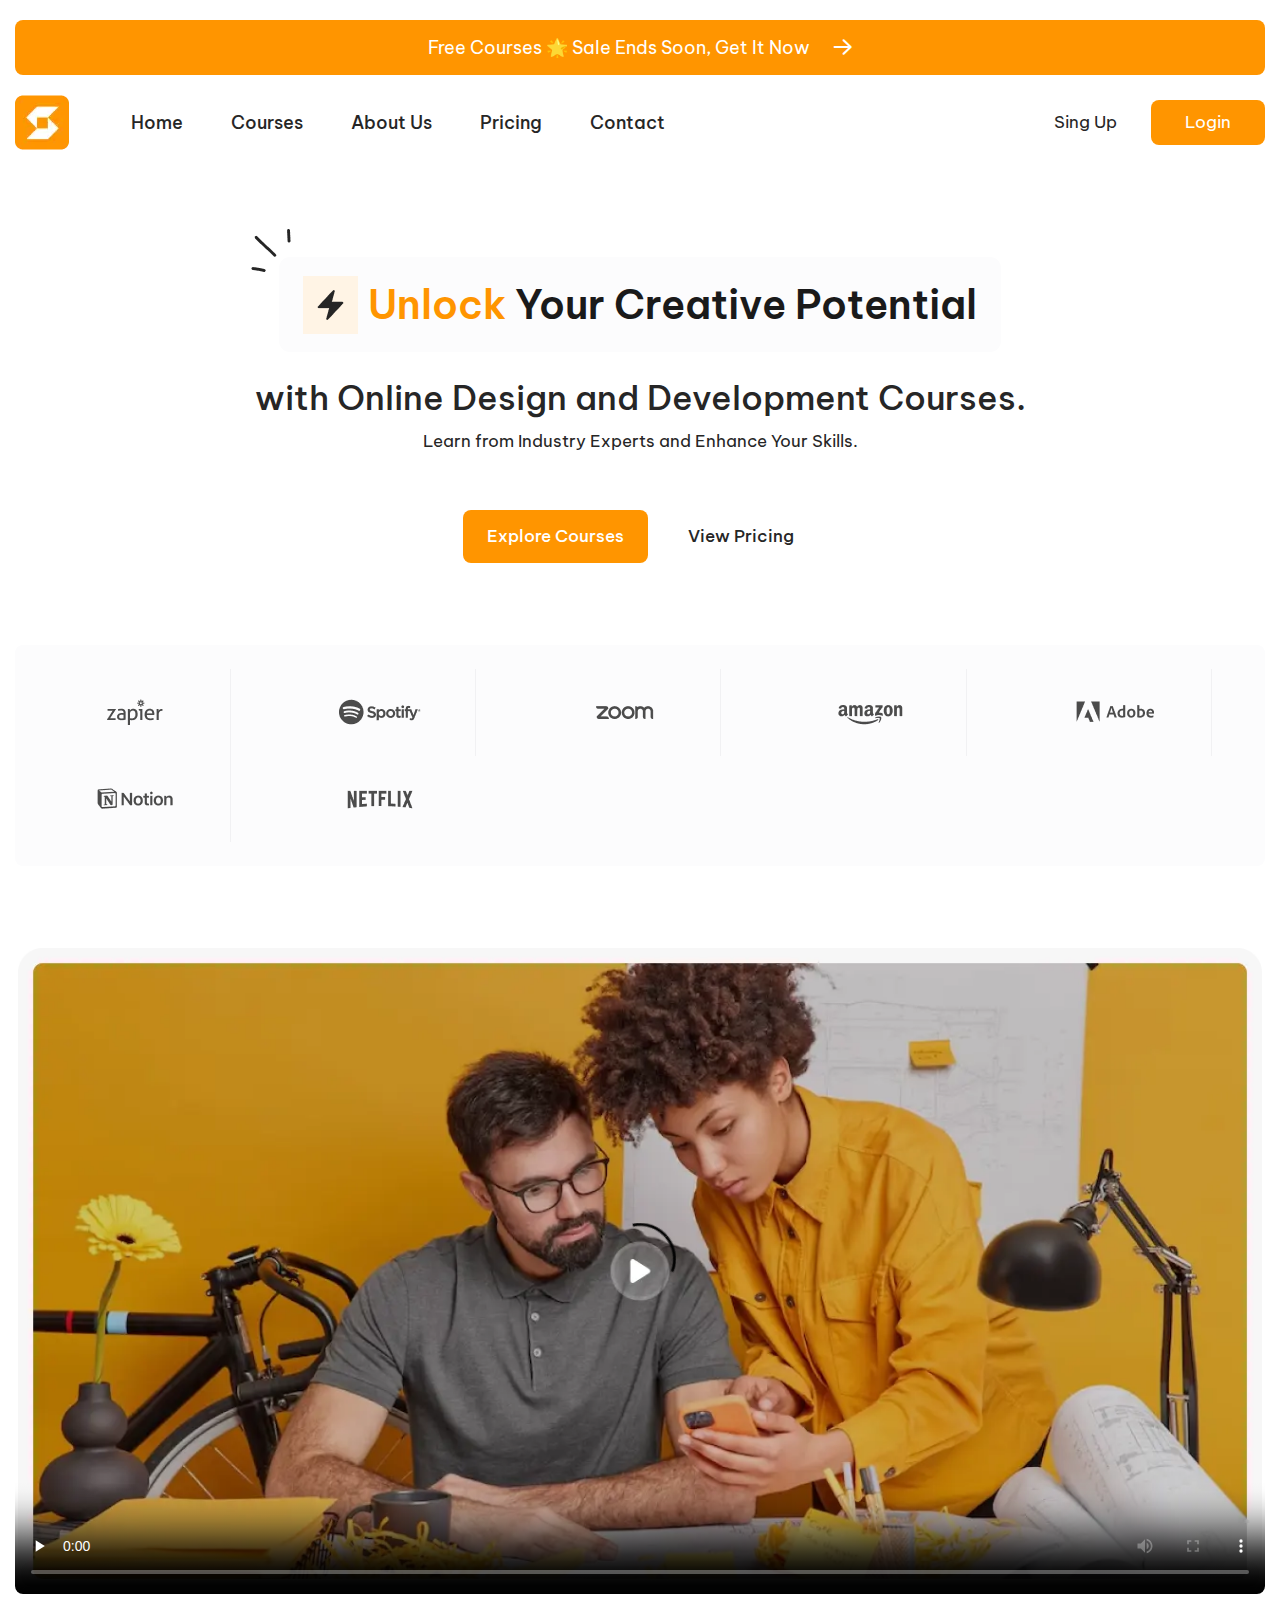
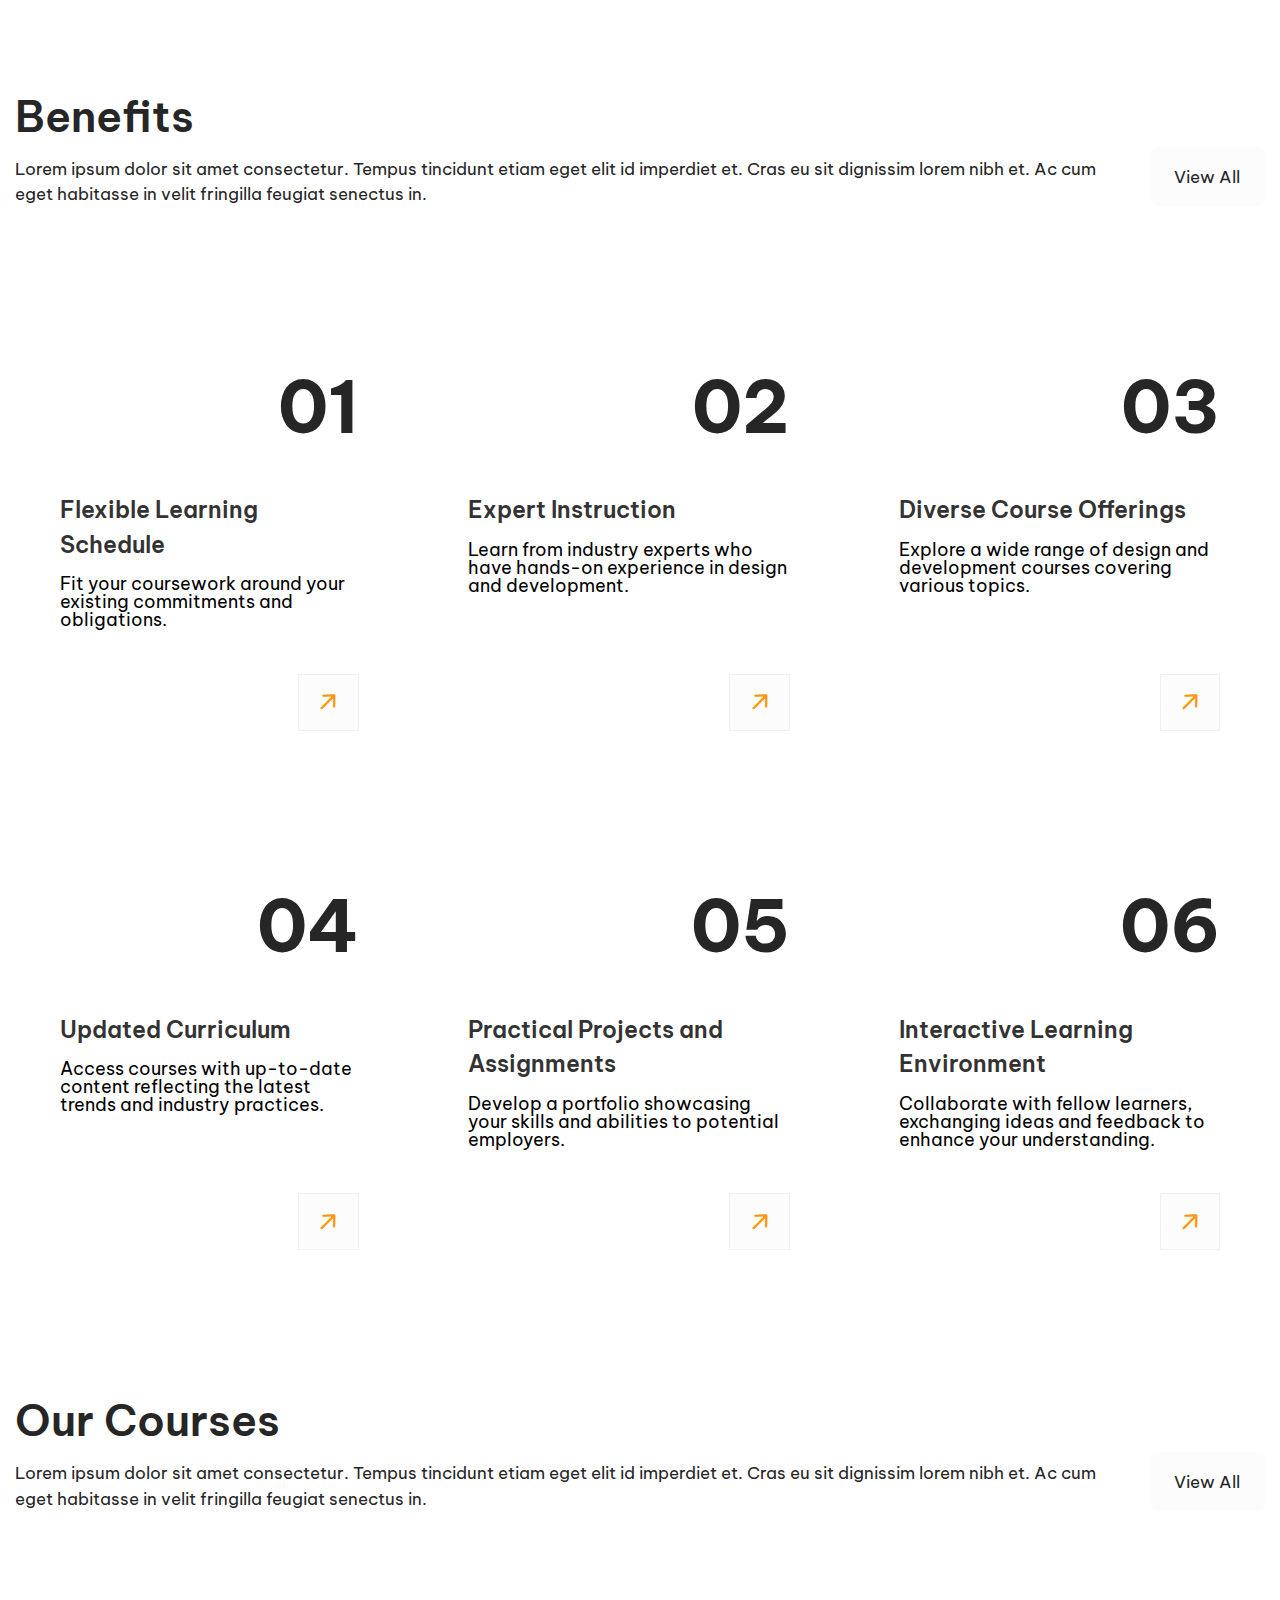
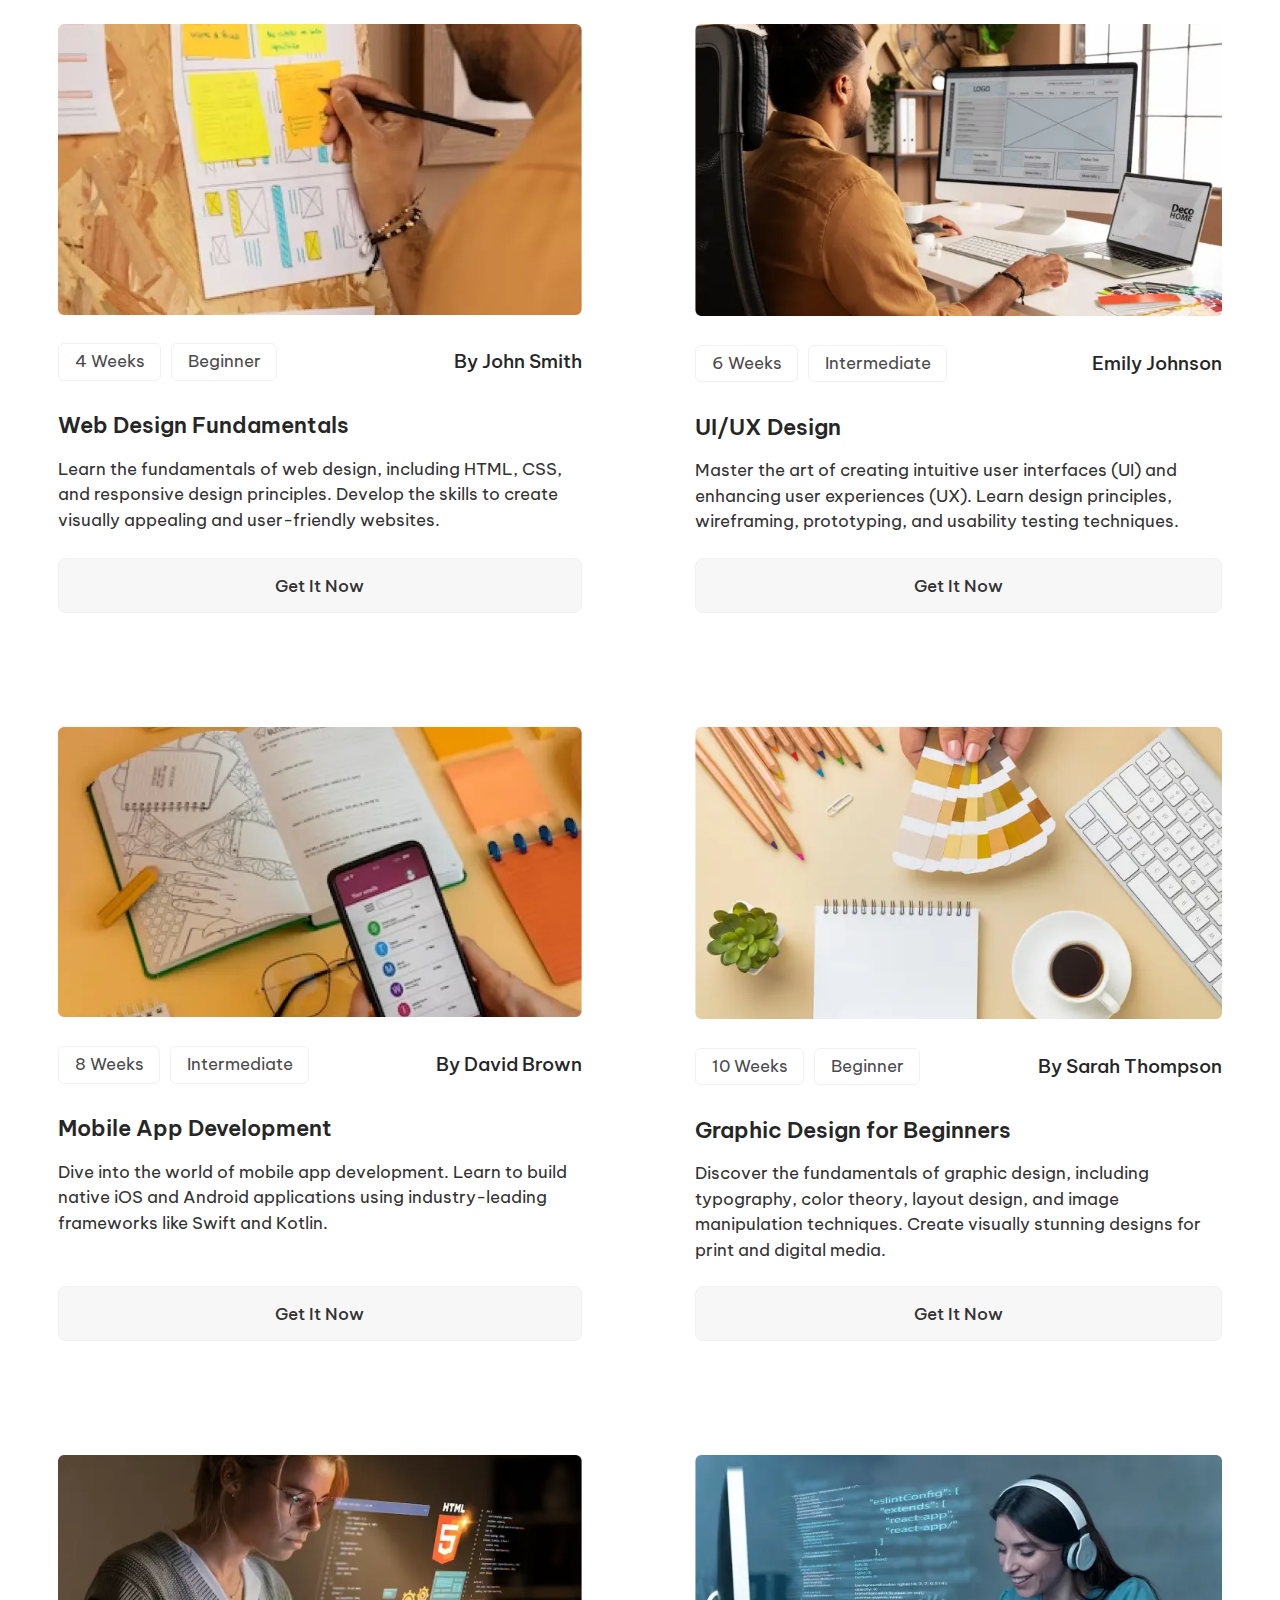
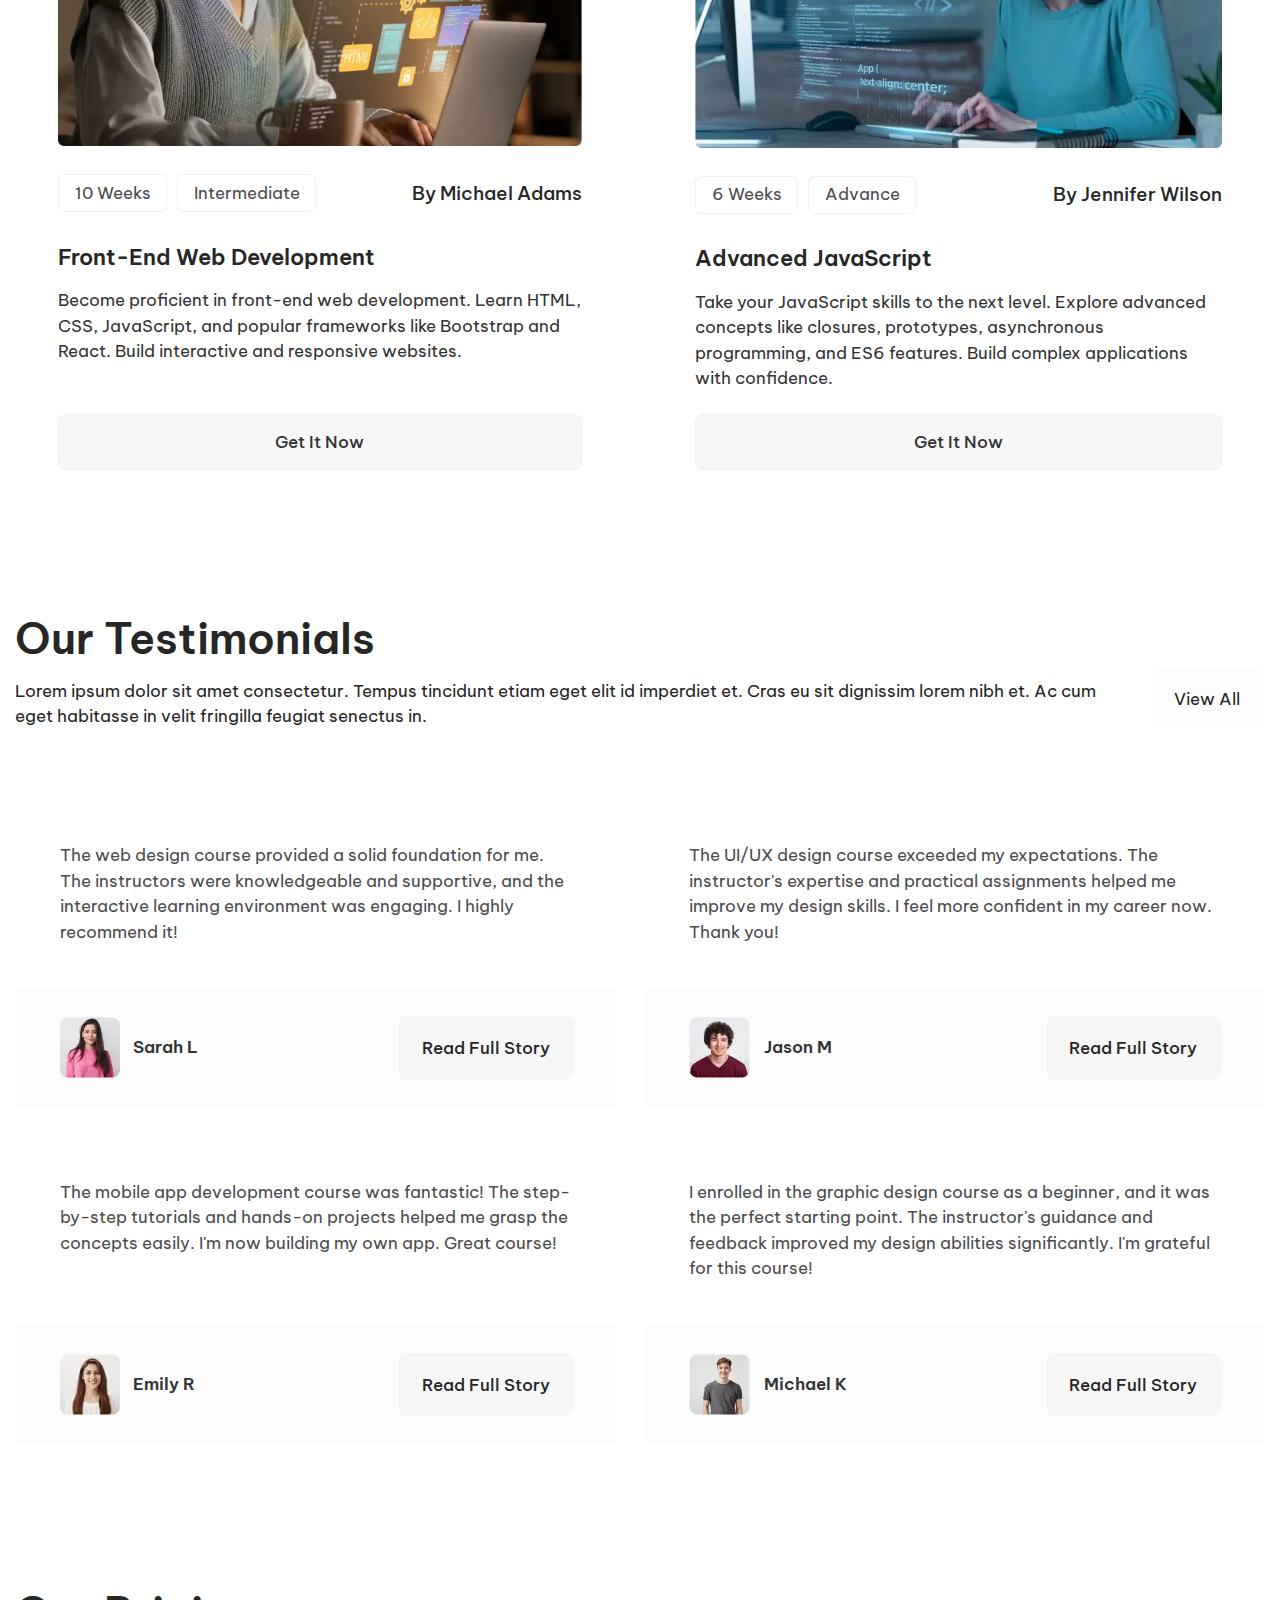
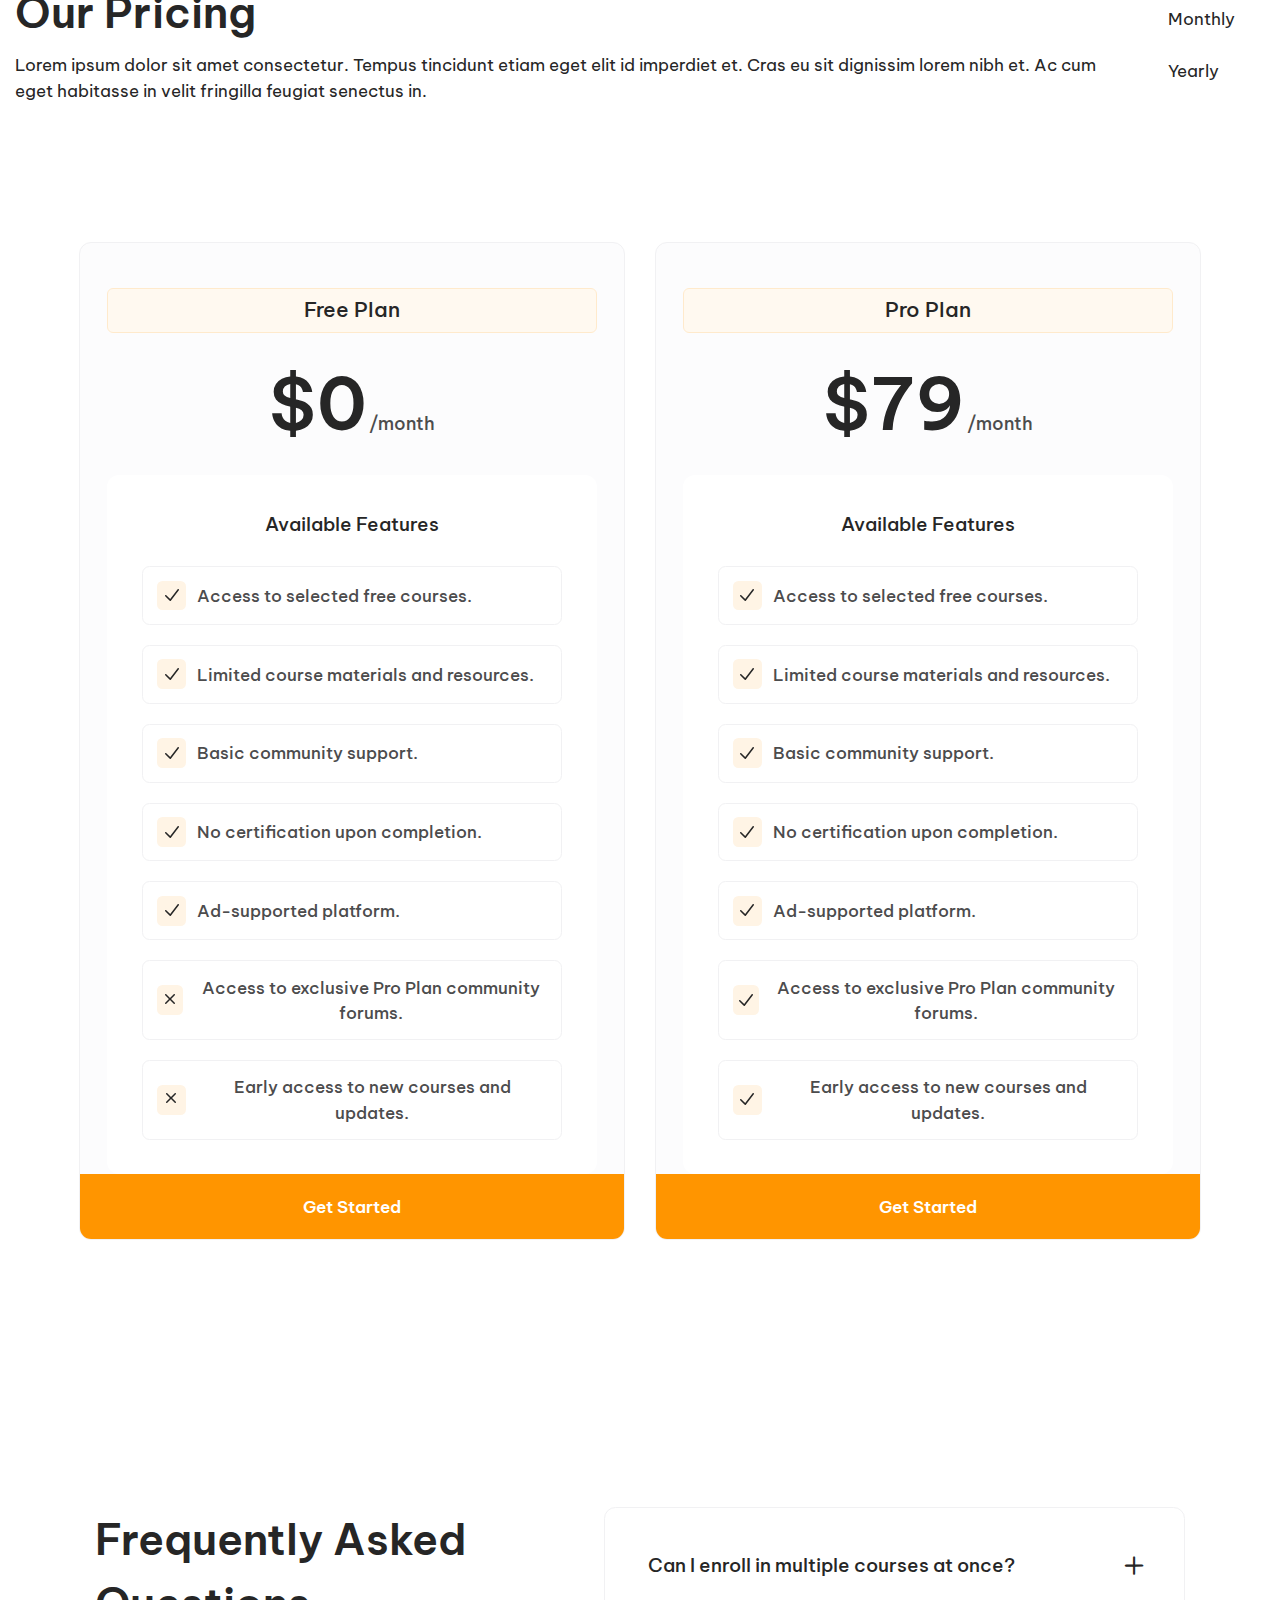
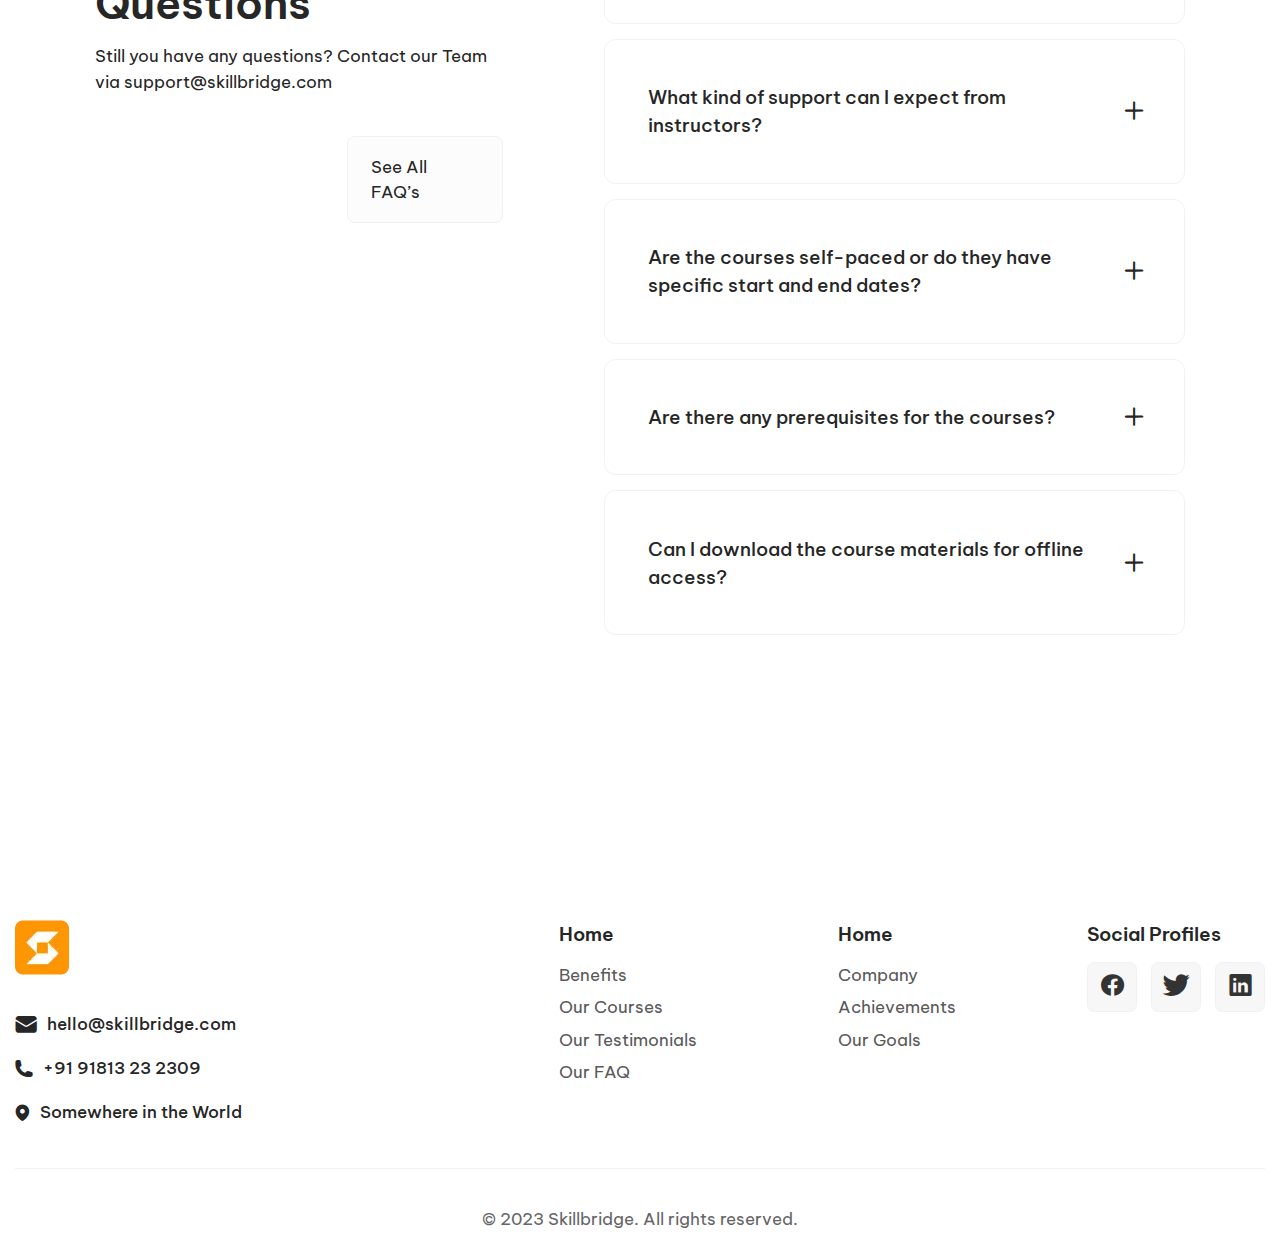
<file: index.html>
<!DOCTYPE html>
<html lang="en">

<head>
	<title>HomePage</title>
	<meta charset="UTF-8">
	<meta name="format-detection" content="telephone=no">
	<!-- <style>body{opacity: 0;}</style> -->
	<link rel="stylesheet" href="css/style.min.css?_v=20240527143716">
	<link rel="shortcut icon" href="favicon.ico">
	<!-- <meta name="robots" content="noindex, nofollow"> -->
	<meta name="viewport" content="width=device-width, initial-scale=1.0">
</head>

<body>
	<div class="wrapper">
		<header class="header">
			<div class="header__top-container">
				<a href="#" class="header__top-banner">

					<div class="header__top-icon ">Free Courses 🌟 Sale Ends Soon, Get It Now</div>
				</a>
			</div>
			<div class="header__container">
				<div class="header__menu-body">
					<div class="header__menu-navigation">
						<a href="#" class="header__menu-logo" title="Main Page">
							<img src="img/0.header/Logo.webp" alt="Logo">
						</a>
						<div class="header__menu menu">
							<button data-da=".header__menu-btns, 767.98" type="button" class="menu__icon icon-menu"><span></span></button>
							<nav class="menu__body">
								<ul class="menu__list">
									<li class="menu__item"><a href="index.html" class="menu__link">Home</a></li>
									<li class="menu__item"><a href="courses.html" class="menu__link">Courses</a></li>
									<li class="menu__item"><a href="#" class="menu__link">About Us</a></li>
									<li class="menu__item"><a href="#" class="menu__link">Pricing</a></li>
									<li class="menu__item"><a href="contact.html" class="menu__link">Contact</a></li>
								</ul>
							</nav>
						</div>
					</div>

					<div class="header__menu-btns">
						<button type="submit" class="header__menu-sing">Sing Up</button>
						<a href="login.html" class="header__menu-login">Login</a>
					</div>
				</div>
			</div>
		</header>
		<main class="page">
			<section class="unlock">
				<div class="unlock__container">
					<div class="unlock__content">
						<div class="unlock__content-top">
							<div class="unlock__content-detail">
								<img src="img/1.unlock/AbstractLine.webp" alt="Detail">
							</div>
							<div class="unlock__top-icn">
								<img src="img/1.unlock/icon.webp" alt="Icon">
							</div>
							<div class="unlock__top-h1">
								<h1 class="unlock__top-title"> <span>Unlock</span> Your Creative Potential</h1>
							</div>
						</div>
						<div class="unlock__content-middle">
							<h2 class="unlock__middle-subtitle">with Online Design and Development Courses.</h2>
							<p class="unlock__middle-text">Learn from Industry Experts and Enhance Your Skills.</p>
						</div>
						<div class="unlock__content-links">
							<a href="#" class="unlock__content-link orange-link">Explore Courses</a>
							<a href="#" class="unlock__content-link">View Pricing</a>
						</div>
					</div>

				</div>
			</section>

			<div class="partners">
				<div class="partners__container">
					<ul class="partners__body">
						<li class="partners__body-item">
							<img src="img/2.partners/1.webp" alt="Partners__logo">
						</li>
						<li class="partners__body-item">
							<img src="img/2.partners/2.webp" alt="Partners__logo">
						</li>
						<li class="partners__body-item">
							<img src="img/2.partners/3.webp" alt="Partners__logo">
						</li>
						<li class="partners__body-item">
							<img src="img/2.partners/4.webp" alt="Partners__logo">
						</li>
						<li class="partners__body-item">
							<img src="img/2.partners/5.webp" alt="Partners__logo">
						</li>
						<li class="partners__body-item">
							<img src="img/2.partners/6.webp" alt="Partners__logo">
						</li>
						<li class="partners__body-item">
							<img src="img/2.partners/7.webp" alt="Partners__logo">
						</li>
					</ul>
				</div>
			</div>

			<div class="video">
				<div class="video__container">
					<div class="video__body">
						<video src="img/3.video/video.mp4" preload="none" class="video__file" poster="img/3.video/poster1.webp" controls></video>
					</div>
				</div>
			</div>

			<section class="benefits">
				<div class="benefits__container">
					<div class="common__header">
						<div class="common__content">
							<h2 class="common__title">Benefits</h2>
							<div class="common__txt">
								<p>Lorem ipsum dolor sit amet consectetur. Tempus tincidunt etiam eget elit id imperdiet et. Cras eu
									sit dignissim lorem nibh et. Ac cum eget habitasse in velit fringilla feugiat senectus in.</p>
							</div>
						</div>
						<div class="common__btn">
							<a href="#" class="common__btn-link">View All</a>
						</div>
					</div>
					<div class="benefits__content">
						<div class="benefits__content-item">
							<div class="benefits__item-header">
								<p>01</p>
							</div>
							<div class="benefits__content-body">
								<a href="#" class="benefits__body-link">
									<h3 class="benefits__body-title">Flexible Learning Schedule</h3>
								</a>
								<p class="benefits__body-text">
									Fit your coursework around your existing commitments and obligations.
								</p>
							</div>
							<div class="benefits__contents-footer">
								<a href="#" class="benefits__content-link"></a>
							</div>
						</div>

						<div class="benefits__content-item">
							<div class="benefits__item-header">
								<p>02</p>
							</div>
							<div class="benefits__content-body">
								<a href="#" class="benefits__body-link">
									<h3 class="benefits__body-title">Expert Instruction</h3>
								</a>
								<p class="benefits__body-text">
									Learn from industry experts who have hands-on experience in design and development.
								</p>
							</div>
							<div class="benefits__contents-footer">
								<a href="#" class="benefits__content-link"></a>
							</div>
						</div>

						<div class="benefits__content-item">
							<div class="benefits__item-header">
								<p>03</p>
							</div>
							<div class="benefits__content-body">
								<a href="#" class="benefits__body-link">
									<h3 class="benefits__body-title">Diverse Course Offerings</h3>
								</a>
								<p class="benefits__body-text">
									Explore a wide range of design and development courses covering various topics.
								</p>
							</div>
							<div class="benefits__contents-footer">
								<a href="#" class="benefits__content-link"></a>
							</div>
						</div>

						<div class="benefits__content-item">
							<div class="benefits__item-header">
								<p>04</p>
							</div>
							<div class="benefits__content-body">
								<a href="#" class="benefits__body-link">
									<h3 class="benefits__body-title">Updated Curriculum</h3>
								</a>
								<p class="benefits__body-text">
									Access courses with up-to-date content reflecting the latest trends and industry practices.
								</p>
							</div>
							<div class="benefits__contents-footer">
								<a href="#" class="benefits__content-link"></a>
							</div>
						</div>

						<div class="benefits__content-item">
							<div class="benefits__item-header">
								<p>05</p>
							</div>
							<div class="benefits__content-body">
								<a href="#" class="benefits__body-link">
									<h3 class="benefits__body-title">Practical Projects and Assignments</h3>
								</a>
								<p class="benefits__body-text">
									Develop a portfolio showcasing your skills and abilities to potential employers.
								</p>
							</div>
							<div class="benefits__contents-footer">
								<a href="#" class="benefits__content-link"></a>
							</div>
						</div>

						<div class="benefits__content-item">
							<div class="benefits__item-header">
								<p>06</p>
							</div>
							<div class="benefits__content-body">
								<a href="#" class="benefits__body-link">
									<h3 class="benefits__body-title">Interactive Learning Environment</h3>
								</a>
								<p class="benefits__body-text">
									Collaborate with fellow learners, exchanging ideas and feedback to enhance your understanding.
								</p>
							</div>
							<div class="benefits__contents-footer">
								<a href="#" class="benefits__content-link"></a>
							</div>
						</div>
					</div>
				</div>
			</section>

			<section class="ourcourses">
				<div class="ourcourses__container">
					<div class="common__header">
						<div class="common__content">
							<h2 class="common__title">Our Courses</h2>
							<div class="common__txt">
								<p>Lorem ipsum dolor sit amet consectetur. Tempus tincidunt etiam eget elit id imperdiet et. Cras eu
									sit dignissim lorem nibh et. Ac cum eget habitasse in velit fringilla feugiat senectus in.</p>
							</div>
						</div>
						<div class="common__btn">
							<a href="courses.html" class="common__btn-link">View All</a>
						</div>
					</div>

					<div class="ourcourses__items">
						<div class="ourcourses__item">
							<div class="ourcourses__img">
								<img src="img/5.our_courses/1.webp" alt="image">
							</div>
							<div class="ourcourses__details">
								<div class="ourcourses__inf">
									<p class="ourcourses__text">4 Weeks</p>
									<p class="ourcourses__text">Beginner</p>
								</div>
								<div class="ourcourses__author">
									<a href="#" class="ourcourses__autor-link">By John Smith</a>
								</div>
							</div>
							<div class="ourcourses__content">
								<h3 class="ourcourses__content-title">Web Design Fundamentals</h3>
								<p class="ourcourses__content-text">
									Learn the fundamentals of web design, including HTML, CSS, and responsive design principles.
									Develop the skills to create visually appealing and user-friendly websites.
								</p>
							</div>
							<div class="ourcourses__btns">
								<a href="#" class="ourcourses__content-btn">Get It Now</a>
							</div>
						</div>

						<div class="ourcourses__item">
							<div class="ourcourses__img">
								<img src="img/5.our_courses/2.webp" alt="image">
							</div>
							<div class="ourcourses__details">
								<div class="ourcourses__inf">
									<p class="ourcourses__text">6 Weeks</p>
									<p class="ourcourses__text">Intermediate</p>
								</div>
								<div class="ourcourses__author">
									<a href="#" class="ourcourses__autor-link">Emily Johnson</a>
								</div>
							</div>
							<div class="ourcourses__content">
								<h3 class="ourcourses__content-title">UI/UX Design</h3>
								<p class="ourcourses__content-text">
									Master the art of creating intuitive user interfaces (UI) and enhancing user experiences (UX).
									Learn design principles, wireframing, prototyping, and usability testing techniques.
								</p>
							</div>
							<div class="ourcourses__btns">
								<a href="#" class="ourcourses__content-btn">Get It Now</a>
							</div>
						</div>

						<div class="ourcourses__item">
							<div class="ourcourses__img">
								<img src="img/5.our_courses/3.webp" alt="image">
							</div>
							<div class="ourcourses__details">
								<div class="ourcourses__inf">
									<p class="ourcourses__text">8 Weeks</p>
									<p class="ourcourses__text">Intermediate</p>
								</div>
								<div class="ourcourses__author">
									<a href="#" class="ourcourses__autor-link">By David Brown</a>
								</div>
							</div>
							<div class="ourcourses__content">
								<h3 class="ourcourses__content-title">Mobile App Development</h3>
								<p class="ourcourses__content-text">
									Dive into the world of mobile app development. Learn to build native iOS and Android applications
									using industry-leading frameworks like Swift and Kotlin.
								</p>
							</div>
							<div class="ourcourses__btns">
								<a href="#" class="ourcourses__content-btn">Get It Now</a>
							</div>
						</div>

						<div class="ourcourses__item">
							<div class="ourcourses__img">
								<img src="img/5.our_courses/4.webp" alt="image">
							</div>
							<div class="ourcourses__details">
								<div class="ourcourses__inf">
									<p class="ourcourses__text">10 Weeks</p>
									<p class="ourcourses__text">Beginner</p>
								</div>
								<div class="ourcourses__author">
									<a href="#" class="ourcourses__autor-link">By Sarah Thompson</a>
								</div>
							</div>
							<div class="ourcourses__content">
								<h3 class="ourcourses__content-title">Graphic Design for Beginners</h3>
								<p class="ourcourses__content-text">
									Discover the fundamentals of graphic design, including typography, color theory, layout design, and
									image manipulation techniques. Create visually stunning designs for print and digital media.
								</p>
							</div>
							<div class="ourcourses__btns">
								<a href="#" class="ourcourses__content-btn">Get It Now</a>
							</div>
						</div>

						<div class="ourcourses__item">
							<div class="ourcourses__img">
								<img src="img/5.our_courses/5.webp" alt="image">
							</div>
							<div class="ourcourses__details">
								<div class="ourcourses__inf">
									<p class="ourcourses__text">10 Weeks</p>
									<p class="ourcourses__text">Intermediate</p>
								</div>
								<div class="ourcourses__author">
									<a href="#" class="ourcourses__autor-link">By Michael Adams</a>
								</div>
							</div>
							<div class="ourcourses__content">
								<h3 class="ourcourses__content-title">Front-End Web Development</h3>
								<p class="ourcourses__content-text">
									Become proficient in front-end web development. Learn HTML, CSS, JavaScript, and popular frameworks
									like Bootstrap and React. Build interactive and responsive websites.
								</p>
							</div>
							<div class="ourcourses__btns">
								<a href="#" class="ourcourses__content-btn">Get It Now</a>
							</div>
						</div>

						<div class="ourcourses__item">
							<div class="ourcourses__img">
								<img src="img/5.our_courses/6.webp" alt="image">
							</div>
							<div class="ourcourses__details">
								<div class="ourcourses__inf">
									<p class="ourcourses__text">6 Weeks</p>
									<p class="ourcourses__text">Advance</p>
								</div>
								<div class="ourcourses__author">
									<a href="#" class="ourcourses__autor-link">By Jennifer Wilson</a>
								</div>
							</div>
							<div class="ourcourses__content">
								<h3 class="ourcourses__content-title">Advanced JavaScript</h3>
								<p class="ourcourses__content-text">
									Take your JavaScript skills to the next level. Explore advanced concepts like closures, prototypes,
									asynchronous programming, and ES6 features. Build complex applications with confidence.
								</p>
							</div>
							<div class="ourcourses__btns">
								<a href="#" class="ourcourses__content-btn">Get It Now</a>
							</div>
						</div>
					</div>
				</div>
			</section>

			<section class="testimonials">
				<div class="testimonials__container">
					<div class="common__header">
						<div class="common__content">
							<h2 class="common__title">Our Testimonials</h2>
							<div class="common__txt">
								<p>Lorem ipsum dolor sit amet consectetur. Tempus tincidunt etiam eget elit id imperdiet et. Cras eu
									sit dignissim lorem nibh et. Ac cum eget habitasse in velit fringilla feugiat senectus in.</p>
							</div>
						</div>
						<div class="common__btn">
							<a href="#" class="common__btn-link">View All</a>
						</div>
					</div>

					<div class="testimonials__items">
						<div class="testimonials__item">
							<div class="testimonials__item-top">
								<p>The web design course provided a solid foundation for me. The instructors were knowledgeable and
									supportive, and the interactive learning environment was engaging. I highly recommend it!</p>
							</div>
							<div class="testimonials__item-bottom">
								<div class="testimonials__user-info">
									<div class="testimonials__user-img">
										<img src="img/6.our_testimonials/1.webp" alt="User">
									</div>
									<p class="testimonials__user-name">Sarah L</p>
								</div>

								<a href="#" class="testimonials__bottom-link">Read Full Story</a>
							</div>
						</div>

						<div class="testimonials__item">
							<div class="testimonials__item-top">
								<p>The UI/UX design course exceeded my expectations. The instructor's expertise and practical
									assignments helped me improve my design skills. I feel more confident in my career now. Thank you!
								</p>
							</div>
							<div class="testimonials__item-bottom">
								<div class="testimonials__user-info">
									<div class="testimonials__user-img">
										<img src="img/6.our_testimonials/2.webp" alt="User">
									</div>
									<p class="testimonials__user-name">Jason M</p>
								</div>

								<a href="#" class="testimonials__bottom-link">Read Full Story</a>
							</div>
						</div>

						<div class="testimonials__item">
							<div class="testimonials__item-top">
								<p>The mobile app development course was fantastic! The step-by-step tutorials and hands-on projects
									helped me grasp the concepts easily. I'm now building my own app. Great course!</p>
							</div>
							<div class="testimonials__item-bottom">
								<div class="testimonials__user-info">
									<div class="testimonials__user-img">
										<img src="img/6.our_testimonials/3.webp" alt="User">
									</div>
									<p class="testimonials__user-name">Emily R</p>
								</div>

								<a href="#" class="testimonials__bottom-link">Read Full Story</a>
							</div>
						</div>

						<div class="testimonials__item">
							<div class="testimonials__item-top">
								<p>I enrolled in the graphic design course as a beginner, and it was the perfect starting point. The
									instructor's guidance and feedback improved my design abilities significantly. I'm grateful for
									this course!</p>
							</div>
							<div class="testimonials__item-bottom">
								<div class="testimonials__user-info">
									<div class="testimonials__user-img">
										<img src="img/6.our_testimonials/4.webp" alt="User">
									</div>
									<p class="testimonials__user-name">Michael K</p>
								</div>

								<a href="#" class="testimonials__bottom-link">Read Full Story</a>
							</div>
						</div>
					</div>
				</div>
			</section>

			<section class="pricing">
				<div class="pricing__container">
					<div class="common__header">
						<div class="common__content">
							<h2 class="common__title">Our Pricing</h2>
							<div class="common__txt">
								<p>Lorem ipsum dolor sit amet consectetur. Tempus tincidunt etiam eget elit id imperdiet et. Cras eu
									sit dignissim lorem nibh et. Ac cum eget habitasse in velit fringilla feugiat senectus in.</p>
							</div>
						</div>
						<div class="common__btn common__btn-frame">
							<a href="#" class="common__btn-link common__link">Monthly</a>
							<a href="#" class="common__btn-link common__link">Yearly</a>
						</div>
					</div>

					<div class="pricing__items">
						<div class="pricing__item">
							<div class="pricing__item-plan">Free Plan</div>
							<div class="pricing__item-price">$0 <span>/month</span></div>
							<div class="pricing__item-features">
								<h4 class="pricing__item-title">Available Features</h4>
								<div class="pricing__item-feature">
									<div class="pricing__item-icon">
										<img src="img/icons/yes.svg" alt="Icon">
									</div>
									<div class="pricing__item-text">
										<p>Access to selected free courses.</p>
									</div>
								</div>

								<div class="pricing__item-feature">
									<div class="pricing__item-icon">
										<img src="img/icons/yes.svg" alt="Icon">
									</div>
									<div class="pricing__item-text">
										<p>Limited course materials and resources.</p>
									</div>
								</div>

								<div class="pricing__item-feature">
									<div class="pricing__item-icon">
										<img src="img/icons/yes.svg" alt="Icon">
									</div>
									<div class="pricing__item-text">
										<p>Basic community support.</p>
									</div>
								</div>

								<div class="pricing__item-feature">
									<div class="pricing__item-icon">
										<img src="img/icons/yes.svg" alt="Icon">
									</div>
									<div class="pricing__item-text">
										<p>No certification upon completion.</p>
									</div>
								</div>

								<div class="pricing__item-feature">
									<div class="pricing__item-icon">
										<img src="img/icons/yes.svg" alt="Icon">
									</div>
									<div class="pricing__item-text">
										<p>Ad-supported platform.</p>
									</div>
								</div>

								<div class="pricing__item-feature">
									<div class="pricing__item-icon">
										<img src="img/icons/no.svg" alt="Icon">
									</div>
									<div class="pricing__item-text">
										<p>Access to exclusive Pro Plan community forums.</p>
									</div>
								</div>

								<div class="pricing__item-feature">
									<div class="pricing__item-icon">
										<img src="img/icons/no.svg" alt="Icon">
									</div>
									<div class="pricing__item-text">
										<p>Early access to new courses and updates.</p>
									</div>
								</div>

							</div>
							<a href="#" class="pricing__item-link">Get Started</a>
						</div>

						<div class="pricing__item">
							<div class="pricing__item-plan">Pro Plan</div>
							<div class="pricing__item-price">$79 <span>/month</span></div>
							<div class="pricing__item-features">
								<h4 class="pricing__item-title">Available Features</h4>
								<div class="pricing__item-feature">
									<div class="pricing__item-icon">
										<img src="img/icons/yes.svg" alt="Icon">
									</div>
									<div class="pricing__item-text">
										<p>Access to selected free courses.</p>
									</div>
								</div>

								<div class="pricing__item-feature">
									<div class="pricing__item-icon">
										<img src="img/icons/yes.svg" alt="Icon">
									</div>
									<div class="pricing__item-text">
										<p>Limited course materials and resources.</p>
									</div>
								</div>

								<div class="pricing__item-feature">
									<div class="pricing__item-icon">
										<img src="img/icons/yes.svg" alt="Icon">
									</div>
									<div class="pricing__item-text">
										<p>Basic community support.</p>
									</div>
								</div>

								<div class="pricing__item-feature">
									<div class="pricing__item-icon">
										<img src="img/icons/yes.svg" alt="Icon">
									</div>
									<div class="pricing__item-text">
										<p>No certification upon completion.</p>
									</div>
								</div>

								<div class="pricing__item-feature">
									<div class="pricing__item-icon">
										<img src="img/icons/yes.svg" alt="Icon">
									</div>
									<div class="pricing__item-text">
										<p>Ad-supported platform.</p>
									</div>
								</div>

								<div class="pricing__item-feature">
									<div class="pricing__item-icon">
										<img src="img/icons/yes.svg" alt="Icon">
									</div>
									<div class="pricing__item-text">
										<p>Access to exclusive Pro Plan community forums.</p>
									</div>
								</div>

								<div class="pricing__item-feature">
									<div class="pricing__item-icon">
										<img src="img/icons/yes.svg" alt="Icon">
									</div>
									<div class="pricing__item-text">
										<p>Early access to new courses and updates.</p>
									</div>
								</div>
							</div>
							<a href="#" class="pricing__item-link">Get Started</a>
						</div>
					</div>
				</div>
			</section>

			<section class="frequently">
				<div class="frequently__container">
					<div class="common__header common__frequently">
						<div class="common__content common__content-frequently">
							<h2 class="common__title">Frequently Asked Questions</h2>
							<div class="common__txt">
								<p>Still you have any questions? Contact our Team via support@skillbridge.com</p>
							</div>
						</div>
						<div class="common__btn">
							<a href="#" class="common__btn-link common__link-frequently">See All FAQ’s</a>
						</div>
					</div>

					<div class="frequently__spollers">

						<div data-spollers class="spollers">
							<details class="spollers__item">
								<summary class="spollers__title">Can I enroll in multiple courses at
									once?</summary>
								<div class="spollers__body">
									<p>
										Absolutely! You can enroll in multiple courses simultaneously and access them at your
										convenience.
									</p>

									<a href="#" class="spollers__body-link">
										<p>Enrollment Process for Different Courses</p>
									</a>
								</div>
							</details>

							<details class="spollers__item">
								<summary class="spollers__title">What kind of support can I expect from
									instructors?</summary>
								<div class="spollers__body">
									<p>
										Absolutely! You can enroll in multiple courses simultaneously and access them at your
										convenience.
									</p>

									<a href="#" class="spollers__body-link">
										<p>Enrollment Process for Different Courses</p>
									</a>
								</div>
							</details>

							<details class="spollers__item">
								<summary class="spollers__title">Are the courses self-paced or do they have
									specific start and end dates?</summary>
								<div class="spollers__body">
									<p>
										Absolutely! You can enroll in multiple courses simultaneously and access them at your
										convenience.
									</p>

									<a href="#" class="spollers__body-link">
										<p>Enrollment Process for Different Courses</p>
									</a>
								</div>
							</details>

							<details class="spollers__item">
								<summary class="spollers__title">Are there any prerequisites for the
									courses?</summary>
								<div class="spollers__body">
									<p>
										Absolutely! You can enroll in multiple courses simultaneously and access them at your
										convenience.
									</p>

									<a href="#" class="spollers__body-link">
										<p>Enrollment Process for Different Courses</p>
									</a>
								</div>
							</details>

							<details class="spollers__item">
								<summary class="spollers__title">Can I download the course materials for
									offline access?</summary>
								<div class="spollers__body">
									<p>
										Absolutely! You can enroll in multiple courses simultaneously and access them at your
										convenience.
									</p>

									<a href="#" class="spollers__body-link">
										<p>Enrollment Process for Different Courses</p>
									</a>
								</div>
							</details>
						</div>

						<!-- <div data-spollers class="spollers">
								<div class="spollers__item">
									<button type="button" data-spoller class="spollers__title">Can I enroll in multiple courses at
										once?</button>
									<div class="spollers__body">
										<p>
											Absolutely! You can enroll in multiple courses simultaneously and access them at your
											convenience.
										</p>
			
										<a href="#" class="spollers__body-link">
											<p>Enrollment Process for Different Courses</p>
										</a>
									</div>
								</div>
			
								<div class="spollers__item">
									<button type="button" data-spoller class="spollers__title">What kind of support can I expect from
										instructors?</button>
									<div class="spollers__body">
										<p>
											Absolutely! You can enroll in multiple courses simultaneously and access them at your
											convenience.
										</p>
			
										<a href="#" class="spollers__body-link">
											<p>Enrollment Process for Different Courses</p>
										</a>
									</div>
								</div>
			
								<div class="spollers__item">
									<button type="button" data-spoller class="spollers__title">Are the courses self-paced or do they have
										specific start and end dates?</button>
									<div class="spollers__body">
										<p>
											Absolutely! You can enroll in multiple courses simultaneously and access them at your
											convenience.
										</p>
			
										<a href="#" class="spollers__body-link">
											<p>Enrollment Process for Different Courses</p>
										</a>
									</div>
								</div>
			
								<div class="spollers__item">
									<button type="button" data-spoller class="spollers__title">Are there any prerequisites for the
										courses?</button>
									<div class="spollers__body">
										<p>
											Absolutely! You can enroll in multiple courses simultaneously and access them at your
											convenience.
										</p>
			
										<a href="#" class="spollers__body-link">
											<p>Enrollment Process for Different Courses</p>
										</a>
									</div>
								</div>
			
								<div class="spollers__item">
									<button type="button" data-spoller class="spollers__title">Can I download the course materials for
										offline access?</button>
									<div class="spollers__body">
										<p>
											Absolutely! You can enroll in multiple courses simultaneously and access them at your
											convenience.
										</p>
			
										<a href="#" class="spollers__body-link">
											<p>Enrollment Process for Different Courses</p>
										</a>
									</div>
								</div>
							</div> -->
					</div>
				</div>
			</section>
		</main>
		<footer class="footer">
			<div class="footer__container">
				<div class="footer__top">
					<div class="footer__item">
						<div class="footer__item-logo">
							<a href="#" class="footer__logo-link">
								<img src="img/0.header/Logo.webp" alt="Logo">
							</a>
						</div>

						<ul class="footer__links-list">
							<li>
								<a href="mailto:hello@skillbridge.com" class="footer__link _icon-mail">hello@skillbridge.com</a>
							</li>

							<li>
								<a href="tel:+9191813232309" class="footer__link _icon-phone">+91 91813 23 2309</a>
							</li>

							<li>
								<a href="#" class="footer__link _icon-location">Somewhere in the World</a>
							</li>
						</ul>
					</div>
					<div class="footer__items">
						<div class="footer__items-links">
							<div class="footer__item">
								<h4 class="footer__item-title">Home</h4>

								<ul class="footer__item-list">
									<li>
										<a href="#" class="footer__item-link">Benefits</a>
									</li>
									<li>
										<a href="#" class="footer__item-link">Our Courses</a>
									</li>
									<li>
										<a href="#" class="footer__item-link">Our Testimonials</a>
									</li>
									<li>
										<a href="#" class="footer__item-link">Our FAQ</a>
									</li>
								</ul>
							</div>

							<div class="footer__item">
								<h4 class="footer__item-title">Home</h4>

								<ul class="footer__item-list">
									<li>
										<a href="#" class="footer__item-link">Company</a>
									</li>
									<li>
										<a href="#" class="footer__item-link">Achievements</a>
									</li>
									<li>
										<a href="#" class="footer__item-link">Our Goals</a>
									</li>
								</ul>
							</div>
						</div>

						<div class="footer__items-socials">
							<h4 class="footer__item-title">Social Profiles</h4>

							<ul class="footer__socials-links">
								<li>
									<a href="#" class="footer__socials-link _icon-facebook"></a>
								</li>
								<li>
									<a href="#" class="footer__socials-link _icon-twitter"></a>
								</li>
								<li>
									<a href="#" class="footer__socials-link _icon-linkedin"></a>
								</li>
							</ul>
						</div>
					</div>
				</div>

				<div class="footer__bottom">
					<p>© 2023 Skillbridge. All rights reserved.</p>
				</div>
			</div>
		</footer>
	</div>
	<script src="js/app.min.js?_v=20240527143716"></script>
</body>

</html>
</file>
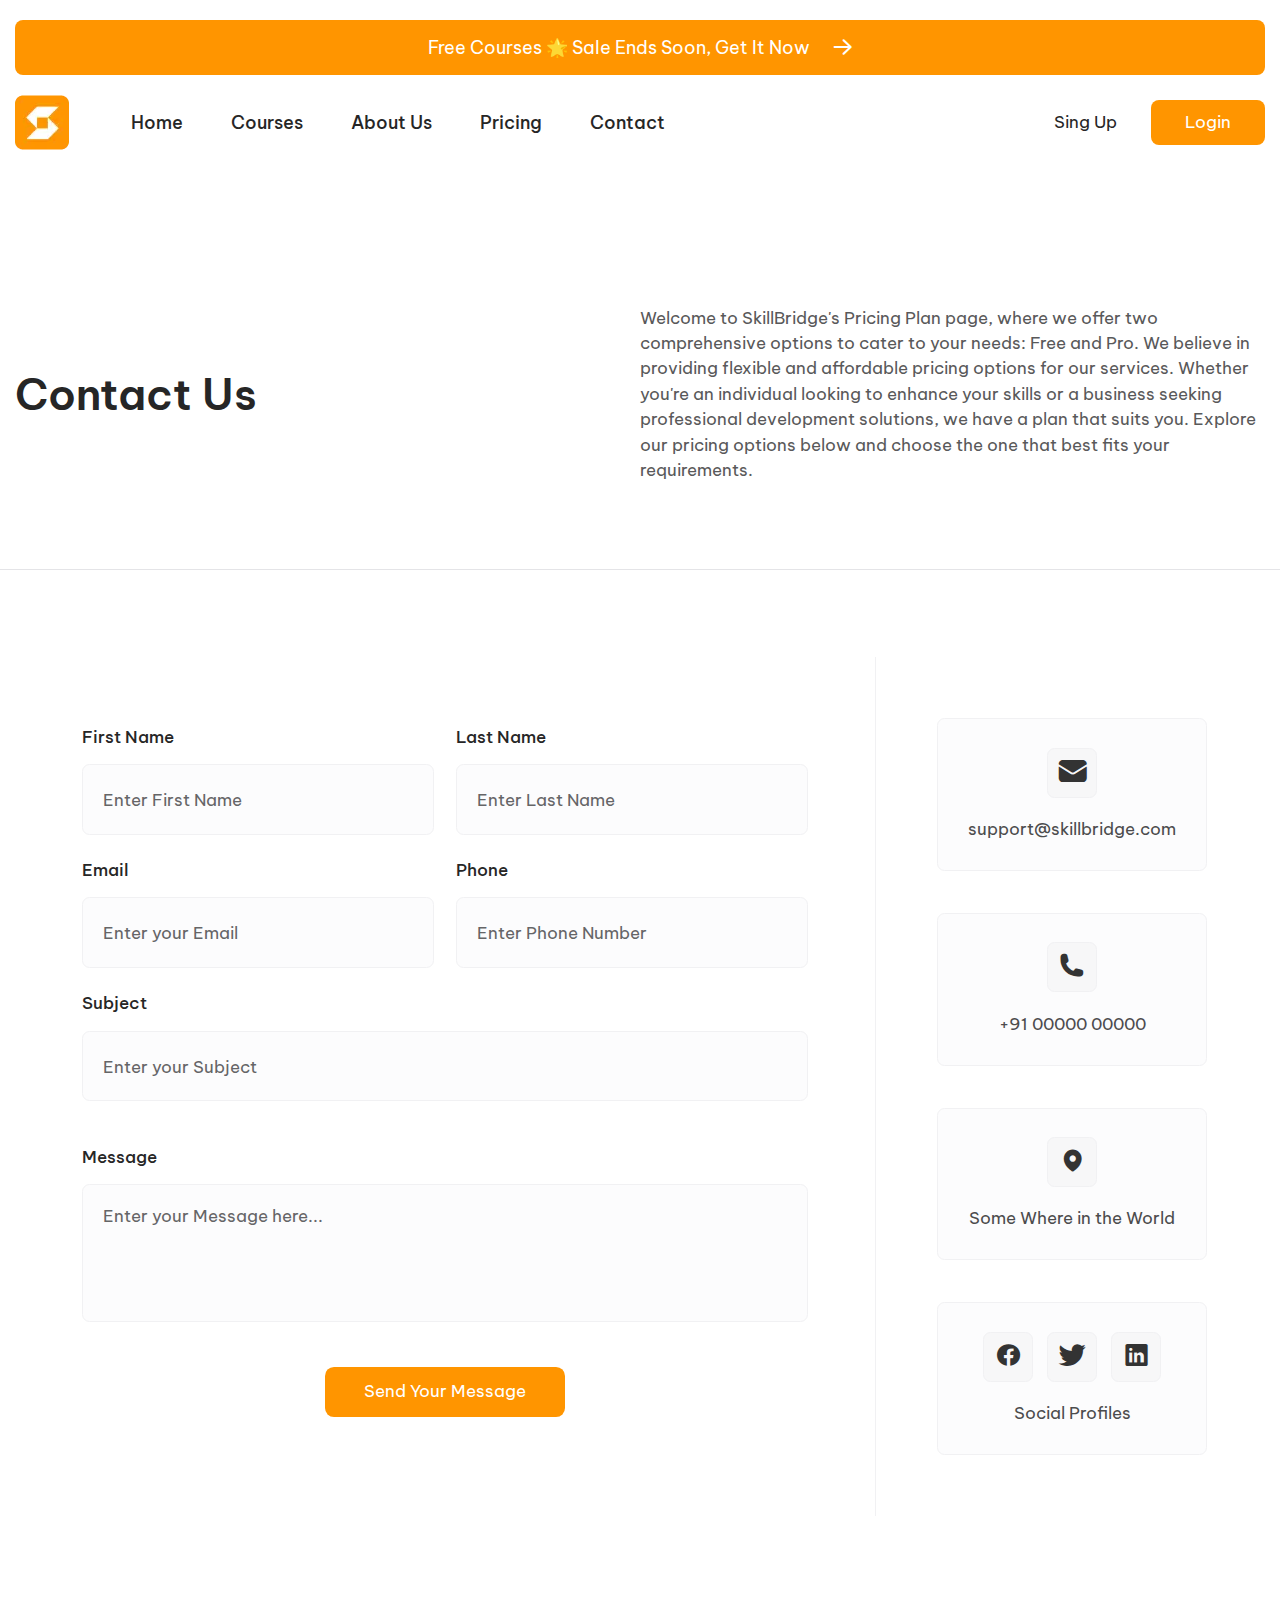
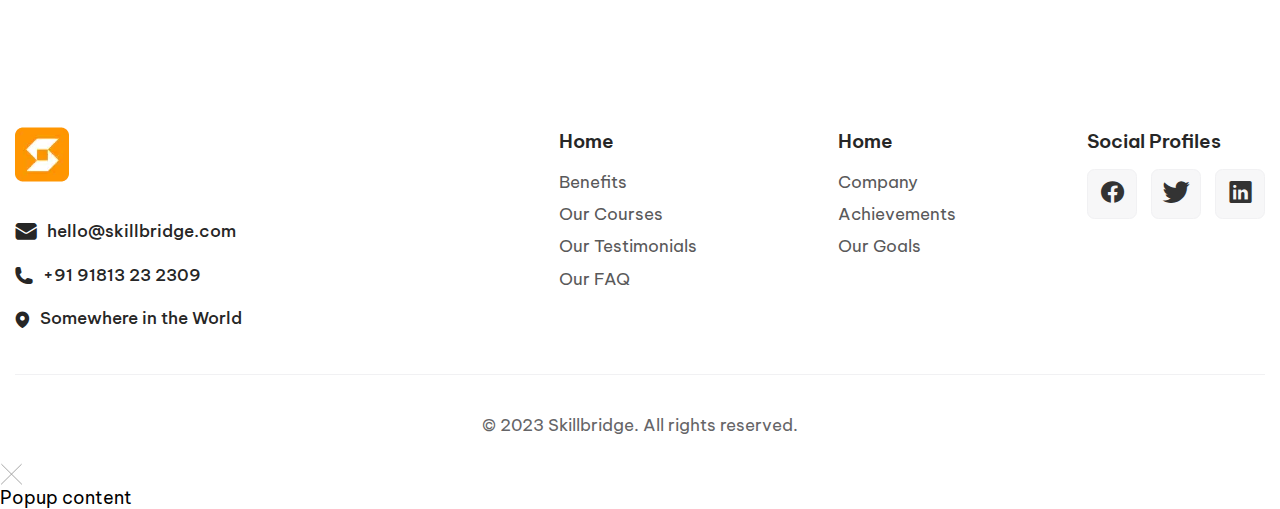
<file: contact.html>
<!DOCTYPE html>
<html lang="ru">

<head>
	<title>Courses Page</title>
	<meta charset="UTF-8">
	<meta name="format-detection" content="telephone=no">
	<!-- <style>body{opacity: 0;}</style> -->
	<link rel="stylesheet" href="css/style.min.css?_v=20240527143716">
	<link rel="shortcut icon" href="favicon.ico">
	<!-- <meta name="robots" content="noindex, nofollow"> -->
	<meta name="viewport" content="width=device-width, initial-scale=1.0">
</head>

<body>
	<div class="wrapper">
		<header class="header">
			<div class="header__top-container">
				<a href="#" class="header__top-banner">

					<div class="header__top-icon ">Free Courses 🌟 Sale Ends Soon, Get It Now</div>
				</a>
			</div>
			<div class="header__container">
				<div class="header__menu-body">
					<div class="header__menu-navigation">
						<a href="#" class="header__menu-logo" title="Main Page">
							<img src="img/0.header/Logo.webp" alt="Logo">
						</a>
						<div class="header__menu menu">
							<button data-da=".header__menu-btns, 767.98" type="button" class="menu__icon icon-menu"><span></span></button>
							<nav class="menu__body">
								<ul class="menu__list">
									<li class="menu__item"><a href="index.html" class="menu__link">Home</a></li>
									<li class="menu__item"><a href="courses.html" class="menu__link">Courses</a></li>
									<li class="menu__item"><a href="#" class="menu__link">About Us</a></li>
									<li class="menu__item"><a href="#" class="menu__link">Pricing</a></li>
									<li class="menu__item"><a href="contact.html" class="menu__link">Contact</a></li>
								</ul>
							</nav>
						</div>
					</div>

					<div class="header__menu-btns">
						<button type="submit" class="header__menu-sing">Sing Up</button>
						<a href="login.html" class="header__menu-login">Login</a>
					</div>
				</div>
			</div>
		</header>
		<main class="page">
			<section class="courses">
				<div class="courses__container">
					<div class="courses__title">
						<h1 class="courses__title-h1">
							Contact Us
						</h1>
					</div>
					<div class="courses__content">
						<p>
							Welcome to SkillBridge's Pricing Plan page, where we offer two comprehensive options to cater to your needs: Free and Pro. We believe in providing flexible and affordable pricing options for our services. Whether you're an individual looking to enhance your skills or a business seeking professional development solutions, we have a plan that suits you. Explore our pricing options below and choose the one that best fits your requirements.
						</p>
					</div>
				</div>
			</section>

			<div class="contact__list">
				<div class="contact__container">
					<div class="contact__forms">
						<form action="#" class="contact__form">
							<div class="contact__form-items">
								<div class="contact__form-item">
									<label for="" class="contact__form-name">First Name</label>
									<input autocomplete="off" type="text" name="form[]" data-error="Ошибка" placeholder="Enter First Name" class="contact__item-input">
								</div>

								<div class="contact__form-item">
									<label for="" class="contact__form-name">Last Name</label>
									<input autocomplete="off" type="text" name="form[]" data-error="Ошибка" placeholder="Enter Last Name" class="contact__item-input">
								</div>
							</div>

							<div class="contact__form-items">
								<div class="contact__form-item">
									<label for="" class="contact__form-name">Email</label>
									<input autocomplete="off" type="email" name="form[]" data-error="Ошибка" placeholder="Enter your Email" class="contact__item-input">
								</div>

								<div class="contact__form-item">
									<label for="" class="contact__form-name">Phone</label>
									<input autocomplete="off" type="number" name="form[]" data-error="Ошибка" placeholder="Enter Phone Number" class="contact__item-input">
								</div>
							</div>

							<div class="contact__form-item contact__margin">
								<div class="contact__form-item contact__display-block">
									<label for="" class="contact__form-name">Subject</label>
									<input autocomplete="off" type="text" name="form[]" data-error="Ошибка" placeholder="Enter your Subject" class="contact__input-subject">
								</div>
							</div>

							<div class="contact__form-item">
								<div class="contact__form-item contact__display-block">
									<label for="" class="contact__form-name">Message</label>
									<textarea name="" id="" cols="30" rows="10" placeholder="Enter your Message here..."></textarea>
								</div>
							</div>

							<div class="contact__form-btns">
								<button type="submit" class="contact__form-btn">Send Your Message</button>
							</div>
						</form>
					</div>
					<div class="contact__info">
						<div class="contact__info-item">
							<a href="#" class="footer__socials-link _icon-mail contact__link"></a>
							<a href="mailto:support@skillbridge.com" class="contact__info-link">support@skillbridge.com</a>
						</div>

						<div class="contact__info-item">
							<a href="#" class="footer__socials-link _icon-phone contact__link"></a>
							<a href="tel:+910000000000" class="contact__info-link">+91 00000 00000</a>
						</div>

						<div class="contact__info-item">
							<a href="#" class="footer__socials-link _icon-location contact__link"></a>
							<a href="#" class="contact__info-link">Some Where in the World</a>
						</div>

						<div class="contact__info-item">
							<ul class="footer__socials-links contact__social-link">
								<li>
									<a href="#" class="footer__socials-link _icon-facebook"></a>
								</li>
								<li>
									<a href="#" class="footer__socials-link _icon-twitter"></a>
								</li>
								<li>
									<a href="#" class="footer__socials-link _icon-linkedin"></a>
								</li>
							</ul>
							<a href="#" class="contact__info-link">Social Profiles</a>
						</div>
					</div>
				</div>
			</div>
		</main>
		<footer class="footer">
			<div class="footer__container">
				<div class="footer__top">
					<div class="footer__item">
						<div class="footer__item-logo">
							<a href="#" class="footer__logo-link">
								<img src="img/0.header/Logo.webp" alt="Logo">
							</a>
						</div>

						<ul class="footer__links-list">
							<li>
								<a href="mailto:hello@skillbridge.com" class="footer__link _icon-mail">hello@skillbridge.com</a>
							</li>

							<li>
								<a href="tel:+9191813232309" class="footer__link _icon-phone">+91 91813 23 2309</a>
							</li>

							<li>
								<a href="#" class="footer__link _icon-location">Somewhere in the World</a>
							</li>
						</ul>
					</div>
					<div class="footer__items">
						<div class="footer__items-links">
							<div class="footer__item">
								<h4 class="footer__item-title">Home</h4>

								<ul class="footer__item-list">
									<li>
										<a href="#" class="footer__item-link">Benefits</a>
									</li>
									<li>
										<a href="#" class="footer__item-link">Our Courses</a>
									</li>
									<li>
										<a href="#" class="footer__item-link">Our Testimonials</a>
									</li>
									<li>
										<a href="#" class="footer__item-link">Our FAQ</a>
									</li>
								</ul>
							</div>

							<div class="footer__item">
								<h4 class="footer__item-title">Home</h4>

								<ul class="footer__item-list">
									<li>
										<a href="#" class="footer__item-link">Company</a>
									</li>
									<li>
										<a href="#" class="footer__item-link">Achievements</a>
									</li>
									<li>
										<a href="#" class="footer__item-link">Our Goals</a>
									</li>
								</ul>
							</div>
						</div>

						<div class="footer__items-socials">
							<h4 class="footer__item-title">Social Profiles</h4>

							<ul class="footer__socials-links">
								<li>
									<a href="#" class="footer__socials-link _icon-facebook"></a>
								</li>
								<li>
									<a href="#" class="footer__socials-link _icon-twitter"></a>
								</li>
								<li>
									<a href="#" class="footer__socials-link _icon-linkedin"></a>
								</li>
							</ul>
						</div>
					</div>
				</div>

				<div class="footer__bottom">
					<p>© 2023 Skillbridge. All rights reserved.</p>
				</div>
			</div>
		</footer>
	</div>
	<div id="popup" aria-hidden="true" class="popup">
		<div class="popup__wrapper">
			<div class="popup__content">
				<button data-close type="button" class="popup__close">
					<svg width="23" height="23" viewBox="0 0 23 23" fill="none" xmlns="http://www.w3.org/2000/svg">
						<path opacity="0.850056" d="M1.73333 1.48883L21.5469 21.0288" stroke="#979797" stroke-linecap="square" />
						<path opacity="0.850056" d="M21.2667 1.48883L1.45309 21.0288" stroke="#979797" stroke-linecap="square" />
					</svg>
				</button>
				<div class="popup__text">
					Popup content
				</div>
			</div>
		</div>
	</div>
	<script src="js/app.min.js?_v=20240527143716"></script>
</body>

</html>
</file>
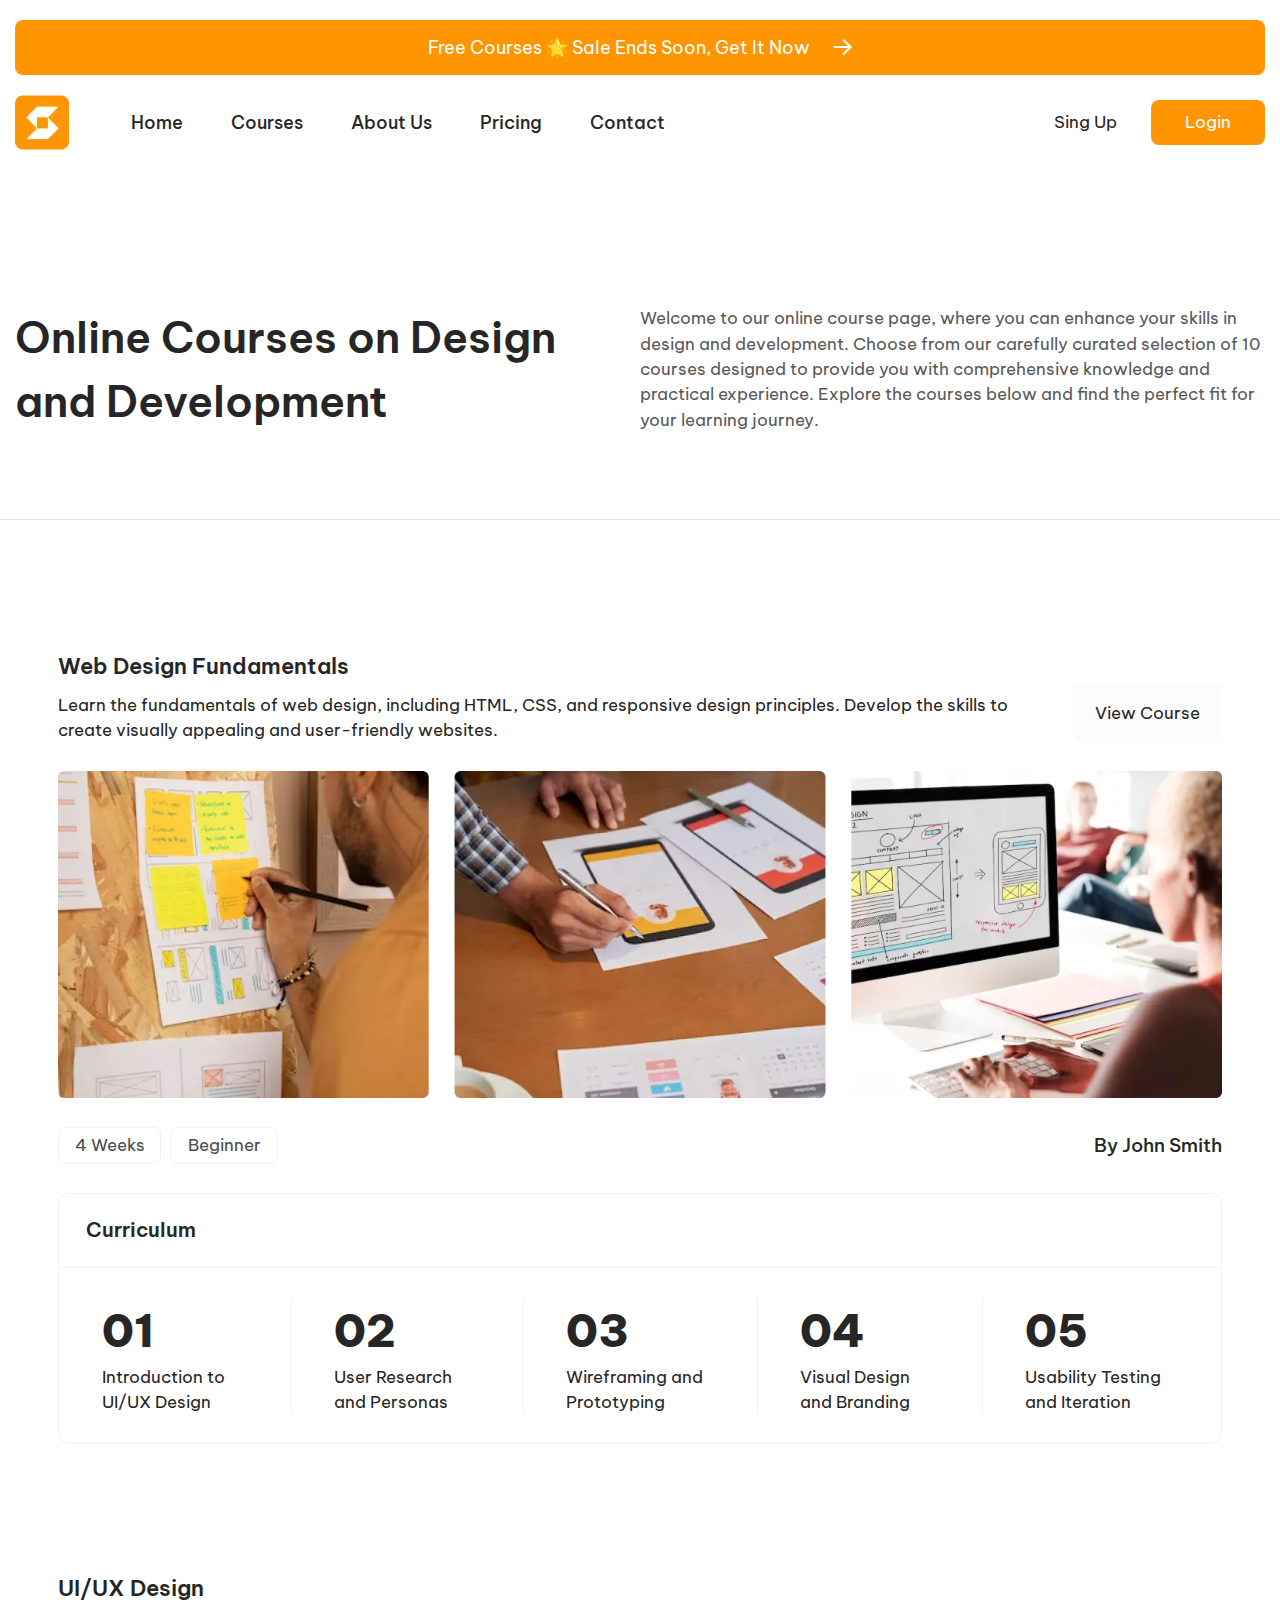
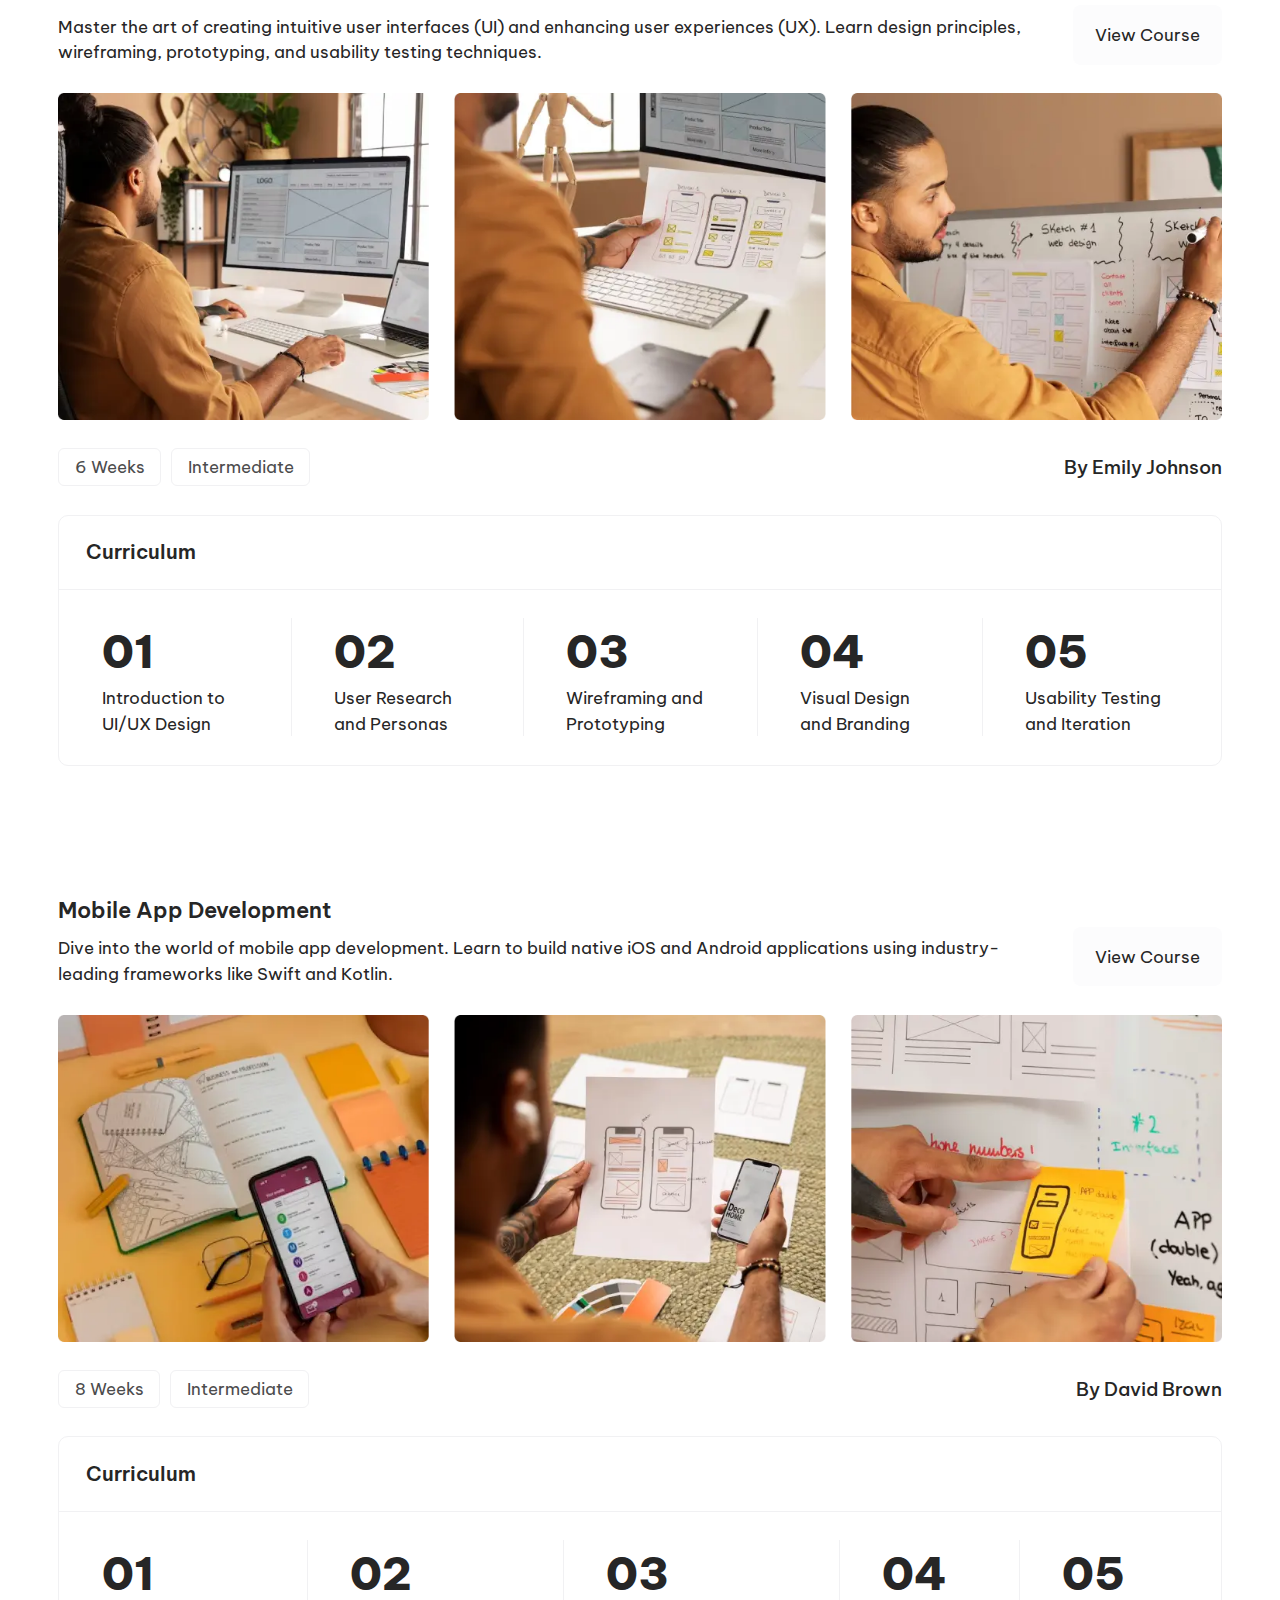
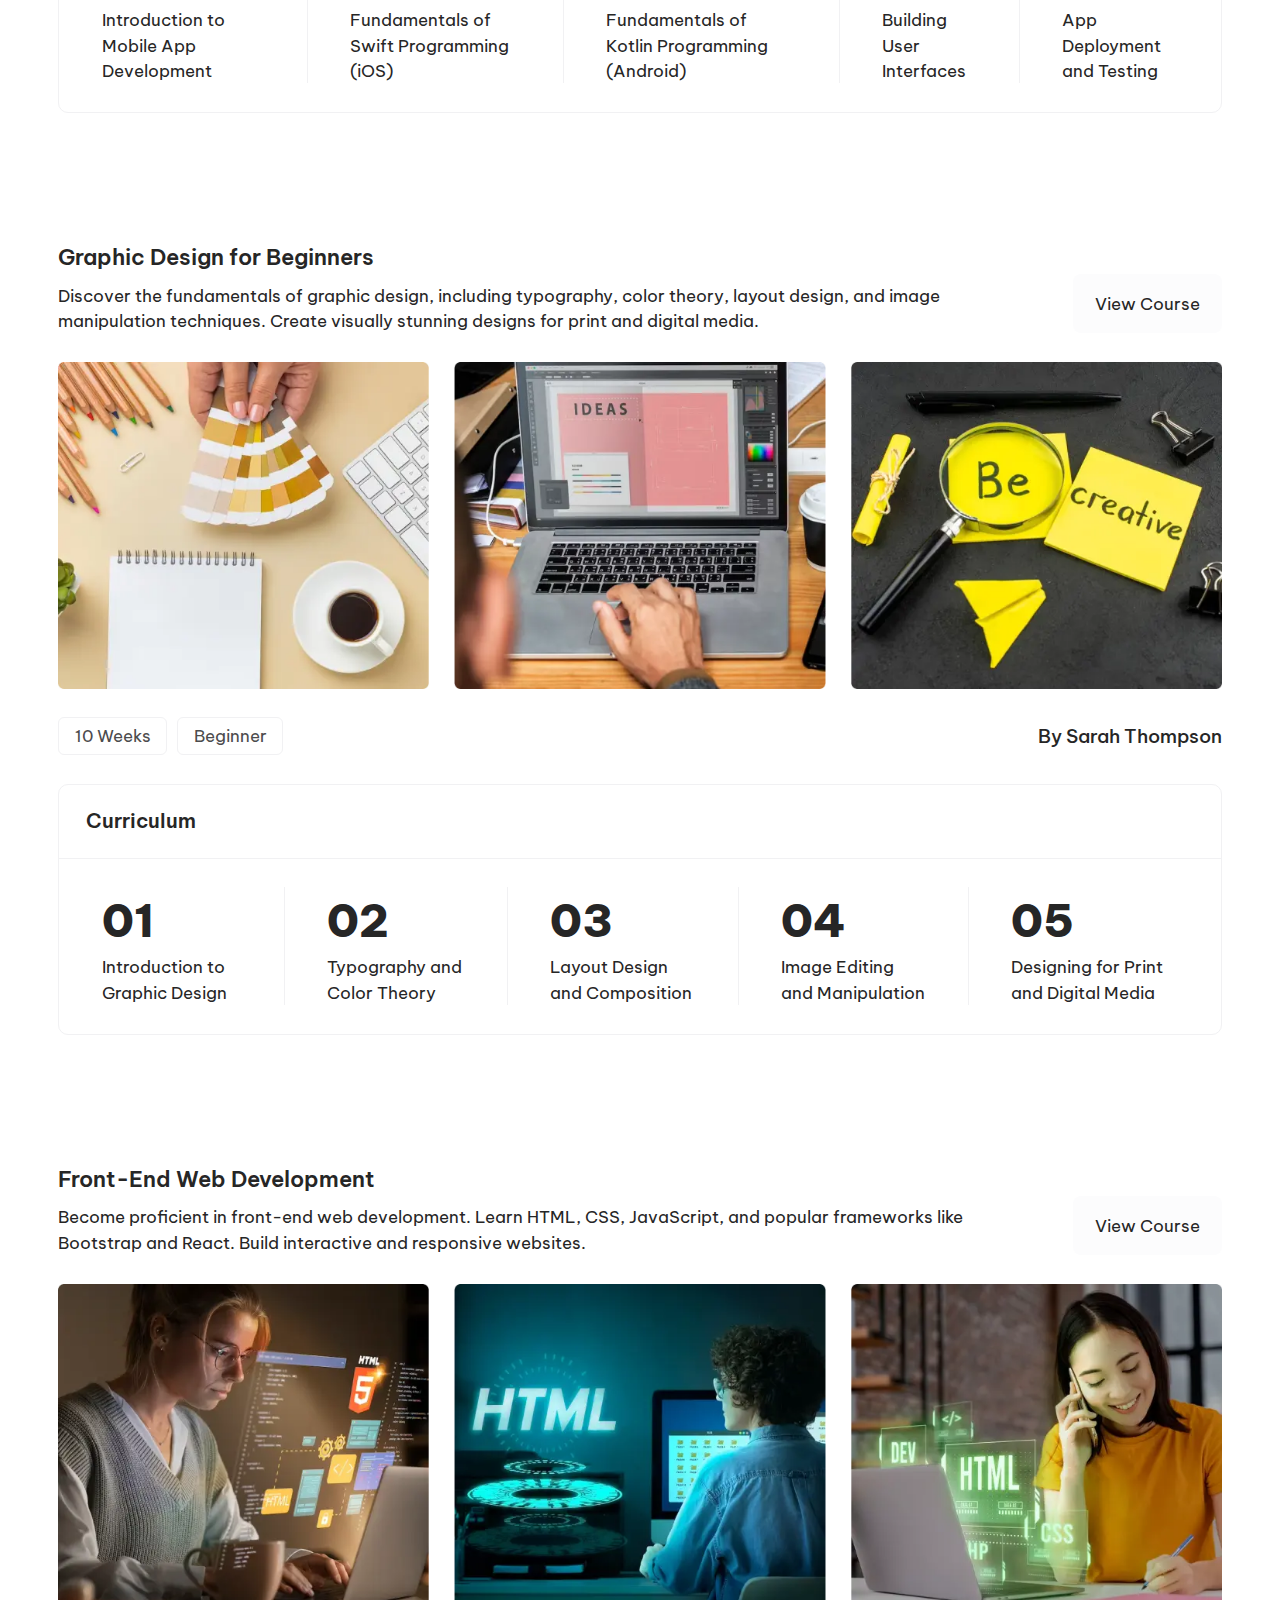
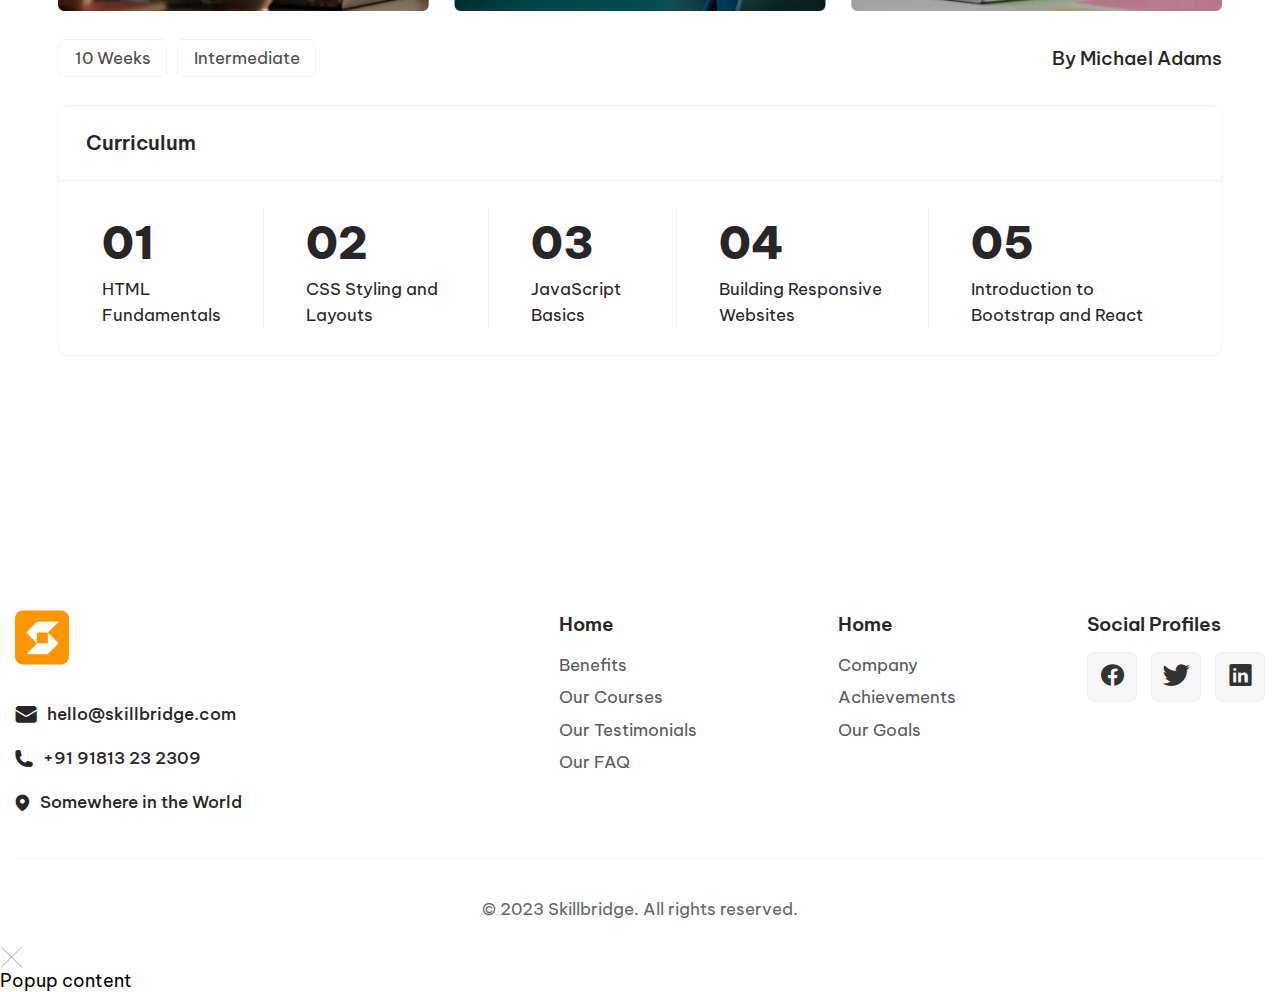
<file: courses.html>
<!DOCTYPE html>
<html lang="ru">

<head>
	<title>Courses Page</title>
	<meta charset="UTF-8">
	<meta name="format-detection" content="telephone=no">
	<!-- <style>body{opacity: 0;}</style> -->
	<link rel="stylesheet" href="css/style.min.css?_v=20240527143716">
	<link rel="shortcut icon" href="favicon.ico">
	<!-- <meta name="robots" content="noindex, nofollow"> -->
	<meta name="viewport" content="width=device-width, initial-scale=1.0">
</head>

<body>
	<div class="wrapper">
		<header class="header">
			<div class="header__top-container">
				<a href="#" class="header__top-banner">

					<div class="header__top-icon ">Free Courses 🌟 Sale Ends Soon, Get It Now</div>
				</a>
			</div>
			<div class="header__container">
				<div class="header__menu-body">
					<div class="header__menu-navigation">
						<a href="#" class="header__menu-logo" title="Main Page">
							<img src="img/0.header/Logo.webp" alt="Logo">
						</a>
						<div class="header__menu menu">
							<button data-da=".header__menu-btns, 767.98" type="button" class="menu__icon icon-menu"><span></span></button>
							<nav class="menu__body">
								<ul class="menu__list">
									<li class="menu__item"><a href="index.html" class="menu__link">Home</a></li>
									<li class="menu__item"><a href="courses.html" class="menu__link">Courses</a></li>
									<li class="menu__item"><a href="#" class="menu__link">About Us</a></li>
									<li class="menu__item"><a href="#" class="menu__link">Pricing</a></li>
									<li class="menu__item"><a href="contact.html" class="menu__link">Contact</a></li>
								</ul>
							</nav>
						</div>
					</div>

					<div class="header__menu-btns">
						<button type="submit" class="header__menu-sing">Sing Up</button>
						<a href="login.html" class="header__menu-login">Login</a>
					</div>
				</div>
			</div>
		</header>
		<main class="page">
			<section class="courses">
				<div class="courses__container">
					<div class="courses__title">
						<h1 class="courses__title-h1">
							Online Courses on Design and Development
						</h1>
					</div>
					<div class="courses__content">
						<p>
							Welcome to our online course page, where you can enhance your skills in design and development. Choose from our carefully curated selection of 10 courses designed to provide you with comprehensive knowledge and practical experience. Explore the courses below and find the perfect fit for your learning journey.
						</p>
					</div>
				</div>
			</section>

			<section class="courses__list">
				<div class="courses__list__container">
					<div class="courses__list-item">
						<div class="common__header header__common">
							<div class="common__content">
								<h2 class="common__title courses__title-common">Web Design Fundamentals</h2>
								<div class="common__txt">
									<p>Learn the fundamentals of web design, including HTML, CSS, and responsive design principles. Develop the skills to create visually appealing and user-friendly websites.</p>
								</div>
							</div>
							<div class="common__btn">
								<a href="#" class="common__btn-link common__link-btn">View Course</a>
							</div>
						</div>
						<div class="courses__item-middle">
							<div class="courses__item-images">
								<div class="courses__item-image">
									<img src="img/COURSES_PAGE/1-1.webp" alt="Image">
								</div>

								<div class="courses__item-image">
									<img src="img/COURSES_PAGE/1-2.webp" alt="Image">
								</div>

								<div class="courses__item-image">
									<img src="img/COURSES_PAGE/1-3.webp" alt="Image">
								</div>
							</div>

							<div class="ourcourses__details">
								<div class="ourcourses__inf">
									<p class="ourcourses__text">4 Weeks</p>
									<p class="ourcourses__text">Beginner</p>
								</div>
								<div class="ourcourses__author">
									<a href="#" class="ourcourses__autor-link">By John Smith</a>
								</div>
							</div>
						</div>
						<div class="courses__item-footer">
							<div class="courses__item-top">
								<h3 class="courses__item-title">Curriculum</h3>
							</div>
							<div class="courses__item-list">
								<div class="courses__list-itm">
									<div class="courses__list-number">01</div>
									<div class="courses__list-text">Introduction to UI/UX Design</div>
								</div>

								<div class="courses__detail"></div>

								<div class="courses__list-itm">
									<div class="courses__list-number">02</div>
									<div class="courses__list-text">User Research and Personas</div>
								</div>

								<div class="courses__detail"></div>

								<div class="courses__list-itm">
									<div class="courses__list-number">03</div>
									<div class="courses__list-text">Wireframing and Prototyping</div>
								</div>

								<div class="courses__detail"></div>

								<div class="courses__list-itm">
									<div class="courses__list-number">04</div>
									<div class="courses__list-text">Visual Design and Branding</div>
								</div>

								<div class="courses__detail"></div>

								<div class="courses__list-itm">
									<div class="courses__list-number">05</div>
									<div class="courses__list-text">Usability Testing and Iteration</div>
								</div>
							</div>
						</div>
					</div>

					<div class="courses__list-item">
						<div class="common__header header__common">
							<div class="common__content">
								<h2 class="common__title courses__title-common">UI/UX Design</h2>
								<div class="common__txt">
									<p>Master the art of creating intuitive user interfaces (UI) and enhancing user experiences (UX). Learn design principles, wireframing, prototyping, and usability testing techniques.</p>
								</div>
							</div>
							<div class="common__btn">
								<a href="#" class="common__btn-link common__link-btn">View Course</a>
							</div>
						</div>
						<div class="courses__item-middle">
							<div class="courses__item-images">
								<div class="courses__item-image">
									<img src="img/COURSES_PAGE/2-1.webp" alt="Image">
								</div>

								<div class="courses__item-image">
									<img src="img/COURSES_PAGE/2-2.webp" alt="Image">
								</div>

								<div class="courses__item-image">
									<img src="img/COURSES_PAGE/2-3.webp" alt="Image">
								</div>
							</div>

							<div class="ourcourses__details">
								<div class="ourcourses__inf">
									<p class="ourcourses__text">6 Weeks</p>
									<p class="ourcourses__text">Intermediate</p>
								</div>
								<div class="ourcourses__author">
									<a href="#" class="ourcourses__autor-link">By Emily Johnson</a>
								</div>
							</div>
						</div>
						<div class="courses__item-footer">
							<div class="courses__item-top">
								<h3 class="courses__item-title">Curriculum</h3>
							</div>
							<div class="courses__item-list">
								<div class="courses__list-itm">
									<div class="courses__list-number">01</div>
									<div class="courses__list-text">Introduction to UI/UX Design</div>
								</div>

								<div class="courses__detail"></div>

								<div class="courses__list-itm">
									<div class="courses__list-number">02</div>
									<div class="courses__list-text">User Research and Personas</div>
								</div>

								<div class="courses__detail"></div>

								<div class="courses__list-itm">
									<div class="courses__list-number">03</div>
									<div class="courses__list-text">Wireframing and Prototyping</div>
								</div>

								<div class="courses__detail"></div>

								<div class="courses__list-itm">
									<div class="courses__list-number">04</div>
									<div class="courses__list-text">Visual Design and Branding</div>
								</div>

								<div class="courses__detail"></div>

								<div class="courses__list-itm">
									<div class="courses__list-number">05</div>
									<div class="courses__list-text">Usability Testing and Iteration</div>
								</div>
							</div>
						</div>
					</div>

					<div class="courses__list-item">
						<div class="common__header header__common">
							<div class="common__content">
								<h2 class="common__title courses__title-common">Mobile App Development</h2>
								<div class="common__txt">
									<p>Dive into the world of mobile app development. Learn to build native iOS and Android applications using industry-leading frameworks like Swift and Kotlin.</p>
								</div>
							</div>
							<div class="common__btn">
								<a href="#" class="common__btn-link common__link-btn">View Course</a>
							</div>
						</div>
						<div class="courses__item-middle">
							<div class="courses__item-images">
								<div class="courses__item-image">
									<img src="img/COURSES_PAGE/3-1.webp" alt="Image">
								</div>

								<div class="courses__item-image">
									<img src="img/COURSES_PAGE/3-2.webp" alt="Image">
								</div>

								<div class="courses__item-image">
									<img src="img/COURSES_PAGE/3-3.webp" alt="Image">
								</div>
							</div>

							<div class="ourcourses__details">
								<div class="ourcourses__inf">
									<p class="ourcourses__text">8 Weeks</p>
									<p class="ourcourses__text">Intermediate</p>
								</div>
								<div class="ourcourses__author">
									<a href="#" class="ourcourses__autor-link">By David Brown</a>
								</div>
							</div>
						</div>
						<div class="courses__item-footer">
							<div class="courses__item-top">
								<h3 class="courses__item-title">Curriculum</h3>
							</div>
							<div class="courses__item-list">
								<div class="courses__list-itm">
									<div class="courses__list-number">01</div>
									<div class="courses__list-text">Introduction to Mobile App Development</div>
								</div>

								<div class="courses__detail"></div>

								<div class="courses__list-itm">
									<div class="courses__list-number">02</div>
									<div class="courses__list-text">Fundamentals of Swift Programming (iOS)</div>
								</div>

								<div class="courses__detail"></div>

								<div class="courses__list-itm">
									<div class="courses__list-number">03</div>
									<div class="courses__list-text">Fundamentals of Kotlin Programming (Android)</div>
								</div>

								<div class="courses__detail"></div>

								<div class="courses__list-itm">
									<div class="courses__list-number">04</div>
									<div class="courses__list-text">Building User Interfaces</div>
								</div>

								<div class="courses__detail"></div>

								<div class="courses__list-itm">
									<div class="courses__list-number">05</div>
									<div class="courses__list-text">App Deployment and Testing</div>
								</div>
							</div>
						</div>
					</div>

					<div class="courses__list-item">
						<div class="common__header header__common">
							<div class="common__content">
								<h2 class="common__title courses__title-common">Graphic Design for Beginners</h2>
								<div class="common__txt">
									<p>Discover the fundamentals of graphic design, including typography, color theory, layout design, and image manipulation techniques. Create visually stunning designs for print and digital media.</p>
								</div>
							</div>
							<div class="common__btn">
								<a href="#" class="common__btn-link common__link-btn">View Course</a>
							</div>
						</div>
						<div class="courses__item-middle">
							<div class="courses__item-images">
								<div class="courses__item-image">
									<img src="img/COURSES_PAGE/4-1.webp" alt="Image">
								</div>

								<div class="courses__item-image">
									<img src="img/COURSES_PAGE/4-2.webp" alt="Image">
								</div>

								<div class="courses__item-image">
									<img src="img/COURSES_PAGE/4-3.webp" alt="Image">
								</div>
							</div>

							<div class="ourcourses__details">
								<div class="ourcourses__inf">
									<p class="ourcourses__text">10 Weeks</p>
									<p class="ourcourses__text">Beginner</p>
								</div>
								<div class="ourcourses__author">
									<a href="#" class="ourcourses__autor-link">By Sarah Thompson</a>
								</div>
							</div>
						</div>
						<div class="courses__item-footer">
							<div class="courses__item-top">
								<h3 class="courses__item-title">Curriculum</h3>
							</div>
							<div class="courses__item-list">
								<div class="courses__list-itm">
									<div class="courses__list-number">01</div>
									<div class="courses__list-text">Introduction to Graphic Design</div>
								</div>

								<div class="courses__detail"></div>

								<div class="courses__list-itm">
									<div class="courses__list-number">02</div>
									<div class="courses__list-text">Typography and Color Theory</div>
								</div>

								<div class="courses__detail"></div>

								<div class="courses__list-itm">
									<div class="courses__list-number">03</div>
									<div class="courses__list-text">Layout Design and Composition</div>
								</div>

								<div class="courses__detail"></div>

								<div class="courses__list-itm">
									<div class="courses__list-number">04</div>
									<div class="courses__list-text">Image Editing and Manipulation</div>
								</div>

								<div class="courses__detail"></div>

								<div class="courses__list-itm">
									<div class="courses__list-number">05</div>
									<div class="courses__list-text">Designing for Print and Digital Media</div>
								</div>
							</div>
						</div>
					</div>

					<div class="courses__list-item">
						<div class="common__header header__common">
							<div class="common__content">
								<h2 class="common__title courses__title-common">Front-End Web Development</h2>
								<div class="common__txt">
									<p>Become proficient in front-end web development. Learn HTML, CSS, JavaScript, and popular frameworks like Bootstrap and React. Build interactive and responsive websites.</p>
								</div>
							</div>
							<div class="common__btn">
								<a href="#" class="common__btn-link common__link-btn">View Course</a>
							</div>
						</div>
						<div class="courses__item-middle">
							<div class="courses__item-images">
								<div class="courses__item-image">
									<img src="img/COURSES_PAGE/5-1.webp" alt="Image">
								</div>

								<div class="courses__item-image">
									<img src="img/COURSES_PAGE/5-2.webp" alt="Image">
								</div>

								<div class="courses__item-image">
									<img src="img/COURSES_PAGE/5-3.webp" alt="Image">
								</div>
							</div>

							<div class="ourcourses__details">
								<div class="ourcourses__inf">
									<p class="ourcourses__text">10 Weeks</p>
									<p class="ourcourses__text">Intermediate</p>
								</div>
								<div class="ourcourses__author">
									<a href="#" class="ourcourses__autor-link">By Michael Adams</a>
								</div>
							</div>
						</div>
						<div class="courses__item-footer">
							<div class="courses__item-top">
								<h3 class="courses__item-title">Curriculum</h3>
							</div>
							<div class="courses__item-list">
								<div class="courses__list-itm">
									<div class="courses__list-number">01</div>
									<div class="courses__list-text">HTML Fundamentals</div>
								</div>

								<div class="courses__detail"></div>

								<div class="courses__list-itm">
									<div class="courses__list-number">02</div>
									<div class="courses__list-text">CSS Styling and Layouts</div>
								</div>

								<div class="courses__detail"></div>

								<div class="courses__list-itm">
									<div class="courses__list-number">03</div>
									<div class="courses__list-text">JavaScript Basics</div>
								</div>

								<div class="courses__detail"></div>

								<div class="courses__list-itm">
									<div class="courses__list-number">04</div>
									<div class="courses__list-text">Building Responsive Websites</div>
								</div>

								<div class="courses__detail"></div>

								<div class="courses__list-itm">
									<div class="courses__list-number">05</div>
									<div class="courses__list-text">Introduction to Bootstrap and React</div>
								</div>
							</div>
						</div>
					</div>
				</div>
			</section>
		</main>
		<footer class="footer">
			<div class="footer__container">
				<div class="footer__top">
					<div class="footer__item">
						<div class="footer__item-logo">
							<a href="#" class="footer__logo-link">
								<img src="img/0.header/Logo.webp" alt="Logo">
							</a>
						</div>

						<ul class="footer__links-list">
							<li>
								<a href="mailto:hello@skillbridge.com" class="footer__link _icon-mail">hello@skillbridge.com</a>
							</li>

							<li>
								<a href="tel:+9191813232309" class="footer__link _icon-phone">+91 91813 23 2309</a>
							</li>

							<li>
								<a href="#" class="footer__link _icon-location">Somewhere in the World</a>
							</li>
						</ul>
					</div>
					<div class="footer__items">
						<div class="footer__items-links">
							<div class="footer__item">
								<h4 class="footer__item-title">Home</h4>

								<ul class="footer__item-list">
									<li>
										<a href="#" class="footer__item-link">Benefits</a>
									</li>
									<li>
										<a href="#" class="footer__item-link">Our Courses</a>
									</li>
									<li>
										<a href="#" class="footer__item-link">Our Testimonials</a>
									</li>
									<li>
										<a href="#" class="footer__item-link">Our FAQ</a>
									</li>
								</ul>
							</div>

							<div class="footer__item">
								<h4 class="footer__item-title">Home</h4>

								<ul class="footer__item-list">
									<li>
										<a href="#" class="footer__item-link">Company</a>
									</li>
									<li>
										<a href="#" class="footer__item-link">Achievements</a>
									</li>
									<li>
										<a href="#" class="footer__item-link">Our Goals</a>
									</li>
								</ul>
							</div>
						</div>

						<div class="footer__items-socials">
							<h4 class="footer__item-title">Social Profiles</h4>

							<ul class="footer__socials-links">
								<li>
									<a href="#" class="footer__socials-link _icon-facebook"></a>
								</li>
								<li>
									<a href="#" class="footer__socials-link _icon-twitter"></a>
								</li>
								<li>
									<a href="#" class="footer__socials-link _icon-linkedin"></a>
								</li>
							</ul>
						</div>
					</div>
				</div>

				<div class="footer__bottom">
					<p>© 2023 Skillbridge. All rights reserved.</p>
				</div>
			</div>
		</footer>
	</div>
	<div id="popup" aria-hidden="true" class="popup">
		<div class="popup__wrapper">
			<div class="popup__content">
				<button data-close type="button" class="popup__close">
					<svg width="23" height="23" viewBox="0 0 23 23" fill="none" xmlns="http://www.w3.org/2000/svg">
						<path opacity="0.850056" d="M1.73333 1.48883L21.5469 21.0288" stroke="#979797" stroke-linecap="square" />
						<path opacity="0.850056" d="M21.2667 1.48883L1.45309 21.0288" stroke="#979797" stroke-linecap="square" />
					</svg>
				</button>
				<div class="popup__text">
					Popup content
				</div>
			</div>
		</div>
	</div>
	<script src="js/app.min.js?_v=20240527143716"></script>
</body>

</html>
</file>
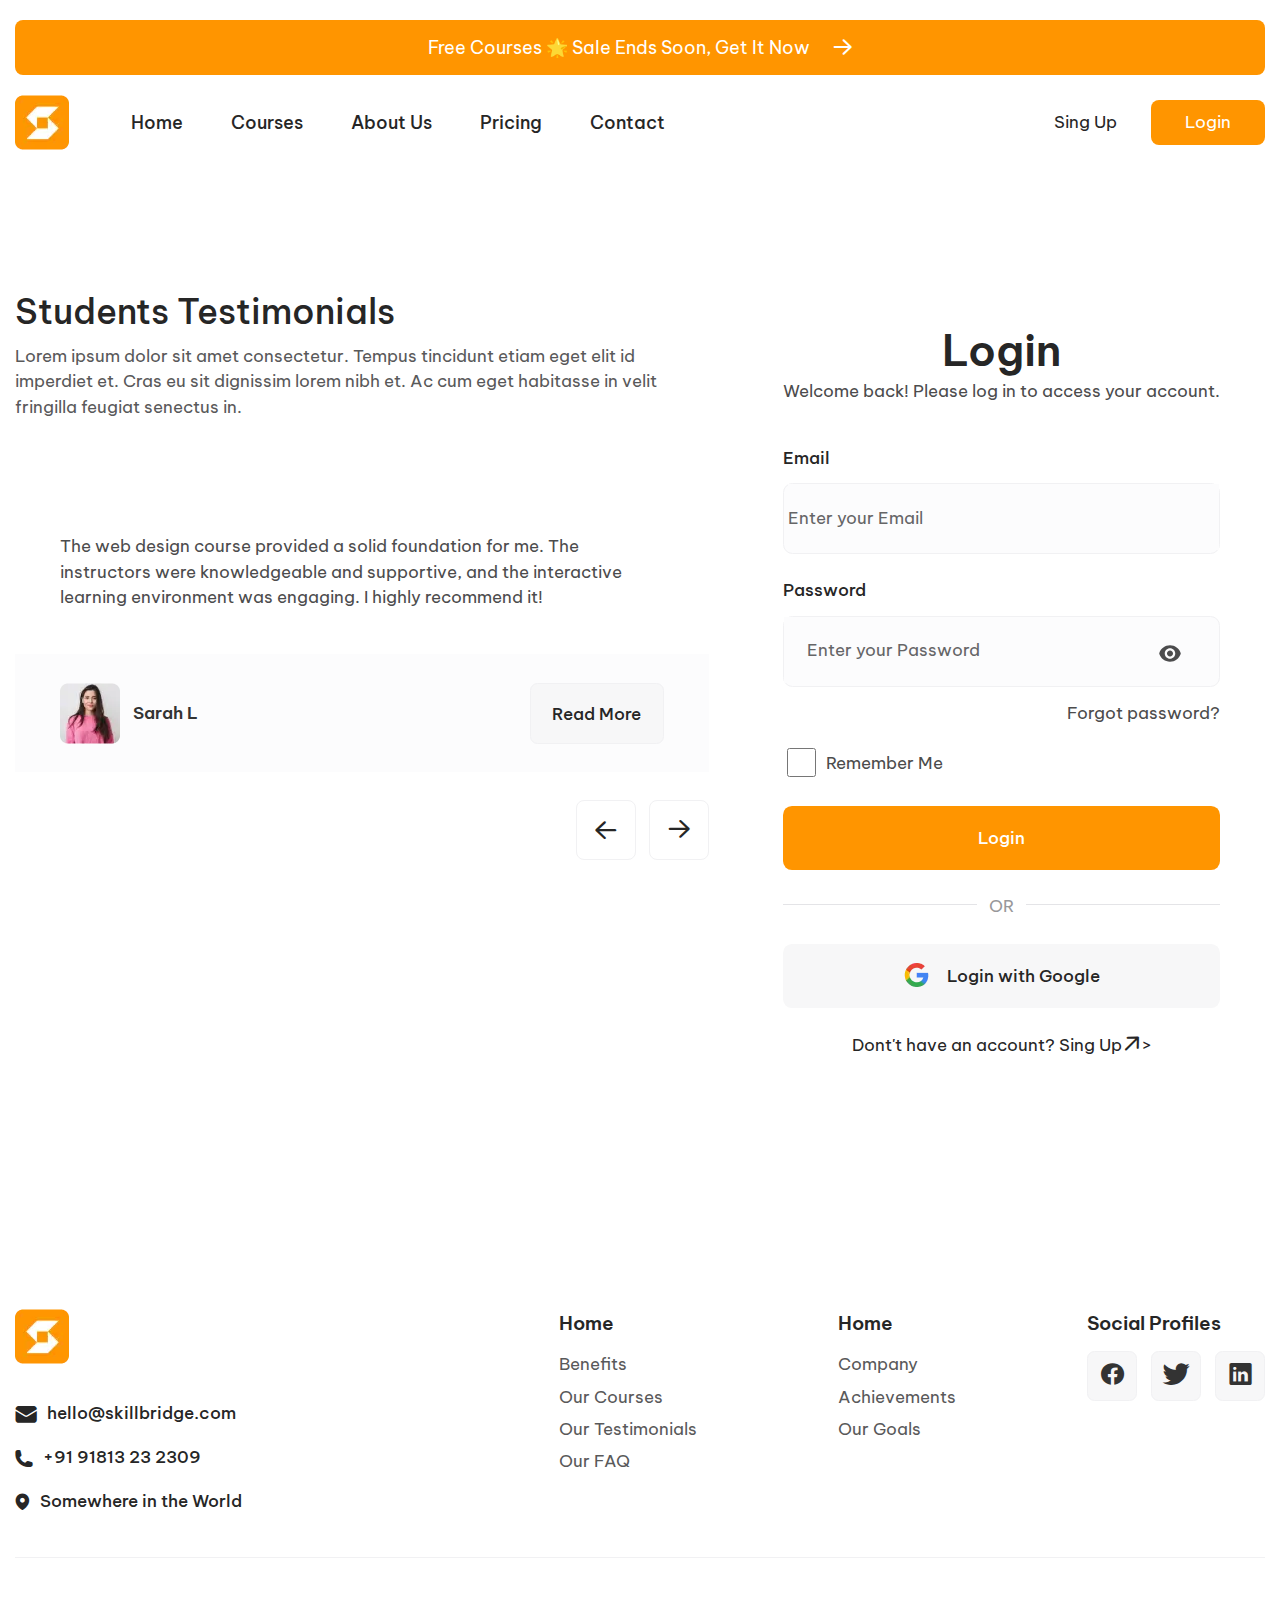
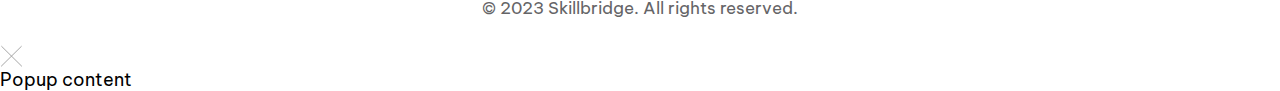
<file: login.html>
<!DOCTYPE html>
<html lang="ru">

<head>
	<title>Login Page</title>
	<meta charset="UTF-8">
	<meta name="format-detection" content="telephone=no">
	<!-- <style>body{opacity: 0;}</style> -->
	<link rel="stylesheet" href="css/style.min.css?_v=20240527143716">
	<link rel="shortcut icon" href="favicon.ico">
	<!-- <meta name="robots" content="noindex, nofollow"> -->
	<meta name="viewport" content="width=device-width, initial-scale=1.0">
</head>

<body>
	<div class="wrapper">
		<header class="header">
			<div class="header__top-container">
				<a href="#" class="header__top-banner">

					<div class="header__top-icon ">Free Courses 🌟 Sale Ends Soon, Get It Now</div>
				</a>
			</div>
			<div class="header__container">
				<div class="header__menu-body">
					<div class="header__menu-navigation">
						<a href="#" class="header__menu-logo" title="Main Page">
							<img src="img/0.header/Logo.webp" alt="Logo">
						</a>
						<div class="header__menu menu">
							<button data-da=".header__menu-btns, 767.98" type="button" class="menu__icon icon-menu"><span></span></button>
							<nav class="menu__body">
								<ul class="menu__list">
									<li class="menu__item"><a href="index.html" class="menu__link">Home</a></li>
									<li class="menu__item"><a href="courses.html" class="menu__link">Courses</a></li>
									<li class="menu__item"><a href="#" class="menu__link">About Us</a></li>
									<li class="menu__item"><a href="#" class="menu__link">Pricing</a></li>
									<li class="menu__item"><a href="contact.html" class="menu__link">Contact</a></li>
								</ul>
							</nav>
						</div>
					</div>

					<div class="header__menu-btns">
						<button type="submit" class="header__menu-sing">Sing Up</button>
						<a href="login.html" class="header__menu-login">Login</a>
					</div>
				</div>
			</div>
		</header>
		<main class="page">
			<section class="login">
				<div class="login__container">
					<div class="login__testimonials">
						<div class="login__testimonials-header">
							<h3 class="login__testimonials-title">Students Testimonials</h3>
							<div class="login__testimonials-subtitle">
								<p>
									Lorem ipsum dolor sit amet consectetur. Tempus tincidunt etiam eget elit id imperdiet et. Cras eu sit dignissim lorem nibh et. Ac cum eget habitasse in velit fringilla feugiat senectus in.
								</p>
							</div>
						</div>
						<div class="login__testimonials__swiper">
							<div class="login__testimonials__slider swiper" navigation="true">
								<div class="login__testimonials__wrapper swiper-wrapper">
									<div class="login__testimonials-slide swiper-slide">
										<div class="testimonials__item">
											<div class="testimonials__item-top">
												<p>The web design course provided a solid foundation for me. The instructors were knowledgeable and supportive, and the interactive learning environment was engaging. I highly recommend it!</p>
											</div>
											<div class="testimonials__item-bottom">
												<div class="testimonials__user-info">
													<div class="testimonials__user-img">
														<img src="img/6.our_testimonials/1.webp" alt="User">
													</div>
													<p class="testimonials__user-name">Sarah L</p>
												</div>

												<a href="#" class="testimonials__bottom-link">Read More</a>
											</div>
										</div>
									</div>

									<div class="login__testimonials-slide swiper-slide">
										<div class="testimonials__item">
											<div class="testimonials__item-top">
												<p>The UI/UX design course exceeded my expectations. The instructor's expertise and practical assignments helped me improve my design skills. I feel more confident in my career now. Thank you!</p>
											</div>
											<div class="testimonials__item-bottom">
												<div class="testimonials__user-info">
													<div class="testimonials__user-img">
														<img src="img/6.our_testimonials/2.webp" alt="User">
													</div>
													<p class="testimonials__user-name">Jason M</p>
												</div>

												<a href="#" class="testimonials__bottom-link">Read More</a>
											</div>
										</div>
									</div>

									<div class="login__testimonials-slide swiper-slide">
										<div class="testimonials__item">
											<div class="testimonials__item-top">
												<p>The mobile app development course was fantastic! The step-by-step tutorials and hands-on projects helped me grasp the concepts easily. I'm now building my own app. Great course!</p>
											</div>
											<div class="testimonials__item-bottom">
												<div class="testimonials__user-info">
													<div class="testimonials__user-img">
														<img src="img/6.our_testimonials/3.webp" alt="User">
													</div>
													<p class="testimonials__user-name">Emily R</p>
												</div>

												<a href="#" class="testimonials__bottom-link">Read More</a>
											</div>
										</div>
									</div>

									<div class="login__testimonials-slide swiper-slide">
										<div class="testimonials__item">
											<div class="testimonials__item-top">
												<p>I enrolled in the graphic design course as a beginner, and it was the perfect starting point. The instructor's guidance and feedback improved my design abilities significantly. I'm grateful for this course!</p>
											</div>
											<div class="testimonials__item-bottom">
												<div class="testimonials__user-info">
													<div class="testimonials__user-img">
														<img src="img/6.our_testimonials/4.webp" alt="User">
													</div>
													<p class="testimonials__user-name">Michael K</p>
												</div>

												<a href="#" class="testimonials__bottom-link">Read More</a>
											</div>
										</div>
									</div>
								</div>
							</div>
						</div>
						<div class="login__testimonials-btns">
							<button type="button" class="login__testimonials-buttonl swiper-button-prev _icon-arrow"></button>
							<button type="button" class="login__testimonials-buttonr swiper-button-next _icon-arrow"></button>
						</div>
					</div>

					<div class="login__body">
						<div class="login__body-header">
							<h4 class="login__body-title">Login</h4>
							<div class="login__body-subtitle">
								<p>Welcome back! Please log in to access your account.</p>
							</div>
						</div>

						<form action="#" class="login__body-forms">
							<div class="login__form-item">
								<label for="">Email</label>
								<div class="login__form-body">
									<input autocomplete="off" type="email" name="form[]" data-error="Ошибка" placeholder="Enter your Email" class="input">
								</div>
							</div>

							<div class="login__form-item">
								<label for="">Password</label>
								<div class="login__form-body">
									<input autocomplete="off" type="password" name="form[]" data-error="Ошибка" placeholder="Enter your Password" class="input-password">
									<button class="login__fomr-eye">
										<img src="img/icons/Eye.svg" alt="">
									</button>
								</div>

								<div class="login__form-lnk">
									<a href="#" class="login__forgot-password">Forgot password?</a>
								</div>
							</div>

							<div class="login__form-btns">
								<div class="login__form-remmember">
									<label for=""><input autocomplete="off" type="checkbox" name="form[]" data-error="Ошибка" placeholder="" class="input">Remember Me</label>
								</div>

								<div class="login__form-btn">
									<button type="submit" class="button login__btn-login">Login</button>
								</div>

								<div class="login__form-detail">OR</div>

								<div class="login__form-btn">
									<a href="#" class="login__with-google"> <img src="img/icons/Icon.webp" alt="Google"> Login with Google</a>
								</div>

								<div class="login__form-links">
									<p>Dont't have an account? <span><a href="#" class="login__form-link">Sing Up</a></span>></p>
								</div>
							</div>

						</form>
					</div>
				</div>
			</section>
		</main>
		<footer class="footer">
			<div class="footer__container">
				<div class="footer__top">
					<div class="footer__item">
						<div class="footer__item-logo">
							<a href="#" class="footer__logo-link">
								<img src="img/0.header/Logo.webp" alt="Logo">
							</a>
						</div>

						<ul class="footer__links-list">
							<li>
								<a href="mailto:hello@skillbridge.com" class="footer__link _icon-mail">hello@skillbridge.com</a>
							</li>

							<li>
								<a href="tel:+9191813232309" class="footer__link _icon-phone">+91 91813 23 2309</a>
							</li>

							<li>
								<a href="#" class="footer__link _icon-location">Somewhere in the World</a>
							</li>
						</ul>
					</div>
					<div class="footer__items">
						<div class="footer__items-links">
							<div class="footer__item">
								<h4 class="footer__item-title">Home</h4>

								<ul class="footer__item-list">
									<li>
										<a href="#" class="footer__item-link">Benefits</a>
									</li>
									<li>
										<a href="#" class="footer__item-link">Our Courses</a>
									</li>
									<li>
										<a href="#" class="footer__item-link">Our Testimonials</a>
									</li>
									<li>
										<a href="#" class="footer__item-link">Our FAQ</a>
									</li>
								</ul>
							</div>

							<div class="footer__item">
								<h4 class="footer__item-title">Home</h4>

								<ul class="footer__item-list">
									<li>
										<a href="#" class="footer__item-link">Company</a>
									</li>
									<li>
										<a href="#" class="footer__item-link">Achievements</a>
									</li>
									<li>
										<a href="#" class="footer__item-link">Our Goals</a>
									</li>
								</ul>
							</div>
						</div>

						<div class="footer__items-socials">
							<h4 class="footer__item-title">Social Profiles</h4>

							<ul class="footer__socials-links">
								<li>
									<a href="#" class="footer__socials-link _icon-facebook"></a>
								</li>
								<li>
									<a href="#" class="footer__socials-link _icon-twitter"></a>
								</li>
								<li>
									<a href="#" class="footer__socials-link _icon-linkedin"></a>
								</li>
							</ul>
						</div>
					</div>
				</div>

				<div class="footer__bottom">
					<p>© 2023 Skillbridge. All rights reserved.</p>
				</div>
			</div>
		</footer>
	</div>
	<div id="popup" aria-hidden="true" class="popup">
		<div class="popup__wrapper">
			<div class="popup__content">
				<button data-close type="button" class="popup__close">
					<svg width="23" height="23" viewBox="0 0 23 23" fill="none" xmlns="http://www.w3.org/2000/svg">
						<path opacity="0.850056" d="M1.73333 1.48883L21.5469 21.0288" stroke="#979797" stroke-linecap="square" />
						<path opacity="0.850056" d="M21.2667 1.48883L1.45309 21.0288" stroke="#979797" stroke-linecap="square" />
					</svg>
				</button>
				<div class="popup__text">
					Popup content
				</div>
			</div>
		</div>
	</div>
	<script src="js/app.min.js?_v=20240527143716"></script>
</body>

</html>
</file>
<file: css/style.min.css>
@import url(https://fonts.googleapis.com/css?family=Be+Vietnam+Pro:regular,500,600,700,800&display=swap);@font-face{font-family:icons;font-display:swap;src:url(../fonts/icons.woff2) format("woff2");font-weight:400;font-style:normal}._spoller-init .spollers__title::after,.benefits__content-link::after,.header__top-icon::after,.login__form-link::after,.spollers__body-link p::after,[class*=_icon-]::before{font-family:icons;font-style:normal;font-weight:400;font-variant:normal;text-transform:none;line-height:1;-webkit-font-smoothing:antialiased;-moz-osx-font-smoothing:grayscale}._icon-arrow:before{content:"\e900"}._icon-clock:before{content:"\e901"}._icon-facebook:before{content:"\e902"}._icon-linkedin:before{content:"\e903"}._icon-location:before{content:"\e904"}._icon-mail:before{content:"\e905"}._icon-no:before{content:"\e906"}._icon-password_eye:before{content:"\e907"}._icon-phone:before{content:"\e908"}._icon-twitter:before{content:"\e909"}._icon-yes:before{content:"\e90a"}*{padding:0;margin:0;border:0}*,*::after,*::before{box-sizing:border-box}*::after,*::before{display:inline-block}body,html{height:100%;min-width:320px}body{color:#000;line-height:1;font-family:"Be Vietnam Pro";font-size:1.125rem;-ms-text-size-adjust:100%;-moz-text-size-adjust:100%;-webkit-text-size-adjust:100%;-webkit-font-smoothing:antialiased;-moz-osx-font-smoothing:grayscale}button,input,textarea{font-family:"Be Vietnam Pro";font-size:inherit;line-height:inherit;color:inherit;background-color:transparent}input,textarea{width:100%}button,option,select{cursor:pointer}a{display:inline-block;color:inherit;text-decoration:none}ul li{list-style:none}img{vertical-align:top}h1,h2,h3,h4,h5,h6{font-weight:inherit;font-size:inherit}.lock body{overflow:hidden;touch-action:none;-ms-scroll-chaining:none;overscroll-behavior:none}.wrapper{min-height:100%;display:flex;flex-direction:column;overflow:hidden}@supports (overflow:clip){.wrapper{overflow:clip}}.wrapper > main{flex:1 1 auto}.wrapper > *{min-width:0}[class*=__container]{max-width:101.625rem;margin:0 auto;padding:0 .9375rem}@media (max-width:47.99875em){.menu__body{position:fixed;width:100%;height:100%;left:-100%;top:0;overflow:auto;padding:3.125rem .9375rem .9375rem 1.875rem;transition:left .3s}.menu__body::before{content:"";position:fixed;width:100%;height:4.375rem;left:-100%;top:0;transition:left .3s;z-index:2}.menu-open .menu__body{left:0}.menu-open .menu__body::before{left:0}}.icon-menu{display:none}@media (max-width:47.99875em){.icon-menu{display:block;position:relative;width:3.5rem;height:2.5rem;z-index:8;border-radius:5.125rem}}@media (max-width:47.99875em) and (any-hover:none){.icon-menu{cursor:default}}@media (max-width:47.99875em){.icon-menu span,.icon-menu::after,.icon-menu::before{content:"";transition:all .3s ease 0s;right:0;position:absolute;width:1.3125rem;height:.125rem;background-color:#333;border-radius:1px solid #000;border-radius:6.25rem;right:1.09375rem}.icon-menu::before{top:.8125rem}.icon-menu::after{bottom:.8125rem;width:.65625rem}.icon-menu span{top:calc(50% - .0625rem)}.menu-open .icon-menu span{width:0}.menu-open .icon-menu::before{top:calc(50% - .0625rem);-webkit-transform:rotate(-45deg);transform:rotate(-45deg)}.menu-open .icon-menu::after{bottom:calc(50% - .0625rem);-webkit-transform:rotate(45deg);transform:rotate(45deg);width:21px}}.spollers{display:grid;gap:15px}.spollers__item{border:1px solid #f1f1f3}@media (min-width:101.625em){.spollers__item{border-radius:.75rem}}@media (min-width:20em) and (max-width:101.625em){@supports (border-radius:clamp(0.625rem ,0.5943721286rem + 0.1531393568vw ,0.75rem)){.spollers__item{border-radius:clamp(.625rem ,.5943721286rem + .1531393568vw ,.75rem)}}@supports not (border-radius:clamp(0.625rem ,0.5943721286rem + 0.1531393568vw ,0.75rem)){.spollers__item{border-radius:calc(.625rem + .125 * (100vw - 20rem)/ 81.625)}}}@media (max-width:20em){.spollers__item{border-radius:.625rem}}@media (min-width:101.625em){.spollers__item{padding-top:3.125rem}}@media (min-width:20em) and (max-width:101.625em){@supports (padding-top:clamp(1.5rem ,1.1018376723rem + 1.9908116386vw ,3.125rem)){.spollers__item{padding-top:clamp(1.5rem ,1.1018376723rem + 1.9908116386vw ,3.125rem)}}@supports not (padding-top:clamp(1.5rem ,1.1018376723rem + 1.9908116386vw ,3.125rem)){.spollers__item{padding-top:calc(1.5rem + 1.625 * (100vw - 20rem)/ 81.625)}}}@media (max-width:20em){.spollers__item{padding-top:1.5rem}}@media (min-width:101.625em){.spollers__item{padding-bottom:3.125rem}}@media (min-width:20em) and (max-width:101.625em){@supports (padding-bottom:clamp(1.5rem ,1.1018376723rem + 1.9908116386vw ,3.125rem)){.spollers__item{padding-bottom:clamp(1.5rem ,1.1018376723rem + 1.9908116386vw ,3.125rem)}}@supports not (padding-bottom:clamp(1.5rem ,1.1018376723rem + 1.9908116386vw ,3.125rem)){.spollers__item{padding-bottom:calc(1.5rem + 1.625 * (100vw - 20rem)/ 81.625)}}}@media (max-width:20em){.spollers__item{padding-bottom:1.5rem}}@media (min-width:101.625em){.spollers__item{padding-right:3.125rem}}@media (min-width:20em) and (max-width:101.625em){@supports (padding-right:clamp(1.5rem ,1.1018376723rem + 1.9908116386vw ,3.125rem)){.spollers__item{padding-right:clamp(1.5rem ,1.1018376723rem + 1.9908116386vw ,3.125rem)}}@supports not (padding-right:clamp(1.5rem ,1.1018376723rem + 1.9908116386vw ,3.125rem)){.spollers__item{padding-right:calc(1.5rem + 1.625 * (100vw - 20rem)/ 81.625)}}}@media (max-width:20em){.spollers__item{padding-right:1.5rem}}@media (min-width:101.625em){.spollers__item{padding-left:3.125rem}}@media (min-width:20em) and (max-width:101.625em){@supports (padding-left:clamp(1.5rem ,1.1018376723rem + 1.9908116386vw ,3.125rem)){.spollers__item{padding-left:clamp(1.5rem ,1.1018376723rem + 1.9908116386vw ,3.125rem)}}@supports not (padding-left:clamp(1.5rem ,1.1018376723rem + 1.9908116386vw ,3.125rem)){.spollers__item{padding-left:calc(1.5rem + 1.625 * (100vw - 20rem)/ 81.625)}}}@media (max-width:20em){.spollers__item{padding-left:1.5rem}}.spollers__title{font-weight:500;font-family:"Be Vietnam Pro";color:#262626;line-height:1.5;display:flex;justify-content:space-between;align-items:center;width:100%;cursor:default;position:relative}@media (min-width:101.625em){.spollers__title{font-size:1.25rem}}@media (min-width:20em) and (max-width:101.625em){@supports (font-size:clamp(1rem ,0.9387442573rem + 0.3062787136vw ,1.25rem)){.spollers__title{font-size:clamp(1rem ,.9387442573rem + .3062787136vw ,1.25rem)}}@supports not (font-size:clamp(1rem ,0.9387442573rem + 0.3062787136vw ,1.25rem)){.spollers__title{font-size:calc(1rem + .25 * (100vw - 20rem)/ 81.625)}}}@media (max-width:20em){.spollers__title{font-size:1rem}}.spollers__title::-webkit-details-marker,.spollers__title::marker{display:none}._spoller-init .spollers__title{cursor:pointer}._spoller-init .spollers__title::after{content:"\e906";display:inline-block;-webkit-transform:rotate(45deg);transform:rotate(45deg);transition:-webkit-transform .5s ease 0s;transition:transform .5s ease 0s;transition:transform .5s ease 0s,-webkit-transform .5s ease 0s;margin-left:.9375rem;text-align:center}@media (min-width:101.625em){._spoller-init .spollers__title::after{font-size:.9375rem}}@media (min-width:20em) and (max-width:101.625em){@supports (font-size:clamp(0.625rem ,0.5484303216rem + 0.382848392vw ,0.9375rem)){._spoller-init .spollers__title::after{font-size:clamp(.625rem ,.5484303216rem + .382848392vw ,.9375rem)}}@supports not (font-size:clamp(0.625rem ,0.5484303216rem + 0.382848392vw ,0.9375rem)){._spoller-init .spollers__title::after{font-size:calc(.625rem + .3125 * (100vw - 20rem)/ 81.625)}}}@media (max-width:20em){._spoller-init .spollers__title::after{font-size:.625rem}}._spoller-init .spollers__title._spoller-active::after{-webkit-transform:rotate(180deg);transform:rotate(180deg)}.spollers__body{border-radius:.3125rem;border-top:1px solid #f1f1f3}@media (min-width:101.625em){.spollers__body{margin-top:2.1875rem}}@media (min-width:20em) and (max-width:101.625em){@supports (margin-top:clamp(1.25rem ,1.0202909648rem + 1.1485451761vw ,2.1875rem)){.spollers__body{margin-top:clamp(1.25rem ,1.0202909648rem + 1.1485451761vw ,2.1875rem)}}@supports not (margin-top:clamp(1.25rem ,1.0202909648rem + 1.1485451761vw ,2.1875rem)){.spollers__body{margin-top:calc(1.25rem + .9375 * (100vw - 20rem)/ 81.625)}}}@media (max-width:20em){.spollers__body{margin-top:1.25rem}}@media (min-width:101.625em){.spollers__body{padding-top:3.125rem}}@media (min-width:20em) and (max-width:101.625em){@supports (padding-top:clamp(1.25rem ,0.7905819296rem + 2.2970903522vw ,3.125rem)){.spollers__body{padding-top:clamp(1.25rem ,.7905819296rem + 2.2970903522vw ,3.125rem)}}@supports not (padding-top:clamp(1.25rem ,0.7905819296rem + 2.2970903522vw ,3.125rem)){.spollers__body{padding-top:calc(1.25rem + 1.875 * (100vw - 20rem)/ 81.625)}}}@media (max-width:20em){.spollers__body{padding-top:1.25rem}}.spollers__body > p{display:inline-block}@media (min-width:101.625em){.spollers__body > p{margin-bottom:3.125rem}}@media (min-width:20em) and (max-width:101.625em){@supports (margin-bottom:clamp(1.25rem ,0.7905819296rem + 2.2970903522vw ,3.125rem)){.spollers__body > p{margin-bottom:clamp(1.25rem ,.7905819296rem + 2.2970903522vw ,3.125rem)}}@supports not (margin-bottom:clamp(1.25rem ,0.7905819296rem + 2.2970903522vw ,3.125rem)){.spollers__body > p{margin-bottom:calc(1.25rem + 1.875 * (100vw - 20rem)/ 81.625)}}}@media (max-width:20em){.spollers__body > p{margin-bottom:1.25rem}}.tabs__navigation{display:flex}.tabs__title{border:1px solid #eee;padding:.625rem .9375rem;border-radius:.3125rem}.tabs__title._tab-active{border:1px solid #000}.tabs__content{border:1px solid #eee;padding:.625rem .9375rem}.ibg{width:100%;height:100%;-o-object-fit:cover;object-fit:cover}.ibg--top{-o-object-position:top;object-position:top}.ibg--bottom{-o-object-position:bottom;object-position:bottom}.ibg--left{-o-object-position:left;object-position:left}.ibg--right{-o-object-position:right;object-position:right}.ibg--contain{-o-object-fit:contain;object-fit:contain}.common__header{display:grid;grid-template-columns:minmax(358px,1117px) 1fr;-webkit-column-gap:1.875rem;-moz-column-gap:1.875rem;column-gap:1.875rem}@media (min-width:101.625em){.common__header{margin-bottom:5rem}}@media (min-width:20em) and (max-width:101.625em){@supports (margin-bottom:clamp(2.5rem ,1.8874425727rem + 3.0627871363vw ,5rem)){.common__header{margin-bottom:clamp(2.5rem ,1.8874425727rem + 3.0627871363vw ,5rem)}}@supports not (margin-bottom:clamp(2.5rem ,1.8874425727rem + 3.0627871363vw ,5rem)){.common__header{margin-bottom:calc(2.5rem + 2.5 * (100vw - 20rem)/ 81.625)}}}@media (max-width:20em){.common__header{margin-bottom:2.5rem}}@media (max-width:61.99875em){.common__header{grid-template-columns:minmax(358px,933px) 1fr}}@media (max-width:47.99875em){.common__header{display:block}}.common__content{align-items:center}.common__title{font-weight:600;color:#262626;font-family:"Be Vietnam Pro";line-height:1.5;display:inline-block;margin-bottom:8px}@media (min-width:101.625em){.common__title{font-size:3rem}}@media (min-width:20em) and (max-width:101.625em){@supports (font-size:clamp(1.75rem ,1.4437212864rem + 1.5313935681vw ,3rem)){.common__title{font-size:clamp(1.75rem ,1.4437212864rem + 1.5313935681vw ,3rem)}}@supports not (font-size:clamp(1.75rem ,1.4437212864rem + 1.5313935681vw ,3rem)){.common__title{font-size:calc(1.75rem + 1.25 * (100vw - 20rem)/ 81.625)}}}@media (max-width:20em){.common__title{font-size:1.75rem}}.common__txt p{font-family:"Be Vietnam Pro";font-weight:400;color:#262626;line-height:1.5}@media (min-width:101.625em){.common__txt p{font-size:1.125rem}}@media (min-width:20em) and (max-width:101.625em){@supports (font-size:clamp(0.875rem ,0.8137442573rem + 0.3062787136vw ,1.125rem)){.common__txt p{font-size:clamp(.875rem ,.8137442573rem + .3062787136vw ,1.125rem)}}@supports not (font-size:clamp(0.875rem ,0.8137442573rem + 0.3062787136vw ,1.125rem)){.common__txt p{font-size:calc(.875rem + .25 * (100vw - 20rem)/ 81.625)}}}@media (max-width:20em){.common__txt p{font-size:.875rem}}.common__btn{align-self:end;justify-self:end}@media (max-width:47.99875em){.common__btn{margin-top:1.25rem}}.common__btn-frame{display:inline-block;background-color:#fff;padding:.75rem;border-radius:.5rem}.common__btn-link{display:inline-block;font-weight:400;font-family:"Be Vietnam Pro";color:#262626;background-color:#fcfcfd;transition:all .3s;border-radius:.5rem;line-height:1.5}@media (min-width:101.625em){.common__btn-link{width:7.5rem}}@media (min-width:20em) and (max-width:101.625em){@supports (width:clamp(6rem ,5.6324655436rem + 1.8376722818vw ,7.5rem)){.common__btn-link{width:clamp(6rem ,5.6324655436rem + 1.8376722818vw ,7.5rem)}}@supports not (width:clamp(6rem ,5.6324655436rem + 1.8376722818vw ,7.5rem)){.common__btn-link{width:calc(6rem + 1.5 * (100vw - 20rem)/ 81.625)}}}@media (max-width:20em){.common__btn-link{width:6rem}}@media (min-width:101.625em){.common__btn-link{font-size:1.125rem}}@media (min-width:20em) and (max-width:101.625em){@supports (font-size:clamp(0.875rem ,0.8137442573rem + 0.3062787136vw ,1.125rem)){.common__btn-link{font-size:clamp(.875rem ,.8137442573rem + .3062787136vw ,1.125rem)}}@supports not (font-size:clamp(0.875rem ,0.8137442573rem + 0.3062787136vw ,1.125rem)){.common__btn-link{font-size:calc(.875rem + .25 * (100vw - 20rem)/ 81.625)}}}@media (max-width:20em){.common__btn-link{font-size:.875rem}}@media (min-width:101.625em){.common__btn-link{padding-right:1.5rem}}@media (min-width:20em) and (max-width:101.625em){@supports (padding-right:clamp(1.25rem ,1.1887442573rem + 0.3062787136vw ,1.5rem)){.common__btn-link{padding-right:clamp(1.25rem ,1.1887442573rem + .3062787136vw ,1.5rem)}}@supports not (padding-right:clamp(1.25rem ,1.1887442573rem + 0.3062787136vw ,1.5rem)){.common__btn-link{padding-right:calc(1.25rem + .25 * (100vw - 20rem)/ 81.625)}}}@media (max-width:20em){.common__btn-link{padding-right:1.25rem}}@media (min-width:101.625em){.common__btn-link{padding-bottom:1.125rem}}@media (min-width:20em) and (max-width:101.625em){@supports (padding-bottom:clamp(0.875rem ,0.8137442573rem + 0.3062787136vw ,1.125rem)){.common__btn-link{padding-bottom:clamp(.875rem ,.8137442573rem + .3062787136vw ,1.125rem)}}@supports not (padding-bottom:clamp(0.875rem ,0.8137442573rem + 0.3062787136vw ,1.125rem)){.common__btn-link{padding-bottom:calc(.875rem + .25 * (100vw - 20rem)/ 81.625)}}}@media (max-width:20em){.common__btn-link{padding-bottom:.875rem}}@media (min-width:101.625em){.common__btn-link{padding-left:1.5rem}}@media (min-width:20em) and (max-width:101.625em){@supports (padding-left:clamp(1.25rem ,1.1887442573rem + 0.3062787136vw ,1.5rem)){.common__btn-link{padding-left:clamp(1.25rem ,1.1887442573rem + .3062787136vw ,1.5rem)}}@supports not (padding-left:clamp(1.25rem ,1.1887442573rem + 0.3062787136vw ,1.5rem)){.common__btn-link{padding-left:calc(1.25rem + .25 * (100vw - 20rem)/ 81.625)}}}@media (max-width:20em){.common__btn-link{padding-left:1.25rem}}@media (min-width:101.625em){.common__btn-link{padding-top:1.125rem}}@media (min-width:20em) and (max-width:101.625em){@supports (padding-top:clamp(0.875rem ,0.8137442573rem + 0.3062787136vw ,1.125rem)){.common__btn-link{padding-top:clamp(.875rem ,.8137442573rem + .3062787136vw ,1.125rem)}}@supports not (padding-top:clamp(0.875rem ,0.8137442573rem + 0.3062787136vw ,1.125rem)){.common__btn-link{padding-top:calc(.875rem + .25 * (100vw - 20rem)/ 81.625)}}}@media (max-width:20em){.common__btn-link{padding-top:.875rem}}.common__btn-link:hover{background-color:#ff9500;color:#fcfcfd}.common__link{background-color:#fff}@media (min-width:101.625em){.common__link{padding-right:1.875rem}}@media (min-width:20em) and (max-width:101.625em){@supports (padding-right:clamp(1.5rem ,1.4081163859rem + 0.4594180704vw ,1.875rem)){.common__link{padding-right:clamp(1.5rem ,1.4081163859rem + .4594180704vw ,1.875rem)}}@supports not (padding-right:clamp(1.5rem ,1.4081163859rem + 0.4594180704vw ,1.875rem)){.common__link{padding-right:calc(1.5rem + .375 * (100vw - 20rem)/ 81.625)}}}@media (max-width:20em){.common__link{padding-right:1.5rem}}@media (min-width:101.625em){.common__link{padding-bottom:.875rem}}@media (min-width:20em) and (max-width:101.625em){@supports (padding-bottom:clamp(0.75rem ,0.7193721286rem + 0.1531393568vw ,0.875rem)){.common__link{padding-bottom:clamp(.75rem ,.7193721286rem + .1531393568vw ,.875rem)}}@supports not (padding-bottom:clamp(0.75rem ,0.7193721286rem + 0.1531393568vw ,0.875rem)){.common__link{padding-bottom:calc(.75rem + .125 * (100vw - 20rem)/ 81.625)}}}@media (max-width:20em){.common__link{padding-bottom:.75rem}}@media (min-width:101.625em){.common__link{padding-left:1.875rem}}@media (min-width:20em) and (max-width:101.625em){@supports (padding-left:clamp(1.5rem ,1.4081163859rem + 0.4594180704vw ,1.875rem)){.common__link{padding-left:clamp(1.5rem ,1.4081163859rem + .4594180704vw ,1.875rem)}}@supports not (padding-left:clamp(1.5rem ,1.4081163859rem + 0.4594180704vw ,1.875rem)){.common__link{padding-left:calc(1.5rem + .375 * (100vw - 20rem)/ 81.625)}}}@media (max-width:20em){.common__link{padding-left:1.5rem}}@media (min-width:101.625em){.common__link{padding-top:.875rem}}@media (min-width:20em) and (max-width:101.625em){@supports (padding-top:clamp(0.75rem ,0.7193721286rem + 0.1531393568vw ,0.875rem)){.common__link{padding-top:clamp(.75rem ,.7193721286rem + .1531393568vw ,.875rem)}}@supports not (padding-top:clamp(0.75rem ,0.7193721286rem + 0.1531393568vw ,0.875rem)){.common__link{padding-top:calc(.75rem + .125 * (100vw - 20rem)/ 81.625)}}}@media (max-width:20em){.common__link{padding-top:.75rem}}.common__link:hover{background-color:#ff9500}.common__frequently{display:block}@media (min-width:101.625em){.common__content-frequently{margin-bottom:3.125rem}}@media (min-width:20em) and (max-width:101.625em){@supports (margin-bottom:clamp(1.25rem ,0.7905819296rem + 2.2970903522vw ,3.125rem)){.common__content-frequently{margin-bottom:clamp(1.25rem ,.7905819296rem + 2.2970903522vw ,3.125rem)}}@supports not (margin-bottom:clamp(1.25rem ,0.7905819296rem + 2.2970903522vw ,3.125rem)){.common__content-frequently{margin-bottom:calc(1.25rem + 1.875 * (100vw - 20rem)/ 81.625)}}}@media (max-width:20em){.common__content-frequently{margin-bottom:1.25rem}}.common__link-frequently{border:1px solid #f1f1f3}@media (min-width:101.625em){.common__link-frequently{width:10.3125rem}}@media (min-width:20em) and (max-width:101.625em){@supports (width:clamp(8.1875rem ,7.6668261868rem + 2.6033690658vw ,10.3125rem)){.common__link-frequently{width:clamp(8.1875rem ,7.6668261868rem + 2.6033690658vw ,10.3125rem)}}@supports not (width:clamp(8.1875rem ,7.6668261868rem + 2.6033690658vw ,10.3125rem)){.common__link-frequently{width:calc(8.1875rem + 2.125 * (100vw - 20rem)/ 81.625)}}}@media (max-width:20em){.common__link-frequently{width:8.1875rem}}@media (min-width:101.625em){.common__link-frequently{padding-right:1.5rem}}@media (min-width:20em) and (max-width:101.625em){@supports (padding-right:clamp(1.25rem ,1.1887442573rem + 0.3062787136vw ,1.5rem)){.common__link-frequently{padding-right:clamp(1.25rem ,1.1887442573rem + .3062787136vw ,1.5rem)}}@supports not (padding-right:clamp(1.25rem ,1.1887442573rem + 0.3062787136vw ,1.5rem)){.common__link-frequently{padding-right:calc(1.25rem + .25 * (100vw - 20rem)/ 81.625)}}}@media (max-width:20em){.common__link-frequently{padding-right:1.25rem}}@media (min-width:101.625em){.common__link-frequently{padding-bottom:1.125rem}}@media (min-width:20em) and (max-width:101.625em){@supports (padding-bottom:clamp(0.875rem ,0.8137442573rem + 0.3062787136vw ,1.125rem)){.common__link-frequently{padding-bottom:clamp(.875rem ,.8137442573rem + .3062787136vw ,1.125rem)}}@supports not (padding-bottom:clamp(0.875rem ,0.8137442573rem + 0.3062787136vw ,1.125rem)){.common__link-frequently{padding-bottom:calc(.875rem + .25 * (100vw - 20rem)/ 81.625)}}}@media (max-width:20em){.common__link-frequently{padding-bottom:.875rem}}@media (min-width:101.625em){.common__link-frequently{padding-left:1.5rem}}@media (min-width:20em) and (max-width:101.625em){@supports (padding-left:clamp(1.25rem ,1.1887442573rem + 0.3062787136vw ,1.5rem)){.common__link-frequently{padding-left:clamp(1.25rem ,1.1887442573rem + .3062787136vw ,1.5rem)}}@supports not (padding-left:clamp(1.25rem ,1.1887442573rem + 0.3062787136vw ,1.5rem)){.common__link-frequently{padding-left:calc(1.25rem + .25 * (100vw - 20rem)/ 81.625)}}}@media (max-width:20em){.common__link-frequently{padding-left:1.25rem}}@media (min-width:101.625em){.common__link-frequently{padding-top:1.125rem}}@media (min-width:20em) and (max-width:101.625em){@supports (padding-top:clamp(0.875rem ,0.8137442573rem + 0.3062787136vw ,1.125rem)){.common__link-frequently{padding-top:clamp(.875rem ,.8137442573rem + .3062787136vw ,1.125rem)}}@supports not (padding-top:clamp(0.875rem ,0.8137442573rem + 0.3062787136vw ,1.125rem)){.common__link-frequently{padding-top:calc(.875rem + .25 * (100vw - 20rem)/ 81.625)}}}@media (max-width:20em){.common__link-frequently{padding-top:.875rem}}@media (min-width:101.625em){.courses__title-common{font-size:1.5rem}}@media (min-width:20em) and (max-width:101.625em){@supports (font-size:clamp(1.125rem ,1.0331163859rem + 0.4594180704vw ,1.5rem)){.courses__title-common{font-size:clamp(1.125rem ,1.0331163859rem + .4594180704vw ,1.5rem)}}@supports not (font-size:clamp(1.125rem ,1.0331163859rem + 0.4594180704vw ,1.5rem)){.courses__title-common{font-size:calc(1.125rem + .375 * (100vw - 20rem)/ 81.625)}}}@media (max-width:20em){.courses__title-common{font-size:1.125rem}}@media (min-width:101.625em){.courses__txt-common{font-size:1.125rem}}@media (min-width:20em) and (max-width:101.625em){@supports (font-size:clamp(0.875rem ,0.8137442573rem + 0.3062787136vw ,1.125rem)){.courses__txt-common{font-size:clamp(.875rem ,.8137442573rem + .3062787136vw ,1.125rem)}}@supports not (font-size:clamp(0.875rem ,0.8137442573rem + 0.3062787136vw ,1.125rem)){.courses__txt-common{font-size:calc(.875rem + .25 * (100vw - 20rem)/ 81.625)}}}@media (max-width:20em){.courses__txt-common{font-size:.875rem}}.header__common{display:grid;grid-template-columns:minmax(358px,1286px) 1fr;-webkit-column-gap:3.125rem;-moz-column-gap:3.125rem;column-gap:3.125rem;align-items:center}@media (min-width:101.625em){.header__common{margin-bottom:1.875rem}}@media (min-width:20em) and (max-width:101.625em){@supports (margin-bottom:clamp(1.5rem ,1.4081163859rem + 0.4594180704vw ,1.875rem)){.header__common{margin-bottom:clamp(1.5rem ,1.4081163859rem + .4594180704vw ,1.875rem)}}@supports not (margin-bottom:clamp(1.5rem ,1.4081163859rem + 0.4594180704vw ,1.875rem)){.header__common{margin-bottom:calc(1.5rem + .375 * (100vw - 20rem)/ 81.625)}}}@media (max-width:20em){.header__common{margin-bottom:1.5rem}}@media (max-width:61.99875em){.header__common{grid-template-columns:minmax(358px,933px) 1fr}}@media (max-width:47.99875em){.header__common{display:block}}.common__link-btn{display:inline-block;font-weight:400;font-family:"Be Vietnam Pro";color:#262626;background-color:#fcfcfd;transition:all .3s;border-radius:.5rem;line-height:1.5}@media (min-width:101.625em){.common__link-btn{width:10rem}}@media (min-width:20em) and (max-width:101.625em){@supports (width:clamp(7.4375rem ,6.8096286371rem + 3.1393568147vw ,10rem)){.common__link-btn{width:clamp(7.4375rem ,6.8096286371rem + 3.1393568147vw ,10rem)}}@supports not (width:clamp(7.4375rem ,6.8096286371rem + 3.1393568147vw ,10rem)){.common__link-btn{width:calc(7.4375rem + 2.5625 * (100vw - 20rem)/ 81.625)}}}@media (max-width:20em){.common__link-btn{width:7.4375rem}}@media (min-width:101.625em){.common__link-btn{font-size:1.125rem}}@media (min-width:20em) and (max-width:101.625em){@supports (font-size:clamp(0.875rem ,0.8137442573rem + 0.3062787136vw ,1.125rem)){.common__link-btn{font-size:clamp(.875rem ,.8137442573rem + .3062787136vw ,1.125rem)}}@supports not (font-size:clamp(0.875rem ,0.8137442573rem + 0.3062787136vw ,1.125rem)){.common__link-btn{font-size:calc(.875rem + .25 * (100vw - 20rem)/ 81.625)}}}@media (max-width:20em){.common__link-btn{font-size:.875rem}}@media (min-width:101.625em){.common__link-btn{padding-right:1.5rem}}@media (min-width:20em) and (max-width:101.625em){@supports (padding-right:clamp(1rem ,0.8774885145rem + 0.6125574273vw ,1.5rem)){.common__link-btn{padding-right:clamp(1rem ,.8774885145rem + .6125574273vw ,1.5rem)}}@supports not (padding-right:clamp(1rem ,0.8774885145rem + 0.6125574273vw ,1.5rem)){.common__link-btn{padding-right:calc(1rem + .5 * (100vw - 20rem)/ 81.625)}}}@media (max-width:20em){.common__link-btn{padding-right:1rem}}@media (min-width:101.625em){.common__link-btn{padding-bottom:1.125rem}}@media (min-width:20em) and (max-width:101.625em){@supports (padding-bottom:clamp(0.875rem ,0.8137442573rem + 0.3062787136vw ,1.125rem)){.common__link-btn{padding-bottom:clamp(.875rem ,.8137442573rem + .3062787136vw ,1.125rem)}}@supports not (padding-bottom:clamp(0.875rem ,0.8137442573rem + 0.3062787136vw ,1.125rem)){.common__link-btn{padding-bottom:calc(.875rem + .25 * (100vw - 20rem)/ 81.625)}}}@media (max-width:20em){.common__link-btn{padding-bottom:.875rem}}@media (min-width:101.625em){.common__link-btn{padding-left:1.5rem}}@media (min-width:20em) and (max-width:101.625em){@supports (padding-left:clamp(1rem ,0.8774885145rem + 0.6125574273vw ,1.5rem)){.common__link-btn{padding-left:clamp(1rem ,.8774885145rem + .6125574273vw ,1.5rem)}}@supports not (padding-left:clamp(1rem ,0.8774885145rem + 0.6125574273vw ,1.5rem)){.common__link-btn{padding-left:calc(1rem + .5 * (100vw - 20rem)/ 81.625)}}}@media (max-width:20em){.common__link-btn{padding-left:1rem}}@media (min-width:101.625em){.common__link-btn{padding-top:1.125rem}}@media (min-width:20em) and (max-width:101.625em){@supports (padding-top:clamp(0.875rem ,0.8137442573rem + 0.3062787136vw ,1.125rem)){.common__link-btn{padding-top:clamp(.875rem ,.8137442573rem + .3062787136vw ,1.125rem)}}@supports not (padding-top:clamp(0.875rem ,0.8137442573rem + 0.3062787136vw ,1.125rem)){.common__link-btn{padding-top:calc(.875rem + .25 * (100vw - 20rem)/ 81.625)}}}@media (max-width:20em){.common__link-btn{padding-top:.875rem}}.common__link-btn:hover{background-color:#ff9500;color:#fcfcfd}.header{padding:20px 0 24px 0}@media (max-width:47.99875em){.header{padding:40px 0 14px 0}}.header__top-container{max-width:1860px;margin:0 auto;padding:0 15px;text-align:center}.header__top-banner{position:relative;z-index:5;display:inline-block;width:100%;text-align:center;padding:14px 0;background-color:#ff9500;color:#fff;font-size:1.125rem;font-family:"Be Vietnam Pro";border-radius:.5rem;font-weight:400;line-height:150%;transition:all .2s}@media (max-width:61.99875em){.header__top-banner{font-size:.875rem}}.header__top-banner:hover{background-color:#fff;color:#ff9500}.header__top-banner:hover .header__top-icon::after{color:#ff9500}.header__top-icon::after{display:inline-block;content:"\e900";color:#fff;font-size:1rem;transition:all .2s;margin-left:1.4375rem}@media (max-width:47.99875em){.header__top-icon::after{margin-left:.75rem}}.header__menu-body{display:flex;justify-content:space-between;align-items:center;padding:20px 0 24px 0}.header__menu-navigation{display:flex;align-items:center}.header__menu-logo{display:inline-block;position:relative;z-index:5}@media (min-width:101.625em){.header__menu-logo{margin-right:3.125rem}}@media (min-width:20em) and (max-width:101.625em){@supports (margin-right:clamp(0.3125rem ,-0.3766271057rem + 3.4456355283vw ,3.125rem)){.header__menu-logo{margin-right:clamp(.3125rem ,-.3766271057rem + 3.4456355283vw ,3.125rem)}}@supports not (margin-right:clamp(0.3125rem ,-0.3766271057rem + 3.4456355283vw ,3.125rem)){.header__menu-logo{margin-right:calc(.3125rem + 2.8125 * (100vw - 20rem)/ 81.625)}}}@media (max-width:20em){.header__menu-logo{margin-right:.3125rem}}.header__menu-btns{display:flex;align-items:center}.header__menu-sing{padding:14px 34px;font-weight:400;font-family:"Be Vietnam Pro";color:#262626;border-radius:.5rem;transition:all .3s}@media (min-width:101.625em){.header__menu-sing{font-size:1.125rem}}@media (min-width:20em) and (max-width:101.625em){@supports (font-size:clamp(0.875rem ,0.8137442573rem + 0.3062787136vw ,1.125rem)){.header__menu-sing{font-size:clamp(.875rem ,.8137442573rem + .3062787136vw ,1.125rem)}}@supports not (font-size:clamp(0.875rem ,0.8137442573rem + 0.3062787136vw ,1.125rem)){.header__menu-sing{font-size:calc(.875rem + .25 * (100vw - 20rem)/ 81.625)}}}@media (max-width:20em){.header__menu-sing{font-size:.875rem}}.header__menu-sing:hover{background-color:#f1f1f3}.header__menu-login{padding:14px 34px;font-weight:400;font-family:"Be Vietnam Pro";color:#fff;background-color:#ff9500;border-radius:.5rem;transition:all .3s}@media (min-width:101.625em){.header__menu-login{font-size:1.125rem}}@media (min-width:20em) and (max-width:101.625em){@supports (font-size:clamp(0.875rem ,0.8137442573rem + 0.3062787136vw ,1.125rem)){.header__menu-login{font-size:clamp(.875rem ,.8137442573rem + .3062787136vw ,1.125rem)}}@supports not (font-size:clamp(0.875rem ,0.8137442573rem + 0.3062787136vw ,1.125rem)){.header__menu-login{font-size:calc(.875rem + .25 * (100vw - 20rem)/ 81.625)}}}@media (max-width:20em){.header__menu-login{font-size:.875rem}}.header__menu-login:hover{background-color:#fff;color:#ff9500}@media (max-width:47.99875em){.menu__icon{margin-left:1.515625rem}}@media (max-width:47.99875em){.menu__body{padding:12.5rem .9375rem 2.5rem .9375rem;position:fixed;z-index:1;top:0;left:100%;width:100%;height:100%;overflow:auto;background-color:#f1f1f3;transition:left .5s}.menu__body::before{content:"";position:fixed;width:100%;height:10.625rem;top:0;left:100%;z-index:2;transition:left .5s;background-color:inherit}.menu-open .menu__body{left:0}.menu-open .menu__body::before{left:0}}.menu__list{display:flex;flex-wrap:wrap}@media (max-width:47.99875em){.menu__list{flex:1 1 auto;font-size:1.5rem;align-items:flex-end;flex-direction:column;row-gap:1.25rem}}@media (max-width:47.99875em){.menu__item{margin-bottom:1.25rem}.menu__item:last-child{margin-bottom:0}}.menu__link{padding:14px 24px;font-size:1.125rem;font-weight:500;font-family:"Be Vietnam Pro";color:#262626;border-radius:.5rem;transition:backgroung-color .3s}.menu__link:hover{background-color:#e3e3ec}@media (max-width:47.99875em){.menu__link{font-size:1.75rem}}.icon-menu{display:none}@media (max-width:47.99875em){.icon-menu{display:block;position:relative;width:1.59375rem;height:1.125rem;cursor:pointer;z-index:5}.icon-menu span,.icon-menu::after,.icon-menu::before{content:"";transition:all .3s ease 0s;right:0;position:absolute;width:100%;height:.125rem;background-color:#262626}.icon-menu::before{top:0}.icon-menu::after{bottom:0;width:12.75px}.icon-menu span{top:calc(50% - .0625rem)}.menu-open .icon-menu span{width:0}.menu-open .icon-menu::before{top:calc(50% - .0625rem);-webkit-transform:rotate(-45deg);transform:rotate(-45deg)}.menu-open .icon-menu::after{bottom:calc(50% - .0625rem);-webkit-transform:rotate(45deg);transform:rotate(45deg);width:25.5px}}.footer{background-color:#fff}@media (min-width:101.625em){.footer{padding-top:6.25rem}}@media (min-width:20em) and (max-width:101.625em){@supports (padding-top:clamp(3.125rem ,2.3593032159rem + 3.8284839204vw ,6.25rem)){.footer{padding-top:clamp(3.125rem ,2.3593032159rem + 3.8284839204vw ,6.25rem)}}@supports not (padding-top:clamp(3.125rem ,2.3593032159rem + 3.8284839204vw ,6.25rem)){.footer{padding-top:calc(3.125rem + 3.125 * (100vw - 20rem)/ 81.625)}}}@media (max-width:20em){.footer{padding-top:3.125rem}}.footer__top{display:flex;justify-content:space-between}@media (min-width:101.625em){.footer__top{padding-bottom:3.125rem}}@media (min-width:20em) and (max-width:101.625em){@supports (padding-bottom:clamp(1.25rem ,0.7905819296rem + 2.2970903522vw ,3.125rem)){.footer__top{padding-bottom:clamp(1.25rem ,.7905819296rem + 2.2970903522vw ,3.125rem)}}@supports not (padding-bottom:clamp(1.25rem ,0.7905819296rem + 2.2970903522vw ,3.125rem)){.footer__top{padding-bottom:calc(1.25rem + 1.875 * (100vw - 20rem)/ 81.625)}}}@media (max-width:20em){.footer__top{padding-bottom:1.25rem}}@media (max-width:47.99875em){.footer__top{display:block}}.footer__item{margin-right:.9375rem}@media (min-width:101.625em){.footer__item-logo{margin-bottom:2.5rem}}@media (min-width:20em) and (max-width:101.625em){@supports (margin-bottom:clamp(1.875rem ,1.7218606432rem + 0.7656967841vw ,2.5rem)){.footer__item-logo{margin-bottom:clamp(1.875rem ,1.7218606432rem + .7656967841vw ,2.5rem)}}@supports not (margin-bottom:clamp(1.875rem ,1.7218606432rem + 0.7656967841vw ,2.5rem)){.footer__item-logo{margin-bottom:calc(1.875rem + .625 * (100vw - 20rem)/ 81.625)}}}@media (max-width:20em){.footer__item-logo{margin-bottom:1.875rem}}@media (min-width:101.625em){.footer__links-list li{margin-bottom:1.25rem}}@media (min-width:20em) and (max-width:101.625em){@supports (margin-bottom:clamp(0.78125rem ,0.6663954824rem + 0.5742725881vw ,1.25rem)){.footer__links-list li{margin-bottom:clamp(.78125rem ,.6663954824rem + .5742725881vw ,1.25rem)}}@supports not (margin-bottom:clamp(0.78125rem ,0.6663954824rem + 0.5742725881vw ,1.25rem)){.footer__links-list li{margin-bottom:calc(.78125rem + .46875 * (100vw - 20rem)/ 81.625)}}}@media (max-width:20em){.footer__links-list li{margin-bottom:.78125rem}}.footer__links-list li:last-child{margin-bottom:0}.footer__link{display:flex;align-items:center;font-weight:500;font-family:"Be Vietnam Pro";color:#262626;line-height:1.5}@media (min-width:101.625em){.footer__link{font-size:1.125rem}}@media (min-width:20em) and (max-width:101.625em){@supports (font-size:clamp(0.9375rem ,0.891558193rem + 0.2297090352vw ,1.125rem)){.footer__link{font-size:clamp(.9375rem ,.891558193rem + .2297090352vw ,1.125rem)}}@supports not (font-size:clamp(0.9375rem ,0.891558193rem + 0.2297090352vw ,1.125rem)){.footer__link{font-size:calc(.9375rem + .1875 * (100vw - 20rem)/ 81.625)}}}@media (max-width:20em){.footer__link{font-size:.9375rem}}.footer__link::before{margin-right:.625rem}.footer__items{display:flex}@media (max-width:47.99875em){.footer__items{display:block;margin-top:1.5rem}}.footer__items-links{display:grid;grid-template-columns:repeat(2,minmax(auto,249px));gap:30px}.footer__item-title{display:inline-block;color:#262626;font-weight:600;font-family:"Be Vietnam Pro";line-height:1.5}@media (min-width:101.625em){.footer__item-title{margin-bottom:.875rem}}@media (min-width:20em) and (max-width:101.625em){@supports (margin-bottom:clamp(0.625rem ,0.5637442573rem + 0.3062787136vw ,0.875rem)){.footer__item-title{margin-bottom:clamp(.625rem ,.5637442573rem + .3062787136vw ,.875rem)}}@supports not (margin-bottom:clamp(0.625rem ,0.5637442573rem + 0.3062787136vw ,0.875rem)){.footer__item-title{margin-bottom:calc(.625rem + .25 * (100vw - 20rem)/ 81.625)}}}@media (max-width:20em){.footer__item-title{margin-bottom:.625rem}}@media (min-width:101.625em){.footer__item-title{font-size:1.25rem}}@media (min-width:20em) and (max-width:101.625em){@supports (font-size:clamp(1.125rem ,1.0943721286rem + 0.1531393568vw ,1.25rem)){.footer__item-title{font-size:clamp(1.125rem ,1.0943721286rem + .1531393568vw ,1.25rem)}}@supports not (font-size:clamp(1.125rem ,1.0943721286rem + 0.1531393568vw ,1.25rem)){.footer__item-title{font-size:calc(1.125rem + .125 * (100vw - 20rem)/ 81.625)}}}@media (max-width:20em){.footer__item-title{font-size:1.125rem}}@media (min-width:101.625em){.footer__item-list li{margin-bottom:.5rem}}@media (min-width:20em) and (max-width:101.625em){@supports (margin-bottom:clamp(0.25rem ,0.1887442573rem + 0.3062787136vw ,0.5rem)){.footer__item-list li{margin-bottom:clamp(.25rem ,.1887442573rem + .3062787136vw ,.5rem)}}@supports not (margin-bottom:clamp(0.25rem ,0.1887442573rem + 0.3062787136vw ,0.5rem)){.footer__item-list li{margin-bottom:calc(.25rem + .25 * (100vw - 20rem)/ 81.625)}}}@media (max-width:20em){.footer__item-list li{margin-bottom:.25rem}}.footer__item-list li:last-child{margin-bottom:0}.footer__item-link{color:#59595a;font-weight:400;font-family:"Be Vietnam Pro";line-height:1.5}@media (min-width:101.625em){.footer__item-link{font-size:1.125rem}}@media (min-width:20em) and (max-width:101.625em){@supports (font-size:clamp(0.875rem ,0.8137442573rem + 0.3062787136vw ,1.125rem)){.footer__item-link{font-size:clamp(.875rem ,.8137442573rem + .3062787136vw ,1.125rem)}}@supports not (font-size:clamp(0.875rem ,0.8137442573rem + 0.3062787136vw ,1.125rem)){.footer__item-link{font-size:calc(.875rem + .25 * (100vw - 20rem)/ 81.625)}}}@media (max-width:20em){.footer__item-link{font-size:.875rem}}.footer__item-link:hover{color:#000;text-decoration:underline}@media (max-width:47.99875em){.footer__items-socials{margin-top:1.5rem}}.footer__socials-links{display:flex}.footer__socials-links li{margin-right:.875rem}.footer__socials-links li:last-child{margin-right:0}.footer__socials-link{color:#333;display:inline-block;text-align:center;background-color:#f7f7f8;border:1px solid #f1f1f3;transition:all .3s}@media (min-width:101.625em){.footer__socials-link{width:3.25rem}}@media (min-width:20em) and (max-width:101.625em){@supports (width:clamp(2.75rem ,2.6274885145rem + 0.6125574273vw ,3.25rem)){.footer__socials-link{width:clamp(2.75rem ,2.6274885145rem + .6125574273vw ,3.25rem)}}@supports not (width:clamp(2.75rem ,2.6274885145rem + 0.6125574273vw ,3.25rem)){.footer__socials-link{width:calc(2.75rem + .5 * (100vw - 20rem)/ 81.625)}}}@media (max-width:20em){.footer__socials-link{width:2.75rem}}@media (min-width:101.625em){.footer__socials-link{height:3.25rem}}@media (min-width:20em) and (max-width:101.625em){@supports (height:clamp(2.75rem ,2.6274885145rem + 0.6125574273vw ,3.25rem)){.footer__socials-link{height:clamp(2.75rem ,2.6274885145rem + .6125574273vw ,3.25rem)}}@supports not (height:clamp(2.75rem ,2.6274885145rem + 0.6125574273vw ,3.25rem)){.footer__socials-link{height:calc(2.75rem + .5 * (100vw - 20rem)/ 81.625)}}}@media (max-width:20em){.footer__socials-link{height:2.75rem}}@media (min-width:101.625em){.footer__socials-link{border-radius:.5rem}}@media (min-width:20em) and (max-width:101.625em){@supports (border-radius:clamp(0.375rem ,0.3443721286rem + 0.1531393568vw ,0.5rem)){.footer__socials-link{border-radius:clamp(.375rem ,.3443721286rem + .1531393568vw ,.5rem)}}@supports not (border-radius:clamp(0.375rem ,0.3443721286rem + 0.1531393568vw ,0.5rem)){.footer__socials-link{border-radius:calc(.375rem + .125 * (100vw - 20rem)/ 81.625)}}}@media (max-width:20em){.footer__socials-link{border-radius:.375rem}}@media (min-width:101.625em){.footer__socials-link{font-size:1.5625rem}}@media (min-width:20em) and (max-width:101.625em){@supports (font-size:clamp(1rem ,0.8621745789rem + 0.6891271057vw ,1.5625rem)){.footer__socials-link{font-size:clamp(1rem ,.8621745789rem + .6891271057vw ,1.5625rem)}}@supports not (font-size:clamp(1rem ,0.8621745789rem + 0.6891271057vw ,1.5625rem)){.footer__socials-link{font-size:calc(1rem + .5625 * (100vw - 20rem)/ 81.625)}}}@media (max-width:20em){.footer__socials-link{font-size:1rem}}@media (min-width:101.625em){.footer__socials-link::before{padding-top:.75rem}}@media (min-width:20em) and (max-width:101.625em){@supports (padding-top:clamp(0.5rem ,0.4387442573rem + 0.3062787136vw ,0.75rem)){.footer__socials-link::before{padding-top:clamp(.5rem ,.4387442573rem + .3062787136vw ,.75rem)}}@supports not (padding-top:clamp(0.5rem ,0.4387442573rem + 0.3062787136vw ,0.75rem)){.footer__socials-link::before{padding-top:calc(.5rem + .25 * (100vw - 20rem)/ 81.625)}}}@media (max-width:20em){.footer__socials-link::before{padding-top:.5rem}}.footer__socials-link:hover{background-color:#ff9500;color:#fff}.footer__bottom{border-top:1px solid #f1f1f3;text-align:center}@media (min-width:101.625em){.footer__bottom{padding-top:3.125rem}}@media (min-width:20em) and (max-width:101.625em){@supports (padding-top:clamp(1.25rem ,0.7905819296rem + 2.2970903522vw ,3.125rem)){.footer__bottom{padding-top:clamp(1.25rem ,.7905819296rem + 2.2970903522vw ,3.125rem)}}@supports not (padding-top:clamp(1.25rem ,0.7905819296rem + 2.2970903522vw ,3.125rem)){.footer__bottom{padding-top:calc(1.25rem + 1.875 * (100vw - 20rem)/ 81.625)}}}@media (max-width:20em){.footer__bottom{padding-top:1.25rem}}@media (min-width:101.625em){.footer__bottom{padding-bottom:1.875rem}}@media (min-width:20em) and (max-width:101.625em){@supports (padding-bottom:clamp(1.5rem ,1.4081163859rem + 0.4594180704vw ,1.875rem)){.footer__bottom{padding-bottom:clamp(1.5rem ,1.4081163859rem + .4594180704vw ,1.875rem)}}@supports not (padding-bottom:clamp(1.5rem ,1.4081163859rem + 0.4594180704vw ,1.875rem)){.footer__bottom{padding-bottom:calc(1.5rem + .375 * (100vw - 20rem)/ 81.625)}}}@media (max-width:20em){.footer__bottom{padding-bottom:1.5rem}}.footer__bottom p{font-weight:400;font-family:"Be Vietnam Pro";color:#656567}@media (min-width:101.625em){.footer__bottom p{font-size:1.125rem}}@media (min-width:20em) and (max-width:101.625em){@supports (font-size:clamp(0.875rem ,0.8137442573rem + 0.3062787136vw ,1.125rem)){.footer__bottom p{font-size:clamp(.875rem ,.8137442573rem + .3062787136vw ,1.125rem)}}@supports not (font-size:clamp(0.875rem ,0.8137442573rem + 0.3062787136vw ,1.125rem)){.footer__bottom p{font-size:calc(.875rem + .25 * (100vw - 20rem)/ 81.625)}}}@media (max-width:20em){.footer__bottom p{font-size:.875rem}}@media (min-width:101.625em){.unlock{padding-top:4.375rem}}@media (min-width:20em) and (max-width:101.625em){@supports (padding-top:clamp(1.875rem ,1.2624425727rem + 3.0627871363vw ,4.375rem)){.unlock{padding-top:clamp(1.875rem ,1.2624425727rem + 3.0627871363vw ,4.375rem)}}@supports not (padding-top:clamp(1.875rem ,1.2624425727rem + 3.0627871363vw ,4.375rem)){.unlock{padding-top:calc(1.875rem + 2.5 * (100vw - 20rem)/ 81.625)}}}@media (max-width:20em){.unlock{padding-top:1.875rem}}@media (min-width:101.625em){.unlock{padding-bottom:6.25rem}}@media (min-width:20em) and (max-width:101.625em){@supports (padding-bottom:clamp(1.875rem ,0.8030245023rem + 5.3598774885vw ,6.25rem)){.unlock{padding-bottom:clamp(1.875rem ,.8030245023rem + 5.3598774885vw ,6.25rem)}}@supports not (padding-bottom:clamp(1.875rem ,0.8030245023rem + 5.3598774885vw ,6.25rem)){.unlock{padding-bottom:calc(1.875rem + 4.375 * (100vw - 20rem)/ 81.625)}}}@media (max-width:20em){.unlock{padding-bottom:1.875rem}}.unlock__content{text-align:center}.unlock__content-top{display:flex;background-color:#fcfcfd;align-items:center;justify-content:center;margin:0 auto;position:relative;border-radius:.6875rem}@media (min-width:101.625em){.unlock__content-top{padding-top:1.1875rem}}@media (min-width:20em) and (max-width:101.625em){@supports (padding-top:clamp(0.875rem ,0.7984303216rem + 0.382848392vw ,1.1875rem)){.unlock__content-top{padding-top:clamp(.875rem ,.7984303216rem + .382848392vw ,1.1875rem)}}@supports not (padding-top:clamp(0.875rem ,0.7984303216rem + 0.382848392vw ,1.1875rem)){.unlock__content-top{padding-top:calc(.875rem + .3125 * (100vw - 20rem)/ 81.625)}}}@media (max-width:20em){.unlock__content-top{padding-top:.875rem}}@media (min-width:101.625em){.unlock__content-top{padding-bottom:1.1875rem}}@media (min-width:20em) and (max-width:101.625em){@supports (padding-bottom:clamp(0.875rem ,0.7984303216rem + 0.382848392vw ,1.1875rem)){.unlock__content-top{padding-bottom:clamp(.875rem ,.7984303216rem + .382848392vw ,1.1875rem)}}@supports not (padding-bottom:clamp(0.875rem ,0.7984303216rem + 0.382848392vw ,1.1875rem)){.unlock__content-top{padding-bottom:calc(.875rem + .3125 * (100vw - 20rem)/ 81.625)}}}@media (max-width:20em){.unlock__content-top{padding-bottom:.875rem}}@media (min-width:101.625em){.unlock__content-top{padding-left:1.25rem}}@media (min-width:20em) and (max-width:101.625em){@supports (padding-left:clamp(0.875rem ,0.7831163859rem + 0.4594180704vw ,1.25rem)){.unlock__content-top{padding-left:clamp(.875rem ,.7831163859rem + .4594180704vw ,1.25rem)}}@supports not (padding-left:clamp(0.875rem ,0.7831163859rem + 0.4594180704vw ,1.25rem)){.unlock__content-top{padding-left:calc(.875rem + .375 * (100vw - 20rem)/ 81.625)}}}@media (max-width:20em){.unlock__content-top{padding-left:.875rem}}@media (min-width:101.625em){.unlock__content-top{padding-right:1.25rem}}@media (min-width:20em) and (max-width:101.625em){@supports (padding-right:clamp(0.875rem ,0.7831163859rem + 0.4594180704vw ,1.25rem)){.unlock__content-top{padding-right:clamp(.875rem ,.7831163859rem + .4594180704vw ,1.25rem)}}@supports not (padding-right:clamp(0.875rem ,0.7831163859rem + 0.4594180704vw ,1.25rem)){.unlock__content-top{padding-right:calc(.875rem + .375 * (100vw - 20rem)/ 81.625)}}}@media (max-width:20em){.unlock__content-top{padding-right:.875rem}}@media (min-width:101.625em){.unlock__content-top{max-width:53.375rem}}@media (min-width:20em) and (max-width:101.625em){@supports (max-width:clamp(22.3125rem ,14.7014739663rem + 38.0551301685vw ,53.375rem)){.unlock__content-top{max-width:clamp(22.3125rem ,14.7014739663rem + 38.0551301685vw ,53.375rem)}}@supports not (max-width:clamp(22.3125rem ,14.7014739663rem + 38.0551301685vw ,53.375rem)){.unlock__content-top{max-width:calc(22.3125rem + 31.0625 * (100vw - 20rem)/ 81.625)}}}@media (max-width:20em){.unlock__content-top{max-width:22.3125rem}}.unlock__content-detail{position:absolute}@media (min-width:101.625em){.unlock__content-detail{top:-2rem}}@media (min-width:20em) and (max-width:101.625em){@supports (top:clamp(-2rem ,-0.8327909648rem + -1.1485451761vw ,-1.0625rem)){.unlock__content-detail{top:clamp(-2rem ,-.8327909648rem + -1.1485451761vw ,-1.0625rem)}}@supports not (top:clamp(-2rem ,-0.8327909648rem + -1.1485451761vw ,-1.0625rem)){.unlock__content-detail{top:calc(-1.0625rem + -.9375 * (100vw - 20rem)/ 81.625)}}}@media (max-width:20em){.unlock__content-detail{top:-1.0625rem}}@media (min-width:101.625em){.unlock__content-detail{left:-2rem}}@media (min-width:20em) and (max-width:101.625em){@supports (left:clamp(-2rem ,-0.8327909648rem + -1.1485451761vw ,-1.0625rem)){.unlock__content-detail{left:clamp(-2rem ,-.8327909648rem + -1.1485451761vw ,-1.0625rem)}}@supports not (left:clamp(-2rem ,-0.8327909648rem + -1.1485451761vw ,-1.0625rem)){.unlock__content-detail{left:calc(-1.0625rem + -.9375 * (100vw - 20rem)/ 81.625)}}}@media (max-width:20em){.unlock__content-detail{left:-1.0625rem}}.unlock__top-icn{padding:14px;background-color:#fff4e5;margin-right:.625rem}.unlock__top-h1{font-weight:600;color:#1a1a1a;line-height:150%;font-family:"Be Vietnam Pro"}@media (min-width:101.625em){.unlock__top-h1{font-size:3rem}}@media (min-width:20em) and (max-width:101.625em){@supports (font-size:clamp(1rem ,0.5099540582rem + 2.450229709vw ,3rem)){.unlock__top-h1{font-size:clamp(1rem ,.5099540582rem + 2.450229709vw ,3rem)}}@supports not (font-size:clamp(1rem ,0.5099540582rem + 2.450229709vw ,3rem)){.unlock__top-h1{font-size:calc(1rem + 2 * (100vw - 20rem)/ 81.625)}}}@media (max-width:20em){.unlock__top-h1{font-size:1rem}}.unlock__top-h1 span{color:#ff9500}.unlock__content-middle{margin-top:1.25rem}.unlock__middle-subtitle{font-weight:500;color:#262626;font-family:"Be Vietnam Pro";line-height:150%}@media (min-width:101.625em){.unlock__middle-subtitle{font-size:2.375rem}}@media (min-width:20em) and (max-width:101.625em){@supports (font-size:clamp(1.5rem ,1.2856049005rem + 1.0719754977vw ,2.375rem)){.unlock__middle-subtitle{font-size:clamp(1.5rem ,1.2856049005rem + 1.0719754977vw ,2.375rem)}}@supports not (font-size:clamp(1.5rem ,1.2856049005rem + 1.0719754977vw ,2.375rem)){.unlock__middle-subtitle{font-size:calc(1.5rem + .875 * (100vw - 20rem)/ 81.625)}}}@media (max-width:20em){.unlock__middle-subtitle{font-size:1.5rem}}.unlock__middle-text{font-weight:400;font-family:"Be Vietnam Pro";color:#262626;margin-top:.625rem}@media (min-width:101.625em){.unlock__middle-text{font-size:1.125rem}}@media (min-width:20em) and (max-width:101.625em){@supports (font-size:clamp(0.875rem ,0.8137442573rem + 0.3062787136vw ,1.125rem)){.unlock__middle-text{font-size:clamp(.875rem ,.8137442573rem + .3062787136vw ,1.125rem)}}@supports not (font-size:clamp(0.875rem ,0.8137442573rem + 0.3062787136vw ,1.125rem)){.unlock__middle-text{font-size:calc(.875rem + .25 * (100vw - 20rem)/ 81.625)}}}@media (max-width:20em){.unlock__middle-text{font-size:.875rem}}.unlock__content-links{margin-top:3.75rem}.unlock__content-link{padding:18px 24px;font-weight:500;font-family:"Be Vietnam Pro";color:#262626;background-color:#fff;border-radius:.5rem;margin-right:.75rem;transition:all .3s}@media (min-width:101.625em){.unlock__content-link{font-size:1.125rem}}@media (min-width:20em) and (max-width:101.625em){@supports (font-size:clamp(0.875rem ,0.8137442573rem + 0.3062787136vw ,1.125rem)){.unlock__content-link{font-size:clamp(.875rem ,.8137442573rem + .3062787136vw ,1.125rem)}}@supports not (font-size:clamp(0.875rem ,0.8137442573rem + 0.3062787136vw ,1.125rem)){.unlock__content-link{font-size:calc(.875rem + .25 * (100vw - 20rem)/ 81.625)}}}@media (max-width:20em){.unlock__content-link{font-size:.875rem}}.unlock__content-link:last-child{margin-right:0}.unlock__content-link:hover{color:#fff;background-color:#ff9500}.orange-link{color:#fff;background-color:#ff9500}.orange-link:hover{color:#262626;background-color:#fff}@media (min-width:101.625em){.partners{padding-bottom:6.25rem}}@media (min-width:20em) and (max-width:101.625em){@supports (padding-bottom:clamp(1.875rem ,0.8030245023rem + 5.3598774885vw ,6.25rem)){.partners{padding-bottom:clamp(1.875rem ,.8030245023rem + 5.3598774885vw ,6.25rem)}}@supports not (padding-bottom:clamp(1.875rem ,0.8030245023rem + 5.3598774885vw ,6.25rem)){.partners{padding-bottom:calc(1.875rem + 4.375 * (100vw - 20rem)/ 81.625)}}}@media (max-width:20em){.partners{padding-bottom:1.875rem}}.partners__body{background-color:#fcfcfd;display:grid;grid-template-columns:repeat(auto-fit,minmax(112.33px,219.29px));justify-content:space-between;text-align:center;border-radius:.5rem}@media (min-width:101.625em){.partners__body{padding-top:1.875rem}}@media (min-width:20em) and (max-width:101.625em){@supports (padding-top:clamp(0.625rem ,0.3187212864rem + 1.5313935681vw ,1.875rem)){.partners__body{padding-top:clamp(.625rem ,.3187212864rem + 1.5313935681vw ,1.875rem)}}@supports not (padding-top:clamp(0.625rem ,0.3187212864rem + 1.5313935681vw ,1.875rem)){.partners__body{padding-top:calc(.625rem + 1.25 * (100vw - 20rem)/ 81.625)}}}@media (max-width:20em){.partners__body{padding-top:.625rem}}@media (min-width:101.625em){.partners__body{padding-right:1.875rem}}@media (min-width:20em) and (max-width:101.625em){@supports (padding-right:clamp(0.625rem ,0.3187212864rem + 1.5313935681vw ,1.875rem)){.partners__body{padding-right:clamp(.625rem ,.3187212864rem + 1.5313935681vw ,1.875rem)}}@supports not (padding-right:clamp(0.625rem ,0.3187212864rem + 1.5313935681vw ,1.875rem)){.partners__body{padding-right:calc(.625rem + 1.25 * (100vw - 20rem)/ 81.625)}}}@media (max-width:20em){.partners__body{padding-right:.625rem}}@media (min-width:101.625em){.partners__body{padding-bottom:1.875rem}}@media (min-width:20em) and (max-width:101.625em){@supports (padding-bottom:clamp(0.625rem ,0.3187212864rem + 1.5313935681vw ,1.875rem)){.partners__body{padding-bottom:clamp(.625rem ,.3187212864rem + 1.5313935681vw ,1.875rem)}}@supports not (padding-bottom:clamp(0.625rem ,0.3187212864rem + 1.5313935681vw ,1.875rem)){.partners__body{padding-bottom:calc(.625rem + 1.25 * (100vw - 20rem)/ 81.625)}}}@media (max-width:20em){.partners__body{padding-bottom:.625rem}}@media (min-width:101.625em){.partners__body{padding-left:1.875rem}}@media (min-width:20em) and (max-width:101.625em){@supports (padding-left:clamp(0.625rem ,0.3187212864rem + 1.5313935681vw ,1.875rem)){.partners__body{padding-left:clamp(.625rem ,.3187212864rem + 1.5313935681vw ,1.875rem)}}@supports not (padding-left:clamp(0.625rem ,0.3187212864rem + 1.5313935681vw ,1.875rem)){.partners__body{padding-left:calc(.625rem + 1.25 * (100vw - 20rem)/ 81.625)}}}@media (max-width:20em){.partners__body{padding-left:.625rem}}@media (max-width:47.99875em){.partners__body{display:flex}}.partners__body-item{position:relative;border-right:1px solid #f1f1f3}@media (min-width:101.625em){.partners__body-item{width:13.705625rem}}@media (min-width:20em) and (max-width:101.625em){@supports (width:clamp(7.020625rem ,5.3826464395rem + 8.1898928025vw ,13.705625rem)){.partners__body-item{width:clamp(7.020625rem ,5.3826464395rem + 8.1898928025vw ,13.705625rem)}}@supports not (width:clamp(7.020625rem ,5.3826464395rem + 8.1898928025vw ,13.705625rem)){.partners__body-item{width:calc(7.020625rem + 6.685 * (100vw - 20rem)/ 81.625)}}}@media (max-width:20em){.partners__body-item{width:7.020625rem}}@media (min-width:101.625em){.partners__body-item{height:5.875rem}}@media (min-width:20em) and (max-width:101.625em){@supports (height:clamp(4rem ,3.5405819296rem + 2.2970903522vw ,5.875rem)){.partners__body-item{height:clamp(4rem ,3.5405819296rem + 2.2970903522vw ,5.875rem)}}@supports not (height:clamp(4rem ,3.5405819296rem + 2.2970903522vw ,5.875rem)){.partners__body-item{height:calc(4rem + 1.875 * (100vw - 20rem)/ 81.625)}}}@media (max-width:20em){.partners__body-item{height:4rem}}.partners__body-item:last-child{border-right:none}@media (max-width:47.99875em){.partners__body-item:nth-child(3){border-right:none}}@media (max-width:47.99875em){.partners__body-item:nth-child(1n+4){display:none;border-right:none}}.partners__body-item img{position:absolute;margin:auto;top:0;right:0;bottom:0;left:0;height:auto}@media (min-width:101.625em){.video__body{padding-bottom:6.25rem}}@media (min-width:20em) and (max-width:101.625em){@supports (padding-bottom:clamp(3.125rem ,2.3593032159rem + 3.8284839204vw ,6.25rem)){.video__body{padding-bottom:clamp(3.125rem ,2.3593032159rem + 3.8284839204vw ,6.25rem)}}@supports not (padding-bottom:clamp(3.125rem ,2.3593032159rem + 3.8284839204vw ,6.25rem)){.video__body{padding-bottom:calc(3.125rem + 3.125 * (100vw - 20rem)/ 81.625)}}}@media (max-width:20em){.video__body{padding-bottom:3.125rem}}.video__file{width:100%;border-radius:.5rem}@media (min-width:101.625em){.video__file{height:49.375rem}}@media (min-width:20em) and (max-width:101.625em){@supports (height:clamp(15.4375rem ,7.122032925rem + 41.5773353752vw ,49.375rem)){.video__file{height:clamp(15.4375rem ,7.122032925rem + 41.5773353752vw ,49.375rem)}}@supports not (height:clamp(15.4375rem ,7.122032925rem + 41.5773353752vw ,49.375rem)){.video__file{height:calc(15.4375rem + 33.9375 * (100vw - 20rem)/ 81.625)}}}@media (max-width:20em){.video__file{height:15.4375rem}}@media (min-width:101.625em){.benefits__container{padding-bottom:6.8125rem}}@media (min-width:20em) and (max-width:101.625em){@supports (padding-bottom:clamp(3.125rem ,2.2214777948rem + 4.517611026vw ,6.8125rem)){.benefits__container{padding-bottom:clamp(3.125rem ,2.2214777948rem + 4.517611026vw ,6.8125rem)}}@supports not (padding-bottom:clamp(3.125rem ,2.2214777948rem + 4.517611026vw ,6.8125rem)){.benefits__container{padding-bottom:calc(3.125rem + 3.6875 * (100vw - 20rem)/ 81.625)}}}@media (max-width:20em){.benefits__container{padding-bottom:3.125rem}}.benefits__content{display:grid;grid-template-columns:repeat(3,minmax(auto,519px));gap:20px}@media (max-width:47.99875em){.benefits__content{grid-template-columns:minmax(auto,768px)}}.benefits__content-item{display:flex;flex-direction:column;background-color:#fff}@media (min-width:101.625em){.benefits__content-item{padding-top:3.125rem}}@media (min-width:20em) and (max-width:101.625em){@supports (padding-top:clamp(1.875rem ,1.5687212864rem + 1.5313935681vw ,3.125rem)){.benefits__content-item{padding-top:clamp(1.875rem ,1.5687212864rem + 1.5313935681vw ,3.125rem)}}@supports not (padding-top:clamp(1.875rem ,1.5687212864rem + 1.5313935681vw ,3.125rem)){.benefits__content-item{padding-top:calc(1.875rem + 1.25 * (100vw - 20rem)/ 81.625)}}}@media (max-width:20em){.benefits__content-item{padding-top:1.875rem}}@media (min-width:101.625em){.benefits__content-item{padding-left:3.125rem}}@media (min-width:20em) and (max-width:101.625em){@supports (padding-left:clamp(1.875rem ,1.5687212864rem + 1.5313935681vw ,3.125rem)){.benefits__content-item{padding-left:clamp(1.875rem ,1.5687212864rem + 1.5313935681vw ,3.125rem)}}@supports not (padding-left:clamp(1.875rem ,1.5687212864rem + 1.5313935681vw ,3.125rem)){.benefits__content-item{padding-left:calc(1.875rem + 1.25 * (100vw - 20rem)/ 81.625)}}}@media (max-width:20em){.benefits__content-item{padding-left:1.875rem}}@media (min-width:101.625em){.benefits__content-item{padding-right:3.125rem}}@media (min-width:20em) and (max-width:101.625em){@supports (padding-right:clamp(1.875rem ,1.5687212864rem + 1.5313935681vw ,3.125rem)){.benefits__content-item{padding-right:clamp(1.875rem ,1.5687212864rem + 1.5313935681vw ,3.125rem)}}@supports not (padding-right:clamp(1.875rem ,1.5687212864rem + 1.5313935681vw ,3.125rem)){.benefits__content-item{padding-right:calc(1.875rem + 1.25 * (100vw - 20rem)/ 81.625)}}}@media (max-width:20em){.benefits__content-item{padding-right:1.875rem}}@media (min-width:101.625em){.benefits__content-item{padding-bottom:3.125rem}}@media (min-width:20em) and (max-width:101.625em){@supports (padding-bottom:clamp(1.875rem ,1.5687212864rem + 1.5313935681vw ,3.125rem)){.benefits__content-item{padding-bottom:clamp(1.875rem ,1.5687212864rem + 1.5313935681vw ,3.125rem)}}@supports not (padding-bottom:clamp(1.875rem ,1.5687212864rem + 1.5313935681vw ,3.125rem)){.benefits__content-item{padding-bottom:calc(1.875rem + 1.25 * (100vw - 20rem)/ 81.625)}}}@media (max-width:20em){.benefits__content-item{padding-bottom:1.875rem}}.benefits__item-header{display:flex;justify-content:end}.benefits__item-header p{font-weight:700;font-family:"Be Vietnam Pro";color:#262626;line-height:2.4}@media (min-width:101.625em){.benefits__item-header p{font-size:5rem}}@media (min-width:20em) and (max-width:101.625em){@supports (font-size:clamp(3.125rem ,2.6655819296rem + 2.2970903522vw ,5rem)){.benefits__item-header p{font-size:clamp(3.125rem ,2.6655819296rem + 2.2970903522vw ,5rem)}}@supports not (font-size:clamp(3.125rem ,2.6655819296rem + 2.2970903522vw ,5rem)){.benefits__item-header p{font-size:calc(3.125rem + 1.875 * (100vw - 20rem)/ 81.625)}}}@media (max-width:20em){.benefits__item-header p{font-size:3.125rem}}.benefits__content-body{flex:1 1 auto}@media (min-width:101.625em){.benefits__content-body{margin-bottom:3.125rem}}@media (min-width:20em) and (max-width:101.625em){@supports (margin-bottom:clamp(1.875rem ,1.5687212864rem + 1.5313935681vw ,3.125rem)){.benefits__content-body{margin-bottom:clamp(1.875rem ,1.5687212864rem + 1.5313935681vw ,3.125rem)}}@supports not (margin-bottom:clamp(1.875rem ,1.5687212864rem + 1.5313935681vw ,3.125rem)){.benefits__content-body{margin-bottom:calc(1.875rem + 1.25 * (100vw - 20rem)/ 81.625)}}}@media (max-width:20em){.benefits__content-body{margin-bottom:1.875rem}}.benefits__body-title{font-family:"Be Vietnam Pro";font-weight:600;color:#333;line-height:1.5}@media (min-width:101.625em){.benefits__body-title{font-size:1.5rem}}@media (min-width:20em) and (max-width:101.625em){@supports (font-size:clamp(1.25rem ,1.1887442573rem + 0.3062787136vw ,1.5rem)){.benefits__body-title{font-size:clamp(1.25rem ,1.1887442573rem + .3062787136vw ,1.5rem)}}@supports not (font-size:clamp(1.25rem ,1.1887442573rem + 0.3062787136vw ,1.5rem)){.benefits__body-title{font-size:calc(1.25rem + .25 * (100vw - 20rem)/ 81.625)}}}@media (max-width:20em){.benefits__body-title{font-size:1.25rem}}@media (min-width:101.625em){.benefits__body-text{margin-top:.875rem}}@media (min-width:20em) and (max-width:101.625em){@supports (margin-top:clamp(0.625rem ,0.5637442573rem + 0.3062787136vw ,0.875rem)){.benefits__body-text{margin-top:clamp(.625rem ,.5637442573rem + .3062787136vw ,.875rem)}}@supports not (margin-top:clamp(0.625rem ,0.5637442573rem + 0.3062787136vw ,0.875rem)){.benefits__body-text{margin-top:calc(.625rem + .25 * (100vw - 20rem)/ 81.625)}}}@media (max-width:20em){.benefits__body-text{margin-top:.625rem}}.benefits__contents-footer{display:flex;justify-content:end}.benefits__content-link{display:inline-block;color:#ff9500;background-color:#fcfcfd;border:1px solid #f1f1f3}@media (min-width:101.625em){.benefits__content-link{padding-top:1.25rem}}@media (min-width:20em) and (max-width:101.625em){@supports (padding-top:clamp(0.875rem ,0.7831163859rem + 0.4594180704vw ,1.25rem)){.benefits__content-link{padding-top:clamp(.875rem ,.7831163859rem + .4594180704vw ,1.25rem)}}@supports not (padding-top:clamp(0.875rem ,0.7831163859rem + 0.4594180704vw ,1.25rem)){.benefits__content-link{padding-top:calc(.875rem + .375 * (100vw - 20rem)/ 81.625)}}}@media (max-width:20em){.benefits__content-link{padding-top:.875rem}}@media (min-width:101.625em){.benefits__content-link{padding-right:1.25rem}}@media (min-width:20em) and (max-width:101.625em){@supports (padding-right:clamp(0.875rem ,0.7831163859rem + 0.4594180704vw ,1.25rem)){.benefits__content-link{padding-right:clamp(.875rem ,.7831163859rem + .4594180704vw ,1.25rem)}}@supports not (padding-right:clamp(0.875rem ,0.7831163859rem + 0.4594180704vw ,1.25rem)){.benefits__content-link{padding-right:calc(.875rem + .375 * (100vw - 20rem)/ 81.625)}}}@media (max-width:20em){.benefits__content-link{padding-right:.875rem}}@media (min-width:101.625em){.benefits__content-link{padding-bottom:1.25rem}}@media (min-width:20em) and (max-width:101.625em){@supports (padding-bottom:clamp(0.875rem ,0.7831163859rem + 0.4594180704vw ,1.25rem)){.benefits__content-link{padding-bottom:clamp(.875rem ,.7831163859rem + .4594180704vw ,1.25rem)}}@supports not (padding-bottom:clamp(0.875rem ,0.7831163859rem + 0.4594180704vw ,1.25rem)){.benefits__content-link{padding-bottom:calc(.875rem + .375 * (100vw - 20rem)/ 81.625)}}}@media (max-width:20em){.benefits__content-link{padding-bottom:.875rem}}@media (min-width:101.625em){.benefits__content-link{padding-left:1.25rem}}@media (min-width:20em) and (max-width:101.625em){@supports (padding-left:clamp(0.875rem ,0.7831163859rem + 0.4594180704vw ,1.25rem)){.benefits__content-link{padding-left:clamp(.875rem ,.7831163859rem + .4594180704vw ,1.25rem)}}@supports not (padding-left:clamp(0.875rem ,0.7831163859rem + 0.4594180704vw ,1.25rem)){.benefits__content-link{padding-left:calc(.875rem + .375 * (100vw - 20rem)/ 81.625)}}}@media (max-width:20em){.benefits__content-link{padding-left:.875rem}}.benefits__content-link::after{display:block;content:"\e900";color:#ff9500;-webkit-transform:rotate(-45deg);transform:rotate(-45deg)}.benefits__content-link:hover{background-color:#dddde6}@media (min-width:101.625em){.ourcourses__container{padding-bottom:6.75rem}}@media (min-width:20em) and (max-width:101.625em){@supports (padding-bottom:clamp(3.125rem ,2.2367917305rem + 4.4410413476vw ,6.75rem)){.ourcourses__container{padding-bottom:clamp(3.125rem ,2.2367917305rem + 4.4410413476vw ,6.75rem)}}@supports not (padding-bottom:clamp(3.125rem ,2.2367917305rem + 4.4410413476vw ,6.75rem)){.ourcourses__container{padding-bottom:calc(3.125rem + 3.625 * (100vw - 20rem)/ 81.625)}}}@media (max-width:20em){.ourcourses__container{padding-bottom:3.125rem}}.ourcourses__items{display:grid;grid-template-columns:repeat(2,minmax(auto,783.5px))}@media (min-width:101.625em){.ourcourses__items{gap:1.875rem}}@media (min-width:20em) and (max-width:101.625em){@supports (gap:clamp(1.25rem ,1.0968606432rem + 0.7656967841vw ,1.875rem)){.ourcourses__items{gap:clamp(1.25rem ,1.0968606432rem + .7656967841vw ,1.875rem)}}@supports not (gap:clamp(1.25rem ,1.0968606432rem + 0.7656967841vw ,1.875rem)){.ourcourses__items{gap:calc(1.25rem + .625 * (100vw - 20rem)/ 81.625)}}}@media (max-width:20em){.ourcourses__items{gap:1.25rem}}@media (max-width:47.99875em){.ourcourses__items{display:block}}.ourcourses__item{background-color:#fff;display:flex;flex-direction:column}@media (min-width:101.625em){.ourcourses__item{padding-top:3.125rem}}@media (min-width:20em) and (max-width:101.625em){@supports (padding-top:clamp(1.5rem ,1.1018376723rem + 1.9908116386vw ,3.125rem)){.ourcourses__item{padding-top:clamp(1.5rem ,1.1018376723rem + 1.9908116386vw ,3.125rem)}}@supports not (padding-top:clamp(1.5rem ,1.1018376723rem + 1.9908116386vw ,3.125rem)){.ourcourses__item{padding-top:calc(1.5rem + 1.625 * (100vw - 20rem)/ 81.625)}}}@media (max-width:20em){.ourcourses__item{padding-top:1.5rem}}@media (min-width:101.625em){.ourcourses__item{padding-bottom:3.125rem}}@media (min-width:20em) and (max-width:101.625em){@supports (padding-bottom:clamp(1.5rem ,1.1018376723rem + 1.9908116386vw ,3.125rem)){.ourcourses__item{padding-bottom:clamp(1.5rem ,1.1018376723rem + 1.9908116386vw ,3.125rem)}}@supports not (padding-bottom:clamp(1.5rem ,1.1018376723rem + 1.9908116386vw ,3.125rem)){.ourcourses__item{padding-bottom:calc(1.5rem + 1.625 * (100vw - 20rem)/ 81.625)}}}@media (max-width:20em){.ourcourses__item{padding-bottom:1.5rem}}@media (min-width:101.625em){.ourcourses__item{padding-left:3.125rem}}@media (min-width:20em) and (max-width:101.625em){@supports (padding-left:clamp(1.5rem ,1.1018376723rem + 1.9908116386vw ,3.125rem)){.ourcourses__item{padding-left:clamp(1.5rem ,1.1018376723rem + 1.9908116386vw ,3.125rem)}}@supports not (padding-left:clamp(1.5rem ,1.1018376723rem + 1.9908116386vw ,3.125rem)){.ourcourses__item{padding-left:calc(1.5rem + 1.625 * (100vw - 20rem)/ 81.625)}}}@media (max-width:20em){.ourcourses__item{padding-left:1.5rem}}@media (min-width:101.625em){.ourcourses__item{padding-right:3.125rem}}@media (min-width:20em) and (max-width:101.625em){@supports (padding-right:clamp(1.5rem ,1.1018376723rem + 1.9908116386vw ,3.125rem)){.ourcourses__item{padding-right:clamp(1.5rem ,1.1018376723rem + 1.9908116386vw ,3.125rem)}}@supports not (padding-right:clamp(1.5rem ,1.1018376723rem + 1.9908116386vw ,3.125rem)){.ourcourses__item{padding-right:calc(1.5rem + 1.625 * (100vw - 20rem)/ 81.625)}}}@media (max-width:20em){.ourcourses__item{padding-right:1.5rem}}@media (min-width:101.625em){.ourcourses__item{border-radius:.75rem}}@media (min-width:20em) and (max-width:101.625em){@supports (border-radius:clamp(0.625rem ,0.5943721286rem + 0.1531393568vw ,0.75rem)){.ourcourses__item{border-radius:clamp(.625rem ,.5943721286rem + .1531393568vw ,.75rem)}}@supports not (border-radius:clamp(0.625rem ,0.5943721286rem + 0.1531393568vw ,0.75rem)){.ourcourses__item{border-radius:calc(.625rem + .125 * (100vw - 20rem)/ 81.625)}}}@media (max-width:20em){.ourcourses__item{border-radius:.625rem}}@media (max-width:47.99875em){.ourcourses__item:not(:last-child){margin-bottom:1.25rem}}.ourcourses__img{border-radius:.5rem}@media (min-width:101.625em){.ourcourses__img{margin-bottom:1.875rem}}@media (min-width:20em) and (max-width:101.625em){@supports (margin-bottom:clamp(1.5rem ,1.4081163859rem + 0.4594180704vw ,1.875rem)){.ourcourses__img{margin-bottom:clamp(1.5rem ,1.4081163859rem + .4594180704vw ,1.875rem)}}@supports not (margin-bottom:clamp(1.5rem ,1.4081163859rem + 0.4594180704vw ,1.875rem)){.ourcourses__img{margin-bottom:calc(1.5rem + .375 * (100vw - 20rem)/ 81.625)}}}@media (max-width:20em){.ourcourses__img{margin-bottom:1.5rem}}.ourcourses__img img{width:100%;height:auto}.ourcourses__details{display:flex;align-items:center;justify-content:space-between}@media (min-width:101.625em){.ourcourses__details{margin-bottom:1.875rem}}@media (min-width:20em) and (max-width:101.625em){@supports (margin-bottom:clamp(1.5rem ,1.4081163859rem + 0.4594180704vw ,1.875rem)){.ourcourses__details{margin-bottom:clamp(1.5rem ,1.4081163859rem + .4594180704vw ,1.875rem)}}@supports not (margin-bottom:clamp(1.5rem ,1.4081163859rem + 0.4594180704vw ,1.875rem)){.ourcourses__details{margin-bottom:calc(1.5rem + .375 * (100vw - 20rem)/ 81.625)}}}@media (max-width:20em){.ourcourses__details{margin-bottom:1.5rem}}@media (max-width:47.99875em){.ourcourses__details{display:block}}.ourcourses__inf{display:flex}@media (max-width:47.99875em){.ourcourses__inf{margin-bottom:.875rem}}.ourcourses__text{display:inline-block;font-weight:400;font-family:"Be Vietnam Pro";color:#4c4c4d;border:1px solid #f1f1f3;margin-right:.625rem;border-radius:.375rem}@media (min-width:101.625em){.ourcourses__text{font-size:1.125rem}}@media (min-width:20em) and (max-width:101.625em){@supports (font-size:clamp(0.875rem ,0.8137442573rem + 0.3062787136vw ,1.125rem)){.ourcourses__text{font-size:clamp(.875rem ,.8137442573rem + .3062787136vw ,1.125rem)}}@supports not (font-size:clamp(0.875rem ,0.8137442573rem + 0.3062787136vw ,1.125rem)){.ourcourses__text{font-size:calc(.875rem + .25 * (100vw - 20rem)/ 81.625)}}}@media (max-width:20em){.ourcourses__text{font-size:.875rem}}@media (min-width:101.625em){.ourcourses__text{padding-top:.625rem}}@media (min-width:20em) and (max-width:101.625em){@supports (padding-top:clamp(0.5rem ,0.4693721286rem + 0.1531393568vw ,0.625rem)){.ourcourses__text{padding-top:clamp(.5rem ,.4693721286rem + .1531393568vw ,.625rem)}}@supports not (padding-top:clamp(0.5rem ,0.4693721286rem + 0.1531393568vw ,0.625rem)){.ourcourses__text{padding-top:calc(.5rem + .125 * (100vw - 20rem)/ 81.625)}}}@media (max-width:20em){.ourcourses__text{padding-top:.5rem}}@media (min-width:101.625em){.ourcourses__text{padding-bottom:.625rem}}@media (min-width:20em) and (max-width:101.625em){@supports (padding-bottom:clamp(0.5rem ,0.4693721286rem + 0.1531393568vw ,0.625rem)){.ourcourses__text{padding-bottom:clamp(.5rem ,.4693721286rem + .1531393568vw ,.625rem)}}@supports not (padding-bottom:clamp(0.5rem ,0.4693721286rem + 0.1531393568vw ,0.625rem)){.ourcourses__text{padding-bottom:calc(.5rem + .125 * (100vw - 20rem)/ 81.625)}}}@media (max-width:20em){.ourcourses__text{padding-bottom:.5rem}}@media (min-width:101.625em){.ourcourses__text{padding-left:1rem}}@media (min-width:20em) and (max-width:101.625em){@supports (padding-left:clamp(0.875rem ,0.8443721286rem + 0.1531393568vw ,1rem)){.ourcourses__text{padding-left:clamp(.875rem ,.8443721286rem + .1531393568vw ,1rem)}}@supports not (padding-left:clamp(0.875rem ,0.8443721286rem + 0.1531393568vw ,1rem)){.ourcourses__text{padding-left:calc(.875rem + .125 * (100vw - 20rem)/ 81.625)}}}@media (max-width:20em){.ourcourses__text{padding-left:.875rem}}@media (min-width:101.625em){.ourcourses__text{padding-right:1rem}}@media (min-width:20em) and (max-width:101.625em){@supports (padding-right:clamp(0.875rem ,0.8443721286rem + 0.1531393568vw ,1rem)){.ourcourses__text{padding-right:clamp(.875rem ,.8443721286rem + .1531393568vw ,1rem)}}@supports not (padding-right:clamp(0.875rem ,0.8443721286rem + 0.1531393568vw ,1rem)){.ourcourses__text{padding-right:calc(.875rem + .125 * (100vw - 20rem)/ 81.625)}}}@media (max-width:20em){.ourcourses__text{padding-right:.875rem}}.ourcourses__text:last-child{margin-right:0}.ourcourses__autor-link{font-weight:500;font-family:"Be Vietnam Pro";color:#262626}@media (min-width:101.625em){.ourcourses__autor-link{font-size:1.25rem}}@media (min-width:20em) and (max-width:101.625em){@supports (font-size:clamp(1rem ,0.9387442573rem + 0.3062787136vw ,1.25rem)){.ourcourses__autor-link{font-size:clamp(1rem ,.9387442573rem + .3062787136vw ,1.25rem)}}@supports not (font-size:clamp(1rem ,0.9387442573rem + 0.3062787136vw ,1.25rem)){.ourcourses__autor-link{font-size:calc(1rem + .25 * (100vw - 20rem)/ 81.625)}}}@media (max-width:20em){.ourcourses__autor-link{font-size:1rem}}.ourcourses__content{margin-bottom:1.5rem;flex:1 1 auto}.ourcourses__content-title{font-weight:600;color:#262626;font-family:"Be Vietnam Pro";line-height:1.5;display:inline-block}@media (min-width:101.625em){.ourcourses__content-title{font-size:1.5rem}}@media (min-width:20em) and (max-width:101.625em){@supports (font-size:clamp(1.125rem ,1.0331163859rem + 0.4594180704vw ,1.5rem)){.ourcourses__content-title{font-size:clamp(1.125rem ,1.0331163859rem + .4594180704vw ,1.5rem)}}@supports not (font-size:clamp(1.125rem ,1.0331163859rem + 0.4594180704vw ,1.5rem)){.ourcourses__content-title{font-size:calc(1.125rem + .375 * (100vw - 20rem)/ 81.625)}}}@media (max-width:20em){.ourcourses__content-title{font-size:1.125rem}}@media (min-width:101.625em){.ourcourses__content-title{margin-bottom:.875rem}}@media (min-width:20em) and (max-width:101.625em){@supports (margin-bottom:clamp(0.625rem ,0.5637442573rem + 0.3062787136vw ,0.875rem)){.ourcourses__content-title{margin-bottom:clamp(.625rem ,.5637442573rem + .3062787136vw ,.875rem)}}@supports not (margin-bottom:clamp(0.625rem ,0.5637442573rem + 0.3062787136vw ,0.875rem)){.ourcourses__content-title{margin-bottom:calc(.625rem + .25 * (100vw - 20rem)/ 81.625)}}}@media (max-width:20em){.ourcourses__content-title{margin-bottom:.625rem}}.ourcourses__content-text{color:#333;font-weight:400;line-height:1.5;font-family:"Be Vietnam Pro"}@media (min-width:101.625em){.ourcourses__content-text{font-size:1.125rem}}@media (min-width:20em) and (max-width:101.625em){@supports (font-size:clamp(0.875rem ,0.8137442573rem + 0.3062787136vw ,1.125rem)){.ourcourses__content-text{font-size:clamp(.875rem ,.8137442573rem + .3062787136vw ,1.125rem)}}@supports not (font-size:clamp(0.875rem ,0.8137442573rem + 0.3062787136vw ,1.125rem)){.ourcourses__content-text{font-size:calc(.875rem + .25 * (100vw - 20rem)/ 81.625)}}}@media (max-width:20em){.ourcourses__content-text{font-size:.875rem}}.ourcourses__btns{text-align:center}.ourcourses__content-btn{display:inline-block;width:100%;color:#333;font-weight:500;line-height:1.5;font-family:"Be Vietnam Pro";background-color:#f7f7f8;border:1px solid #f1f1f3;padding:.875rem 0;transition:all .3s;border-radius:.5rem}@media (min-width:101.625em){.ourcourses__content-btn{font-size:1.125rem}}@media (min-width:20em) and (max-width:101.625em){@supports (font-size:clamp(0.875rem ,0.8137442573rem + 0.3062787136vw ,1.125rem)){.ourcourses__content-btn{font-size:clamp(.875rem ,.8137442573rem + .3062787136vw ,1.125rem)}}@supports not (font-size:clamp(0.875rem ,0.8137442573rem + 0.3062787136vw ,1.125rem)){.ourcourses__content-btn{font-size:calc(.875rem + .25 * (100vw - 20rem)/ 81.625)}}}@media (max-width:20em){.ourcourses__content-btn{font-size:.875rem}}.ourcourses__content-btn:hover{background-color:#ff9500;color:#fff}@media (min-width:101.625em){.testimonials__container{padding-bottom:10.5rem}}@media (min-width:20em) and (max-width:101.625em){@supports (padding-bottom:clamp(3.125rem ,1.3179555896rem + 9.0352220521vw ,10.5rem)){.testimonials__container{padding-bottom:clamp(3.125rem ,1.3179555896rem + 9.0352220521vw ,10.5rem)}}@supports not (padding-bottom:clamp(3.125rem ,1.3179555896rem + 9.0352220521vw ,10.5rem)){.testimonials__container{padding-bottom:calc(3.125rem + 7.375 * (100vw - 20rem)/ 81.625)}}}@media (max-width:20em){.testimonials__container{padding-bottom:3.125rem}}.testimonials__items{display:grid;grid-template-columns:repeat(2,minmax(auto,783.5px))}@media (min-width:101.625em){.testimonials__items{gap:1.875rem}}@media (min-width:20em) and (max-width:101.625em){@supports (gap:clamp(1.25rem ,1.0968606432rem + 0.7656967841vw ,1.875rem)){.testimonials__items{gap:clamp(1.25rem ,1.0968606432rem + .7656967841vw ,1.875rem)}}@supports not (gap:clamp(1.25rem ,1.0968606432rem + 0.7656967841vw ,1.875rem)){.testimonials__items{gap:calc(1.25rem + .625 * (100vw - 20rem)/ 81.625)}}}@media (max-width:20em){.testimonials__items{gap:1.25rem}}@media (max-width:47.99875em){.testimonials__items{display:block}}.testimonials__item{display:flex;flex-direction:column}@media (min-width:101.625em){.testimonials__item{border-radius:.75rem}}@media (min-width:20em) and (max-width:101.625em){@supports (border-radius:clamp(0.625rem ,0.5943721286rem + 0.1531393568vw ,0.75rem)){.testimonials__item{border-radius:clamp(.625rem ,.5943721286rem + .1531393568vw ,.75rem)}}@supports not (border-radius:clamp(0.625rem ,0.5943721286rem + 0.1531393568vw ,0.75rem)){.testimonials__item{border-radius:calc(.625rem + .125 * (100vw - 20rem)/ 81.625)}}}@media (max-width:20em){.testimonials__item{border-radius:.625rem}}@media (max-width:47.99875em){.testimonials__item{margin-bottom:1.25rem}.testimonials__item:last-child{margin-bottom:0}}.testimonials__item-top{flex:1 1 auto;background-color:#fff}@media (min-width:101.625em){.testimonials__item-top{padding-top:3.125rem}}@media (min-width:20em) and (max-width:101.625em){@supports (padding-top:clamp(1.875rem ,1.5687212864rem + 1.5313935681vw ,3.125rem)){.testimonials__item-top{padding-top:clamp(1.875rem ,1.5687212864rem + 1.5313935681vw ,3.125rem)}}@supports not (padding-top:clamp(1.875rem ,1.5687212864rem + 1.5313935681vw ,3.125rem)){.testimonials__item-top{padding-top:calc(1.875rem + 1.25 * (100vw - 20rem)/ 81.625)}}}@media (max-width:20em){.testimonials__item-top{padding-top:1.875rem}}@media (min-width:101.625em){.testimonials__item-top{padding-bottom:3.125rem}}@media (min-width:20em) and (max-width:101.625em){@supports (padding-bottom:clamp(1.875rem ,1.5687212864rem + 1.5313935681vw ,3.125rem)){.testimonials__item-top{padding-bottom:clamp(1.875rem ,1.5687212864rem + 1.5313935681vw ,3.125rem)}}@supports not (padding-bottom:clamp(1.875rem ,1.5687212864rem + 1.5313935681vw ,3.125rem)){.testimonials__item-top{padding-bottom:calc(1.875rem + 1.25 * (100vw - 20rem)/ 81.625)}}}@media (max-width:20em){.testimonials__item-top{padding-bottom:1.875rem}}@media (min-width:101.625em){.testimonials__item-top{padding-left:3.125rem}}@media (min-width:20em) and (max-width:101.625em){@supports (padding-left:clamp(1.875rem ,1.5687212864rem + 1.5313935681vw ,3.125rem)){.testimonials__item-top{padding-left:clamp(1.875rem ,1.5687212864rem + 1.5313935681vw ,3.125rem)}}@supports not (padding-left:clamp(1.875rem ,1.5687212864rem + 1.5313935681vw ,3.125rem)){.testimonials__item-top{padding-left:calc(1.875rem + 1.25 * (100vw - 20rem)/ 81.625)}}}@media (max-width:20em){.testimonials__item-top{padding-left:1.875rem}}@media (min-width:101.625em){.testimonials__item-top{padding-right:3.125rem}}@media (min-width:20em) and (max-width:101.625em){@supports (padding-right:clamp(1.875rem ,1.5687212864rem + 1.5313935681vw ,3.125rem)){.testimonials__item-top{padding-right:clamp(1.875rem ,1.5687212864rem + 1.5313935681vw ,3.125rem)}}@supports not (padding-right:clamp(1.875rem ,1.5687212864rem + 1.5313935681vw ,3.125rem)){.testimonials__item-top{padding-right:calc(1.875rem + 1.25 * (100vw - 20rem)/ 81.625)}}}@media (max-width:20em){.testimonials__item-top{padding-right:1.875rem}}.testimonials__item-top p{font-family:"Be Vietnam Pro";color:#4c4c4d;font-weight:400;line-height:1.5}@media (min-width:101.625em){.testimonials__item-top p{font-size:1.125rem}}@media (min-width:20em) and (max-width:101.625em){@supports (font-size:clamp(0.875rem ,0.8137442573rem + 0.3062787136vw ,1.125rem)){.testimonials__item-top p{font-size:clamp(.875rem ,.8137442573rem + .3062787136vw ,1.125rem)}}@supports not (font-size:clamp(0.875rem ,0.8137442573rem + 0.3062787136vw ,1.125rem)){.testimonials__item-top p{font-size:calc(.875rem + .25 * (100vw - 20rem)/ 81.625)}}}@media (max-width:20em){.testimonials__item-top p{font-size:.875rem}}.testimonials__item-bottom{display:flex;justify-content:space-between;align-items:center;background-color:#fcfcfd}@media (min-width:101.625em){.testimonials__item-bottom{padding-top:1.96875rem}}@media (min-width:20em) and (max-width:101.625em){@supports (padding-top:clamp(1.25rem ,1.0738897397rem + 0.8805513017vw ,1.96875rem)){.testimonials__item-bottom{padding-top:clamp(1.25rem ,1.0738897397rem + .8805513017vw ,1.96875rem)}}@supports not (padding-top:clamp(1.25rem ,1.0738897397rem + 0.8805513017vw ,1.96875rem)){.testimonials__item-bottom{padding-top:calc(1.25rem + .71875 * (100vw - 20rem)/ 81.625)}}}@media (max-width:20em){.testimonials__item-bottom{padding-top:1.25rem}}@media (min-width:101.625em){.testimonials__item-bottom{padding-bottom:1.96875rem}}@media (min-width:20em) and (max-width:101.625em){@supports (padding-bottom:clamp(1.25rem ,1.0738897397rem + 0.8805513017vw ,1.96875rem)){.testimonials__item-bottom{padding-bottom:clamp(1.25rem ,1.0738897397rem + .8805513017vw ,1.96875rem)}}@supports not (padding-bottom:clamp(1.25rem ,1.0738897397rem + 0.8805513017vw ,1.96875rem)){.testimonials__item-bottom{padding-bottom:calc(1.25rem + .71875 * (100vw - 20rem)/ 81.625)}}}@media (max-width:20em){.testimonials__item-bottom{padding-bottom:1.25rem}}@media (min-width:101.625em){.testimonials__item-bottom{padding-left:3.125rem}}@media (min-width:20em) and (max-width:101.625em){@supports (padding-left:clamp(1.875rem ,1.5687212864rem + 1.5313935681vw ,3.125rem)){.testimonials__item-bottom{padding-left:clamp(1.875rem ,1.5687212864rem + 1.5313935681vw ,3.125rem)}}@supports not (padding-left:clamp(1.875rem ,1.5687212864rem + 1.5313935681vw ,3.125rem)){.testimonials__item-bottom{padding-left:calc(1.875rem + 1.25 * (100vw - 20rem)/ 81.625)}}}@media (max-width:20em){.testimonials__item-bottom{padding-left:1.875rem}}@media (min-width:101.625em){.testimonials__item-bottom{padding-right:3.125rem}}@media (min-width:20em) and (max-width:101.625em){@supports (padding-right:clamp(1.875rem ,1.5687212864rem + 1.5313935681vw ,3.125rem)){.testimonials__item-bottom{padding-right:clamp(1.875rem ,1.5687212864rem + 1.5313935681vw ,3.125rem)}}@supports not (padding-right:clamp(1.875rem ,1.5687212864rem + 1.5313935681vw ,3.125rem)){.testimonials__item-bottom{padding-right:calc(1.875rem + 1.25 * (100vw - 20rem)/ 81.625)}}}@media (max-width:20em){.testimonials__item-bottom{padding-right:1.875rem}}.testimonials__user-info{display:flex;justify-content:space-between;align-items:center}@media (min-width:101.625em){.testimonials__user-img{margin-right:.9375rem}}@media (min-width:20em) and (max-width:101.625em){@supports (margin-right:clamp(0.625rem ,0.5484303216rem + 0.382848392vw ,0.9375rem)){.testimonials__user-img{margin-right:clamp(.625rem ,.5484303216rem + .382848392vw ,.9375rem)}}@supports not (margin-right:clamp(0.625rem ,0.5484303216rem + 0.382848392vw ,0.9375rem)){.testimonials__user-img{margin-right:calc(.625rem + .3125 * (100vw - 20rem)/ 81.625)}}}@media (max-width:20em){.testimonials__user-img{margin-right:.625rem}}.testimonials__user-name{font-weight:600;font-family:"Be Vietnam Pro";color:#333;display:inline-block}@media (min-width:101.625em){.testimonials__user-name{font-size:1.125rem}}@media (min-width:20em) and (max-width:101.625em){@supports (font-size:clamp(1rem ,0.9693721286rem + 0.1531393568vw ,1.125rem)){.testimonials__user-name{font-size:clamp(1rem ,.9693721286rem + .1531393568vw ,1.125rem)}}@supports not (font-size:clamp(1rem ,0.9693721286rem + 0.1531393568vw ,1.125rem)){.testimonials__user-name{font-size:calc(1rem + .125 * (100vw - 20rem)/ 81.625)}}}@media (max-width:20em){.testimonials__user-name{font-size:1rem}}.testimonials__bottom-link{display:inline-block;font-weight:500;font-family:"Be Vietnam Pro";color:#262626;background-color:#f7f7f8;border:1px solid #f1f1f3;line-height:1.5;transition:all .3s}@media (min-width:101.625em){.testimonials__bottom-link{font-size:1.125rem}}@media (min-width:20em) and (max-width:101.625em){@supports (font-size:clamp(0.875rem ,0.8137442573rem + 0.3062787136vw ,1.125rem)){.testimonials__bottom-link{font-size:clamp(.875rem ,.8137442573rem + .3062787136vw ,1.125rem)}}@supports not (font-size:clamp(0.875rem ,0.8137442573rem + 0.3062787136vw ,1.125rem)){.testimonials__bottom-link{font-size:calc(.875rem + .25 * (100vw - 20rem)/ 81.625)}}}@media (max-width:20em){.testimonials__bottom-link{font-size:.875rem}}@media (min-width:101.625em){.testimonials__bottom-link{padding-top:1.125rem}}@media (min-width:20em) and (max-width:101.625em){@supports (padding-top:clamp(0.875rem ,0.8137442573rem + 0.3062787136vw ,1.125rem)){.testimonials__bottom-link{padding-top:clamp(.875rem ,.8137442573rem + .3062787136vw ,1.125rem)}}@supports not (padding-top:clamp(0.875rem ,0.8137442573rem + 0.3062787136vw ,1.125rem)){.testimonials__bottom-link{padding-top:calc(.875rem + .25 * (100vw - 20rem)/ 81.625)}}}@media (max-width:20em){.testimonials__bottom-link{padding-top:.875rem}}@media (min-width:101.625em){.testimonials__bottom-link{padding-bottom:1.125rem}}@media (min-width:20em) and (max-width:101.625em){@supports (padding-bottom:clamp(0.875rem ,0.8137442573rem + 0.3062787136vw ,1.125rem)){.testimonials__bottom-link{padding-bottom:clamp(.875rem ,.8137442573rem + .3062787136vw ,1.125rem)}}@supports not (padding-bottom:clamp(0.875rem ,0.8137442573rem + 0.3062787136vw ,1.125rem)){.testimonials__bottom-link{padding-bottom:calc(.875rem + .25 * (100vw - 20rem)/ 81.625)}}}@media (max-width:20em){.testimonials__bottom-link{padding-bottom:.875rem}}@media (min-width:101.625em){.testimonials__bottom-link{padding-left:1.5rem}}@media (min-width:20em) and (max-width:101.625em){@supports (padding-left:clamp(1rem ,0.8774885145rem + 0.6125574273vw ,1.5rem)){.testimonials__bottom-link{padding-left:clamp(1rem ,.8774885145rem + .6125574273vw ,1.5rem)}}@supports not (padding-left:clamp(1rem ,0.8774885145rem + 0.6125574273vw ,1.5rem)){.testimonials__bottom-link{padding-left:calc(1rem + .5 * (100vw - 20rem)/ 81.625)}}}@media (max-width:20em){.testimonials__bottom-link{padding-left:1rem}}@media (min-width:101.625em){.testimonials__bottom-link{padding-right:1.5rem}}@media (min-width:20em) and (max-width:101.625em){@supports (padding-right:clamp(1rem ,0.8774885145rem + 0.6125574273vw ,1.5rem)){.testimonials__bottom-link{padding-right:clamp(1rem ,.8774885145rem + .6125574273vw ,1.5rem)}}@supports not (padding-right:clamp(1rem ,0.8774885145rem + 0.6125574273vw ,1.5rem)){.testimonials__bottom-link{padding-right:calc(1rem + .5 * (100vw - 20rem)/ 81.625)}}}@media (max-width:20em){.testimonials__bottom-link{padding-right:1rem}}@media (min-width:101.625em){.testimonials__bottom-link{border-radius:.5rem}}@media (min-width:20em) and (max-width:101.625em){@supports (border-radius:clamp(0.375rem ,0.3443721286rem + 0.1531393568vw ,0.5rem)){.testimonials__bottom-link{border-radius:clamp(.375rem ,.3443721286rem + .1531393568vw ,.5rem)}}@supports not (border-radius:clamp(0.375rem ,0.3443721286rem + 0.1531393568vw ,0.5rem)){.testimonials__bottom-link{border-radius:calc(.375rem + .125 * (100vw - 20rem)/ 81.625)}}}@media (max-width:20em){.testimonials__bottom-link{border-radius:.375rem}}.testimonials__bottom-link:hover{color:#fff;background-color:#ff9500}@media (min-width:101.625em){.pricing{padding-bottom:9.375rem}}@media (min-width:20em) and (max-width:101.625em){@supports (padding-bottom:clamp(3.125rem ,1.5936064319rem + 7.6569678407vw ,9.375rem)){.pricing{padding-bottom:clamp(3.125rem ,1.5936064319rem + 7.6569678407vw ,9.375rem)}}@supports not (padding-bottom:clamp(3.125rem ,1.5936064319rem + 7.6569678407vw ,9.375rem)){.pricing{padding-bottom:calc(3.125rem + 6.25 * (100vw - 20rem)/ 81.625)}}}@media (max-width:20em){.pricing{padding-bottom:3.125rem}}.pricing__items{background-color:#fff;border-radius:.75rem;display:grid;grid-template-columns:repeat(2,minmax(auto,703.5px));gap:1.875rem}@media (min-width:101.625em){.pricing__items{padding-right:5rem}}@media (min-width:20em) and (max-width:101.625em){@supports (padding-right:clamp(1.25rem ,0.3311638591rem + 4.5941807044vw ,5rem)){.pricing__items{padding-right:clamp(1.25rem ,.3311638591rem + 4.5941807044vw ,5rem)}}@supports not (padding-right:clamp(1.25rem ,0.3311638591rem + 4.5941807044vw ,5rem)){.pricing__items{padding-right:calc(1.25rem + 3.75 * (100vw - 20rem)/ 81.625)}}}@media (max-width:20em){.pricing__items{padding-right:1.25rem}}@media (min-width:101.625em){.pricing__items{padding-bottom:5rem}}@media (min-width:20em) and (max-width:101.625em){@supports (padding-bottom:clamp(1.25rem ,0.3311638591rem + 4.5941807044vw ,5rem)){.pricing__items{padding-bottom:clamp(1.25rem ,.3311638591rem + 4.5941807044vw ,5rem)}}@supports not (padding-bottom:clamp(1.25rem ,0.3311638591rem + 4.5941807044vw ,5rem)){.pricing__items{padding-bottom:calc(1.25rem + 3.75 * (100vw - 20rem)/ 81.625)}}}@media (max-width:20em){.pricing__items{padding-bottom:1.25rem}}@media (min-width:101.625em){.pricing__items{padding-left:5rem}}@media (min-width:20em) and (max-width:101.625em){@supports (padding-left:clamp(1.25rem ,0.3311638591rem + 4.5941807044vw ,5rem)){.pricing__items{padding-left:clamp(1.25rem ,.3311638591rem + 4.5941807044vw ,5rem)}}@supports not (padding-left:clamp(1.25rem ,0.3311638591rem + 4.5941807044vw ,5rem)){.pricing__items{padding-left:calc(1.25rem + 3.75 * (100vw - 20rem)/ 81.625)}}}@media (max-width:20em){.pricing__items{padding-left:1.25rem}}@media (min-width:101.625em){.pricing__items{padding-top:5rem}}@media (min-width:20em) and (max-width:101.625em){@supports (padding-top:clamp(1.25rem ,0.3311638591rem + 4.5941807044vw ,5rem)){.pricing__items{padding-top:clamp(1.25rem ,.3311638591rem + 4.5941807044vw ,5rem)}}@supports not (padding-top:clamp(1.25rem ,0.3311638591rem + 4.5941807044vw ,5rem)){.pricing__items{padding-top:calc(1.25rem + 3.75 * (100vw - 20rem)/ 81.625)}}}@media (max-width:20em){.pricing__items{padding-top:1.25rem}}@media (max-width:47.99875em){.pricing__items{display:block}}.pricing__item{background-color:#fcfcfd;border:1px solid #f1f1f3;border-radius:.75rem;text-align:center;overflow:hidden;display:flex;flex-direction:column}@media (min-width:101.625em){.pricing__item{padding-top:3.125rem}}@media (min-width:20em) and (max-width:101.625em){@supports (padding-top:clamp(1.875rem ,1.5687212864rem + 1.5313935681vw ,3.125rem)){.pricing__item{padding-top:clamp(1.875rem ,1.5687212864rem + 1.5313935681vw ,3.125rem)}}@supports not (padding-top:clamp(1.875rem ,1.5687212864rem + 1.5313935681vw ,3.125rem)){.pricing__item{padding-top:calc(1.875rem + 1.25 * (100vw - 20rem)/ 81.625)}}}@media (max-width:20em){.pricing__item{padding-top:1.875rem}}.pricing__item-plan{text-align:center;background-color:#fff9f0;border:1px solid #ffeacc;font-weight:500;color:#262626;font-family:"Be Vietnam Pro";border-radius:.375rem}@media (min-width:101.625em){.pricing__item-plan{font-size:1.375rem}}@media (min-width:20em) and (max-width:101.625em){@supports (font-size:clamp(1.125rem ,1.0637442573rem + 0.3062787136vw ,1.375rem)){.pricing__item-plan{font-size:clamp(1.125rem ,1.0637442573rem + .3062787136vw ,1.375rem)}}@supports not (font-size:clamp(1.125rem ,1.0637442573rem + 0.3062787136vw ,1.375rem)){.pricing__item-plan{font-size:calc(1.125rem + .25 * (100vw - 20rem)/ 81.625)}}}@media (max-width:20em){.pricing__item-plan{font-size:1.125rem}}@media (min-width:101.625em){.pricing__item-plan{padding:.75rem}}@media (min-width:20em) and (max-width:101.625em){@supports (padding:clamp(0.5rem ,0.4387442573rem + 0.3062787136vw ,0.75rem)){.pricing__item-plan{padding:clamp(.5rem ,.4387442573rem + .3062787136vw ,.75rem)}}@supports not (padding:clamp(0.5rem ,0.4387442573rem + 0.3062787136vw ,0.75rem)){.pricing__item-plan{padding:calc(.5rem + .25 * (100vw - 20rem)/ 81.625)}}}@media (max-width:20em){.pricing__item-plan{padding:.5rem}}@media (min-width:101.625em){.pricing__item-plan{margin-bottom:3.125rem}}@media (min-width:20em) and (max-width:101.625em){@supports (margin-bottom:clamp(1.875rem ,1.5687212864rem + 1.5313935681vw ,3.125rem)){.pricing__item-plan{margin-bottom:clamp(1.875rem ,1.5687212864rem + 1.5313935681vw ,3.125rem)}}@supports not (margin-bottom:clamp(1.875rem ,1.5687212864rem + 1.5313935681vw ,3.125rem)){.pricing__item-plan{margin-bottom:calc(1.875rem + 1.25 * (100vw - 20rem)/ 81.625)}}}@media (max-width:20em){.pricing__item-plan{margin-bottom:1.875rem}}@media (min-width:101.625em){.pricing__item-plan{margin-right:1.875rem}}@media (min-width:20em) and (max-width:101.625em){@supports (margin-right:clamp(1.25rem ,1.0968606432rem + 0.7656967841vw ,1.875rem)){.pricing__item-plan{margin-right:clamp(1.25rem ,1.0968606432rem + .7656967841vw ,1.875rem)}}@supports not (margin-right:clamp(1.25rem ,1.0968606432rem + 0.7656967841vw ,1.875rem)){.pricing__item-plan{margin-right:calc(1.25rem + .625 * (100vw - 20rem)/ 81.625)}}}@media (max-width:20em){.pricing__item-plan{margin-right:1.25rem}}@media (min-width:101.625em){.pricing__item-plan{margin-left:1.875rem}}@media (min-width:20em) and (max-width:101.625em){@supports (margin-left:clamp(1.25rem ,1.0968606432rem + 0.7656967841vw ,1.875rem)){.pricing__item-plan{margin-left:clamp(1.25rem ,1.0968606432rem + .7656967841vw ,1.875rem)}}@supports not (margin-left:clamp(1.25rem ,1.0968606432rem + 0.7656967841vw ,1.875rem)){.pricing__item-plan{margin-left:calc(1.25rem + .625 * (100vw - 20rem)/ 81.625)}}}@media (max-width:20em){.pricing__item-plan{margin-left:1.25rem}}.pricing__item-price{text-align:center;font-weight:600;font-family:"Be Vietnam Pro";color:#262626;line-height:.73}@media (min-width:101.625em){.pricing__item-price{font-size:5rem}}@media (min-width:20em) and (max-width:101.625em){@supports (font-size:clamp(3.125rem ,2.6655819296rem + 2.2970903522vw ,5rem)){.pricing__item-price{font-size:clamp(3.125rem ,2.6655819296rem + 2.2970903522vw ,5rem)}}@supports not (font-size:clamp(3.125rem ,2.6655819296rem + 2.2970903522vw ,5rem)){.pricing__item-price{font-size:calc(3.125rem + 1.875 * (100vw - 20rem)/ 81.625)}}}@media (max-width:20em){.pricing__item-price{font-size:3.125rem}}@media (min-width:101.625em){.pricing__item-price{margin-bottom:3.125rem}}@media (min-width:20em) and (max-width:101.625em){@supports (margin-bottom:clamp(1.875rem ,1.5687212864rem + 1.5313935681vw ,3.125rem)){.pricing__item-price{margin-bottom:clamp(1.875rem ,1.5687212864rem + 1.5313935681vw ,3.125rem)}}@supports not (margin-bottom:clamp(1.875rem ,1.5687212864rem + 1.5313935681vw ,3.125rem)){.pricing__item-price{margin-bottom:calc(1.875rem + 1.25 * (100vw - 20rem)/ 81.625)}}}@media (max-width:20em){.pricing__item-price{margin-bottom:1.875rem}}.pricing__item-price span{display:inline-block;font-weight:500;font-family:"Be Vietnam Pro";color:#4c4c4d;line-height:.73;margin-left:-15px}@media (min-width:101.625em){.pricing__item-price span{font-size:1.25rem}}@media (min-width:20em) and (max-width:101.625em){@supports (font-size:clamp(0.875rem ,0.7831163859rem + 0.4594180704vw ,1.25rem)){.pricing__item-price span{font-size:clamp(.875rem ,.7831163859rem + .4594180704vw ,1.25rem)}}@supports not (font-size:clamp(0.875rem ,0.7831163859rem + 0.4594180704vw ,1.25rem)){.pricing__item-price span{font-size:calc(.875rem + .375 * (100vw - 20rem)/ 81.625)}}}@media (max-width:20em){.pricing__item-price span{font-size:.875rem}}.pricing__item-features{text-align:center;background-color:#fff;border-radius:.75rem;flex:1 1 auto}@media (min-width:101.625em){.pricing__item-features{padding:2.5rem}}@media (min-width:20em) and (max-width:101.625em){@supports (padding:clamp(1.25rem ,0.9437212864rem + 1.5313935681vw ,2.5rem)){.pricing__item-features{padding:clamp(1.25rem ,.9437212864rem + 1.5313935681vw ,2.5rem)}}@supports not (padding:clamp(1.25rem ,0.9437212864rem + 1.5313935681vw ,2.5rem)){.pricing__item-features{padding:calc(1.25rem + 1.25 * (100vw - 20rem)/ 81.625)}}}@media (max-width:20em){.pricing__item-features{padding:1.25rem}}@media (min-width:101.625em){.pricing__item-features{margin-right:1.875rem}}@media (min-width:20em) and (max-width:101.625em){@supports (margin-right:clamp(1.25rem ,1.0968606432rem + 0.7656967841vw ,1.875rem)){.pricing__item-features{margin-right:clamp(1.25rem ,1.0968606432rem + .7656967841vw ,1.875rem)}}@supports not (margin-right:clamp(1.25rem ,1.0968606432rem + 0.7656967841vw ,1.875rem)){.pricing__item-features{margin-right:calc(1.25rem + .625 * (100vw - 20rem)/ 81.625)}}}@media (max-width:20em){.pricing__item-features{margin-right:1.25rem}}@media (min-width:101.625em){.pricing__item-features{margin-left:1.875rem}}@media (min-width:20em) and (max-width:101.625em){@supports (margin-left:clamp(1.25rem ,1.0968606432rem + 0.7656967841vw ,1.875rem)){.pricing__item-features{margin-left:clamp(1.25rem ,1.0968606432rem + .7656967841vw ,1.875rem)}}@supports not (margin-left:clamp(1.25rem ,1.0968606432rem + 0.7656967841vw ,1.875rem)){.pricing__item-features{margin-left:calc(1.25rem + .625 * (100vw - 20rem)/ 81.625)}}}@media (max-width:20em){.pricing__item-features{margin-left:1.25rem}}.pricing__item-title{display:inline-block;font-weight:500;font-family:"Be Vietnam Pro";line-height:1.5;color:#262626}@media (min-width:101.625em){.pricing__item-title{font-size:1.25rem}}@media (min-width:20em) and (max-width:101.625em){@supports (font-size:clamp(1.125rem ,1.0943721286rem + 0.1531393568vw ,1.25rem)){.pricing__item-title{font-size:clamp(1.125rem ,1.0943721286rem + .1531393568vw ,1.25rem)}}@supports not (font-size:clamp(1.125rem ,1.0943721286rem + 0.1531393568vw ,1.25rem)){.pricing__item-title{font-size:calc(1.125rem + .125 * (100vw - 20rem)/ 81.625)}}}@media (max-width:20em){.pricing__item-title{font-size:1.125rem}}@media (min-width:101.625em){.pricing__item-title{margin-bottom:1.875rem}}@media (min-width:20em) and (max-width:101.625em){@supports (margin-bottom:clamp(1.25rem ,1.0968606432rem + 0.7656967841vw ,1.875rem)){.pricing__item-title{margin-bottom:clamp(1.25rem ,1.0968606432rem + .7656967841vw ,1.875rem)}}@supports not (margin-bottom:clamp(1.25rem ,1.0968606432rem + 0.7656967841vw ,1.875rem)){.pricing__item-title{margin-bottom:calc(1.25rem + .625 * (100vw - 20rem)/ 81.625)}}}@media (max-width:20em){.pricing__item-title{margin-bottom:1.25rem}}.pricing__item-feature{border:1px solid #f1f1f3;display:flex;align-items:center;margin-bottom:1.25rem}@media (min-width:101.625em){.pricing__item-feature{padding-right:.875rem}}@media (min-width:20em) and (max-width:101.625em){@supports (padding-right:clamp(0.75rem ,0.7193721286rem + 0.1531393568vw ,0.875rem)){.pricing__item-feature{padding-right:clamp(.75rem ,.7193721286rem + .1531393568vw ,.875rem)}}@supports not (padding-right:clamp(0.75rem ,0.7193721286rem + 0.1531393568vw ,0.875rem)){.pricing__item-feature{padding-right:calc(.75rem + .125 * (100vw - 20rem)/ 81.625)}}}@media (max-width:20em){.pricing__item-feature{padding-right:.75rem}}@media (min-width:101.625em){.pricing__item-feature{padding-bottom:.875rem}}@media (min-width:20em) and (max-width:101.625em){@supports (padding-bottom:clamp(0.75rem ,0.7193721286rem + 0.1531393568vw ,0.875rem)){.pricing__item-feature{padding-bottom:clamp(.75rem ,.7193721286rem + .1531393568vw ,.875rem)}}@supports not (padding-bottom:clamp(0.75rem ,0.7193721286rem + 0.1531393568vw ,0.875rem)){.pricing__item-feature{padding-bottom:calc(.75rem + .125 * (100vw - 20rem)/ 81.625)}}}@media (max-width:20em){.pricing__item-feature{padding-bottom:.75rem}}@media (min-width:101.625em){.pricing__item-feature{padding-left:.875rem}}@media (min-width:20em) and (max-width:101.625em){@supports (padding-left:clamp(0.75rem ,0.7193721286rem + 0.1531393568vw ,0.875rem)){.pricing__item-feature{padding-left:clamp(.75rem ,.7193721286rem + .1531393568vw ,.875rem)}}@supports not (padding-left:clamp(0.75rem ,0.7193721286rem + 0.1531393568vw ,0.875rem)){.pricing__item-feature{padding-left:calc(.75rem + .125 * (100vw - 20rem)/ 81.625)}}}@media (max-width:20em){.pricing__item-feature{padding-left:.75rem}}@media (min-width:101.625em){.pricing__item-feature{padding-top:.875rem}}@media (min-width:20em) and (max-width:101.625em){@supports (padding-top:clamp(0.75rem ,0.7193721286rem + 0.1531393568vw ,0.875rem)){.pricing__item-feature{padding-top:clamp(.75rem ,.7193721286rem + .1531393568vw ,.875rem)}}@supports not (padding-top:clamp(0.75rem ,0.7193721286rem + 0.1531393568vw ,0.875rem)){.pricing__item-feature{padding-top:calc(.75rem + .125 * (100vw - 20rem)/ 81.625)}}}@media (max-width:20em){.pricing__item-feature{padding-top:.75rem}}@media (min-width:101.625em){.pricing__item-feature{border-radius:.5rem}}@media (min-width:20em) and (max-width:101.625em){@supports (border-radius:clamp(0.375rem ,0.3443721286rem + 0.1531393568vw ,0.5rem)){.pricing__item-feature{border-radius:clamp(.375rem ,.3443721286rem + .1531393568vw ,.5rem)}}@supports not (border-radius:clamp(0.375rem ,0.3443721286rem + 0.1531393568vw ,0.5rem)){.pricing__item-feature{border-radius:calc(.375rem + .125 * (100vw - 20rem)/ 81.625)}}}@media (max-width:20em){.pricing__item-feature{border-radius:.375rem}}.pricing__item-feature:last-child{margin-bottom:0}.pricing__item-icon{background-color:#fff4e5}@media (min-width:101.625em){.pricing__item-icon{margin-right:.75rem}}@media (min-width:20em) and (max-width:101.625em){@supports (margin-right:clamp(0.5rem ,0.4387442573rem + 0.3062787136vw ,0.75rem)){.pricing__item-icon{margin-right:clamp(.5rem ,.4387442573rem + .3062787136vw ,.75rem)}}@supports not (margin-right:clamp(0.5rem ,0.4387442573rem + 0.3062787136vw ,0.75rem)){.pricing__item-icon{margin-right:calc(.5rem + .25 * (100vw - 20rem)/ 81.625)}}}@media (max-width:20em){.pricing__item-icon{margin-right:.5rem}}@media (min-width:101.625em){.pricing__item-icon{width:2rem}}@media (min-width:20em) and (max-width:101.625em){@supports (width:clamp(1.5rem ,1.3774885145rem + 0.6125574273vw ,2rem)){.pricing__item-icon{width:clamp(1.5rem ,1.3774885145rem + .6125574273vw ,2rem)}}@supports not (width:clamp(1.5rem ,1.3774885145rem + 0.6125574273vw ,2rem)){.pricing__item-icon{width:calc(1.5rem + .5 * (100vw - 20rem)/ 81.625)}}}@media (max-width:20em){.pricing__item-icon{width:1.5rem}}@media (min-width:101.625em){.pricing__item-icon{height:2rem}}@media (min-width:20em) and (max-width:101.625em){@supports (height:clamp(1.5rem ,1.3774885145rem + 0.6125574273vw ,2rem)){.pricing__item-icon{height:clamp(1.5rem ,1.3774885145rem + .6125574273vw ,2rem)}}@supports not (height:clamp(1.5rem ,1.3774885145rem + 0.6125574273vw ,2rem)){.pricing__item-icon{height:calc(1.5rem + .5 * (100vw - 20rem)/ 81.625)}}}@media (max-width:20em){.pricing__item-icon{height:1.5rem}}@media (min-width:101.625em){.pricing__item-icon{border-radius:.375rem}}@media (min-width:20em) and (max-width:101.625em){@supports (border-radius:clamp(0.25rem ,0.2193721286rem + 0.1531393568vw ,0.375rem)){.pricing__item-icon{border-radius:clamp(.25rem ,.2193721286rem + .1531393568vw ,.375rem)}}@supports not (border-radius:clamp(0.25rem ,0.2193721286rem + 0.1531393568vw ,0.375rem)){.pricing__item-icon{border-radius:calc(.25rem + .125 * (100vw - 20rem)/ 81.625)}}}@media (max-width:20em){.pricing__item-icon{border-radius:.25rem}}@media (min-width:101.625em){.pricing__item-icon{padding-bottom:.5625rem}}@media (min-width:20em) and (max-width:101.625em){@supports (padding-bottom:clamp(0.45rem ,0.4224349158rem + 0.1378254211vw ,0.5625rem)){.pricing__item-icon{padding-bottom:clamp(.45rem ,.4224349158rem + .1378254211vw ,.5625rem)}}@supports not (padding-bottom:clamp(0.45rem ,0.4224349158rem + 0.1378254211vw ,0.5625rem)){.pricing__item-icon{padding-bottom:calc(.45rem + .1125 * (100vw - 20rem)/ 81.625)}}}@media (max-width:20em){.pricing__item-icon{padding-bottom:.45rem}}@media (min-width:101.625em){.pricing__item-icon{padding-top:.5625rem}}@media (min-width:20em) and (max-width:101.625em){@supports (padding-top:clamp(0.45rem ,0.4224349158rem + 0.1378254211vw ,0.5625rem)){.pricing__item-icon{padding-top:clamp(.45rem ,.4224349158rem + .1378254211vw ,.5625rem)}}@supports not (padding-top:clamp(0.45rem ,0.4224349158rem + 0.1378254211vw ,0.5625rem)){.pricing__item-icon{padding-top:calc(.45rem + .1125 * (100vw - 20rem)/ 81.625)}}}@media (max-width:20em){.pricing__item-icon{padding-top:.45rem}}.pricing__item-icon img{vertical-align:top}.pricing__item-text{font-weight:500;font-family:"Be Vietnam Pro";color:#4c4c4d;line-height:1.5}@media (min-width:101.625em){.pricing__item-text{font-size:1.125rem}}@media (min-width:20em) and (max-width:101.625em){@supports (font-size:clamp(0.875rem ,0.8137442573rem + 0.3062787136vw ,1.125rem)){.pricing__item-text{font-size:clamp(.875rem ,.8137442573rem + .3062787136vw ,1.125rem)}}@supports not (font-size:clamp(0.875rem ,0.8137442573rem + 0.3062787136vw ,1.125rem)){.pricing__item-text{font-size:calc(.875rem + .25 * (100vw - 20rem)/ 81.625)}}}@media (max-width:20em){.pricing__item-text{font-size:.875rem}}.pricing__item-link{width:100%;display:inline-block;background-color:#ff9500;font-weight:600;color:#fff;line-height:1.5;font-family:"Be Vietnam Pro";transition:all .3s}@media (min-width:101.625em){.pricing__item-link{font-size:1.125rem}}@media (min-width:20em) and (max-width:101.625em){@supports (font-size:clamp(0.875rem ,0.8137442573rem + 0.3062787136vw ,1.125rem)){.pricing__item-link{font-size:clamp(.875rem ,.8137442573rem + .3062787136vw ,1.125rem)}}@supports not (font-size:clamp(0.875rem ,0.8137442573rem + 0.3062787136vw ,1.125rem)){.pricing__item-link{font-size:calc(.875rem + .25 * (100vw - 20rem)/ 81.625)}}}@media (max-width:20em){.pricing__item-link{font-size:.875rem}}@media (min-width:101.625em){.pricing__item-link{padding-top:1.25rem}}@media (min-width:20em) and (max-width:101.625em){@supports (padding-top:clamp(1.125rem ,1.0943721286rem + 0.1531393568vw ,1.25rem)){.pricing__item-link{padding-top:clamp(1.125rem ,1.0943721286rem + .1531393568vw ,1.25rem)}}@supports not (padding-top:clamp(1.125rem ,1.0943721286rem + 0.1531393568vw ,1.25rem)){.pricing__item-link{padding-top:calc(1.125rem + .125 * (100vw - 20rem)/ 81.625)}}}@media (max-width:20em){.pricing__item-link{padding-top:1.125rem}}@media (min-width:101.625em){.pricing__item-link{padding-bottom:1.25rem}}@media (min-width:20em) and (max-width:101.625em){@supports (padding-bottom:clamp(1.125rem ,1.0943721286rem + 0.1531393568vw ,1.25rem)){.pricing__item-link{padding-bottom:clamp(1.125rem ,1.0943721286rem + .1531393568vw ,1.25rem)}}@supports not (padding-bottom:clamp(1.125rem ,1.0943721286rem + 0.1531393568vw ,1.25rem)){.pricing__item-link{padding-bottom:calc(1.125rem + .125 * (100vw - 20rem)/ 81.625)}}}@media (max-width:20em){.pricing__item-link{padding-bottom:1.125rem}}.pricing__item-link:hover{background-color:#4c4c4d}.frequently{background-color:#fff}@media (min-width:101.625em){.frequently{padding-top:6.25rem}}@media (min-width:20em) and (max-width:101.625em){@supports (padding-top:clamp(1.5rem ,0.3361408882rem + 5.819295559vw ,6.25rem)){.frequently{padding-top:clamp(1.5rem ,.3361408882rem + 5.819295559vw ,6.25rem)}}@supports not (padding-top:clamp(1.5rem ,0.3361408882rem + 5.819295559vw ,6.25rem)){.frequently{padding-top:calc(1.5rem + 4.75 * (100vw - 20rem)/ 81.625)}}}@media (max-width:20em){.frequently{padding-top:1.5rem}}@media (min-width:101.625em){.frequently{padding-bottom:6.25rem}}@media (min-width:20em) and (max-width:101.625em){@supports (padding-bottom:clamp(1.5rem ,0.3361408882rem + 5.819295559vw ,6.25rem)){.frequently{padding-bottom:clamp(1.5rem ,.3361408882rem + 5.819295559vw ,6.25rem)}}@supports not (padding-bottom:clamp(1.5rem ,0.3361408882rem + 5.819295559vw ,6.25rem)){.frequently{padding-bottom:calc(1.5rem + 4.75 * (100vw - 20rem)/ 81.625)}}}@media (max-width:20em){.frequently{padding-bottom:1.5rem}}@media (min-width:101.625em){.frequently{padding-right:6.25rem}}@media (min-width:20em) and (max-width:101.625em){@supports (padding-right:clamp(1.5rem ,0.3361408882rem + 5.819295559vw ,6.25rem)){.frequently{padding-right:clamp(1.5rem ,.3361408882rem + 5.819295559vw ,6.25rem)}}@supports not (padding-right:clamp(1.5rem ,0.3361408882rem + 5.819295559vw ,6.25rem)){.frequently{padding-right:calc(1.5rem + 4.75 * (100vw - 20rem)/ 81.625)}}}@media (max-width:20em){.frequently{padding-right:1.5rem}}@media (min-width:101.625em){.frequently{padding-left:6.25rem}}@media (min-width:20em) and (max-width:101.625em){@supports (padding-left:clamp(1.5rem ,0.3361408882rem + 5.819295559vw ,6.25rem)){.frequently{padding-left:clamp(1.5rem ,.3361408882rem + 5.819295559vw ,6.25rem)}}@supports not (padding-left:clamp(1.5rem ,0.3361408882rem + 5.819295559vw ,6.25rem)){.frequently{padding-left:calc(1.5rem + 4.75 * (100vw - 20rem)/ 81.625)}}}@media (max-width:20em){.frequently{padding-left:1.5rem}}@media (min-width:101.625em){.frequently{margin-bottom:8.875rem}}@media (min-width:20em) and (max-width:101.625em){@supports (margin-bottom:clamp(3.125rem ,1.7161179173rem + 7.0444104135vw ,8.875rem)){.frequently{margin-bottom:clamp(3.125rem ,1.7161179173rem + 7.0444104135vw ,8.875rem)}}@supports not (margin-bottom:clamp(3.125rem ,1.7161179173rem + 7.0444104135vw ,8.875rem)){.frequently{margin-bottom:calc(3.125rem + 5.75 * (100vw - 20rem)/ 81.625)}}}@media (max-width:20em){.frequently{margin-bottom:3.125rem}}.frequently__container{display:grid;grid-template-columns:repeat(auto-fill,minmax(auto,408px) minmax(auto,867px))}@media (min-width:101.625em){.frequently__container{gap:7.5rem}}@media (min-width:20em) and (max-width:101.625em){@supports (gap:clamp(3.125rem ,2.0530245023rem + 5.3598774885vw ,7.5rem)){.frequently__container{gap:clamp(3.125rem ,2.0530245023rem + 5.3598774885vw ,7.5rem)}}@supports not (gap:clamp(3.125rem ,2.0530245023rem + 5.3598774885vw ,7.5rem)){.frequently__container{gap:calc(3.125rem + 4.375 * (100vw - 20rem)/ 81.625)}}}@media (max-width:20em){.frequently__container{gap:3.125rem}}@media (max-width:47.99875em){.frequently__container{display:block}}.spollers__body-link{display:inline-block;width:100%;font-weight:500;font-family:"Be Vietnam Pro";color:#333;background-color:#f7f7f8;border:1px solid #f1f1f3;transition:all .3s}@media (min-width:101.625em){.spollers__body-link{font-size:1.125rem}}@media (min-width:20em) and (max-width:101.625em){@supports (font-size:clamp(0.875rem ,0.8137442573rem + 0.3062787136vw ,1.125rem)){.spollers__body-link{font-size:clamp(.875rem ,.8137442573rem + .3062787136vw ,1.125rem)}}@supports not (font-size:clamp(0.875rem ,0.8137442573rem + 0.3062787136vw ,1.125rem)){.spollers__body-link{font-size:calc(.875rem + .25 * (100vw - 20rem)/ 81.625)}}}@media (max-width:20em){.spollers__body-link{font-size:.875rem}}@media (min-width:101.625em){.spollers__body-link{padding-top:2.15625rem}}@media (min-width:20em) and (max-width:101.625em){@supports (padding-top:clamp(0.75rem ,0.4054364472rem + 1.7228177642vw ,2.15625rem)){.spollers__body-link{padding-top:clamp(.75rem ,.4054364472rem + 1.7228177642vw ,2.15625rem)}}@supports not (padding-top:clamp(0.75rem ,0.4054364472rem + 1.7228177642vw ,2.15625rem)){.spollers__body-link{padding-top:calc(.75rem + 1.40625 * (100vw - 20rem)/ 81.625)}}}@media (max-width:20em){.spollers__body-link{padding-top:.75rem}}@media (min-width:101.625em){.spollers__body-link{padding-right:1.875rem}}@media (min-width:20em) and (max-width:101.625em){@supports (padding-right:clamp(1.25rem ,1.0968606432rem + 0.7656967841vw ,1.875rem)){.spollers__body-link{padding-right:clamp(1.25rem ,1.0968606432rem + .7656967841vw ,1.875rem)}}@supports not (padding-right:clamp(1.25rem ,1.0968606432rem + 0.7656967841vw ,1.875rem)){.spollers__body-link{padding-right:calc(1.25rem + .625 * (100vw - 20rem)/ 81.625)}}}@media (max-width:20em){.spollers__body-link{padding-right:1.25rem}}@media (min-width:101.625em){.spollers__body-link{padding-bottom:2.15625rem}}@media (min-width:20em) and (max-width:101.625em){@supports (padding-bottom:clamp(0.75rem ,0.4054364472rem + 1.7228177642vw ,2.15625rem)){.spollers__body-link{padding-bottom:clamp(.75rem ,.4054364472rem + 1.7228177642vw ,2.15625rem)}}@supports not (padding-bottom:clamp(0.75rem ,0.4054364472rem + 1.7228177642vw ,2.15625rem)){.spollers__body-link{padding-bottom:calc(.75rem + 1.40625 * (100vw - 20rem)/ 81.625)}}}@media (max-width:20em){.spollers__body-link{padding-bottom:.75rem}}@media (min-width:101.625em){.spollers__body-link{padding-left:1.875rem}}@media (min-width:20em) and (max-width:101.625em){@supports (padding-left:clamp(1.25rem ,1.0968606432rem + 0.7656967841vw ,1.875rem)){.spollers__body-link{padding-left:clamp(1.25rem ,1.0968606432rem + .7656967841vw ,1.875rem)}}@supports not (padding-left:clamp(1.25rem ,1.0968606432rem + 0.7656967841vw ,1.875rem)){.spollers__body-link{padding-left:calc(1.25rem + .625 * (100vw - 20rem)/ 81.625)}}}@media (max-width:20em){.spollers__body-link{padding-left:1.25rem}}@media (min-width:101.625em){.spollers__body-link{border-radius:.5rem}}@media (min-width:20em) and (max-width:101.625em){@supports (border-radius:clamp(0.375rem ,0.3443721286rem + 0.1531393568vw ,0.5rem)){.spollers__body-link{border-radius:clamp(.375rem ,.3443721286rem + .1531393568vw ,.5rem)}}@supports not (border-radius:clamp(0.375rem ,0.3443721286rem + 0.1531393568vw ,0.5rem)){.spollers__body-link{border-radius:calc(.375rem + .125 * (100vw - 20rem)/ 81.625)}}}@media (max-width:20em){.spollers__body-link{border-radius:.375rem}}.spollers__body-link p{display:flex;justify-content:space-between}.spollers__body-link p::after{content:"\e900";display:inline-block}.spollers__body-link:hover{background-color:#ff9500}.courses{border-bottom:1px solid #e4e4e7}.courses__container{align-items:center;display:flex;justify-content:space-between}@media (min-width:101.625em){.courses__container{padding-top:6.8125rem}}@media (min-width:20em) and (max-width:101.625em){@supports (padding-top:clamp(6.25rem ,6.1121745789rem + 0.6891271057vw ,6.8125rem)){.courses__container{padding-top:clamp(6.25rem ,6.1121745789rem + .6891271057vw ,6.8125rem)}}@supports not (padding-top:clamp(6.25rem ,6.1121745789rem + 0.6891271057vw ,6.8125rem)){.courses__container{padding-top:calc(6.25rem + .5625 * (100vw - 20rem)/ 81.625)}}}@media (max-width:20em){.courses__container{padding-top:6.25rem}}@media (min-width:101.625em){.courses__container{padding-bottom:6.25rem}}@media (min-width:20em) and (max-width:101.625em){@supports (padding-bottom:clamp(3.125rem ,2.3593032159rem + 3.8284839204vw ,6.25rem)){.courses__container{padding-bottom:clamp(3.125rem ,2.3593032159rem + 3.8284839204vw ,6.25rem)}}@supports not (padding-bottom:clamp(3.125rem ,2.3593032159rem + 3.8284839204vw ,6.25rem)){.courses__container{padding-bottom:calc(3.125rem + 3.125 * (100vw - 20rem)/ 81.625)}}}@media (max-width:20em){.courses__container{padding-bottom:3.125rem}}@media (max-width:47.99875em){.courses__container{display:block}}@media (min-width:101.625em){.courses__title{width:46.75rem}}@media (min-width:20em) and (max-width:101.625em){@supports (width:clamp(20rem ,13.4456355283rem + 32.7718223583vw ,46.75rem)){.courses__title{width:clamp(20rem ,13.4456355283rem + 32.7718223583vw ,46.75rem)}}@supports not (width:clamp(20rem ,13.4456355283rem + 32.7718223583vw ,46.75rem)){.courses__title{width:calc(20rem + 26.75 * (100vw - 20rem)/ 81.625)}}}@media (max-width:20em){.courses__title{width:20rem}}@media (max-width:47.99875em){.courses__title{margin-bottom:1rem;width:100%}}.courses__title-h1{font-family:"Be Vietnam Pro";font-weight:600;color:#262626;line-height:1.5}@media (min-width:101.625em){.courses__title-h1{font-size:3rem}}@media (min-width:20em) and (max-width:101.625em){@supports (font-size:clamp(1.75rem ,1.4437212864rem + 1.5313935681vw ,3rem)){.courses__title-h1{font-size:clamp(1.75rem ,1.4437212864rem + 1.5313935681vw ,3rem)}}@supports not (font-size:clamp(1.75rem ,1.4437212864rem + 1.5313935681vw ,3rem)){.courses__title-h1{font-size:calc(1.75rem + 1.25 * (100vw - 20rem)/ 81.625)}}}@media (max-width:20em){.courses__title-h1{font-size:1.75rem}}.courses__content{font-weight:400;font-family:"Be Vietnam Pro";line-height:1.5;color:#59595a}@media (min-width:101.625em){.courses__content{font-size:1.125rem}}@media (min-width:20em) and (max-width:101.625em){@supports (font-size:clamp(0.875rem ,0.8137442573rem + 0.3062787136vw ,1.125rem)){.courses__content{font-size:clamp(.875rem ,.8137442573rem + .3062787136vw ,1.125rem)}}@supports not (font-size:clamp(0.875rem ,0.8137442573rem + 0.3062787136vw ,1.125rem)){.courses__content{font-size:calc(.875rem + .25 * (100vw - 20rem)/ 81.625)}}}@media (max-width:20em){.courses__content{font-size:.875rem}}@media (min-width:101.625em){.courses__content{width:46.75rem}}@media (min-width:20em) and (max-width:101.625em){@supports (width:clamp(20rem ,13.4456355283rem + 32.7718223583vw ,46.75rem)){.courses__content{width:clamp(20rem ,13.4456355283rem + 32.7718223583vw ,46.75rem)}}@supports not (width:clamp(20rem ,13.4456355283rem + 32.7718223583vw ,46.75rem)){.courses__content{width:calc(20rem + 26.75 * (100vw - 20rem)/ 81.625)}}}@media (max-width:20em){.courses__content{width:20rem}}@media (max-width:47.99875em){.courses__content{width:100%}}.courses__detail{border-right:1px solid #f1f1f3}@media (min-width:101.625em){.courses__detail{margin-right:3.125rem}}@media (min-width:20em) and (max-width:101.625em){@supports (margin-right:clamp(1.25rem ,0.7905819296rem + 2.2970903522vw ,3.125rem)){.courses__detail{margin-right:clamp(1.25rem ,.7905819296rem + 2.2970903522vw ,3.125rem)}}@supports not (margin-right:clamp(1.25rem ,0.7905819296rem + 2.2970903522vw ,3.125rem)){.courses__detail{margin-right:calc(1.25rem + 1.875 * (100vw - 20rem)/ 81.625)}}}@media (max-width:20em){.courses__detail{margin-right:1.25rem}}@media (min-width:101.625em){.courses__detail{margin-left:3.125rem}}@media (min-width:20em) and (max-width:101.625em){@supports (margin-left:clamp(1.25rem ,0.7905819296rem + 2.2970903522vw ,3.125rem)){.courses__detail{margin-left:clamp(1.25rem ,.7905819296rem + 2.2970903522vw ,3.125rem)}}@supports not (margin-left:clamp(1.25rem ,0.7905819296rem + 2.2970903522vw ,3.125rem)){.courses__detail{margin-left:calc(1.25rem + 1.875 * (100vw - 20rem)/ 81.625)}}}@media (max-width:20em){.courses__detail{margin-left:1.25rem}}@media (max-width:47.99875em){.courses__detail{border-right:none;margin-left:0;margin-right:0;border-bottom:1px solid #f1f1f3;margin-top:1.25rem;margin-bottom:1.25rem}}@media (min-width:101.625em){.courses__list{padding-top:6.25rem}}@media (min-width:20em) and (max-width:101.625em){@supports (padding-top:clamp(3.125rem ,2.3593032159rem + 3.8284839204vw ,6.25rem)){.courses__list{padding-top:clamp(3.125rem ,2.3593032159rem + 3.8284839204vw ,6.25rem)}}@supports not (padding-top:clamp(3.125rem ,2.3593032159rem + 3.8284839204vw ,6.25rem)){.courses__list{padding-top:calc(3.125rem + 3.125 * (100vw - 20rem)/ 81.625)}}}@media (max-width:20em){.courses__list{padding-top:3.125rem}}@media (min-width:101.625em){.courses__list{padding-bottom:9.375rem}}@media (min-width:20em) and (max-width:101.625em){@supports (padding-bottom:clamp(3.125rem ,1.5936064319rem + 7.6569678407vw ,9.375rem)){.courses__list{padding-bottom:clamp(3.125rem ,1.5936064319rem + 7.6569678407vw ,9.375rem)}}@supports not (padding-bottom:clamp(3.125rem ,1.5936064319rem + 7.6569678407vw ,9.375rem)){.courses__list{padding-bottom:calc(3.125rem + 6.25 * (100vw - 20rem)/ 81.625)}}}@media (max-width:20em){.courses__list{padding-bottom:3.125rem}}.courses__list-item{background-color:#fff}@media (min-width:101.625em){.courses__list-item{padding-top:3.125rem}}@media (min-width:20em) and (max-width:101.625em){@supports (padding-top:clamp(1.5rem ,1.1018376723rem + 1.9908116386vw ,3.125rem)){.courses__list-item{padding-top:clamp(1.5rem ,1.1018376723rem + 1.9908116386vw ,3.125rem)}}@supports not (padding-top:clamp(1.5rem ,1.1018376723rem + 1.9908116386vw ,3.125rem)){.courses__list-item{padding-top:calc(1.5rem + 1.625 * (100vw - 20rem)/ 81.625)}}}@media (max-width:20em){.courses__list-item{padding-top:1.5rem}}@media (min-width:101.625em){.courses__list-item{padding-right:3.125rem}}@media (min-width:20em) and (max-width:101.625em){@supports (padding-right:clamp(1.5rem ,1.1018376723rem + 1.9908116386vw ,3.125rem)){.courses__list-item{padding-right:clamp(1.5rem ,1.1018376723rem + 1.9908116386vw ,3.125rem)}}@supports not (padding-right:clamp(1.5rem ,1.1018376723rem + 1.9908116386vw ,3.125rem)){.courses__list-item{padding-right:calc(1.5rem + 1.625 * (100vw - 20rem)/ 81.625)}}}@media (max-width:20em){.courses__list-item{padding-right:1.5rem}}@media (min-width:101.625em){.courses__list-item{padding-bottom:3.125rem}}@media (min-width:20em) and (max-width:101.625em){@supports (padding-bottom:clamp(1.5rem ,1.1018376723rem + 1.9908116386vw ,3.125rem)){.courses__list-item{padding-bottom:clamp(1.5rem ,1.1018376723rem + 1.9908116386vw ,3.125rem)}}@supports not (padding-bottom:clamp(1.5rem ,1.1018376723rem + 1.9908116386vw ,3.125rem)){.courses__list-item{padding-bottom:calc(1.5rem + 1.625 * (100vw - 20rem)/ 81.625)}}}@media (max-width:20em){.courses__list-item{padding-bottom:1.5rem}}@media (min-width:101.625em){.courses__list-item{padding-left:3.125rem}}@media (min-width:20em) and (max-width:101.625em){@supports (padding-left:clamp(1.5rem ,1.1018376723rem + 1.9908116386vw ,3.125rem)){.courses__list-item{padding-left:clamp(1.5rem ,1.1018376723rem + 1.9908116386vw ,3.125rem)}}@supports not (padding-left:clamp(1.5rem ,1.1018376723rem + 1.9908116386vw ,3.125rem)){.courses__list-item{padding-left:calc(1.5rem + 1.625 * (100vw - 20rem)/ 81.625)}}}@media (max-width:20em){.courses__list-item{padding-left:1.5rem}}@media (min-width:101.625em){.courses__list-item{border-radius:.75rem}}@media (min-width:20em) and (max-width:101.625em){@supports (border-radius:clamp(0.5rem ,0.4387442573rem + 0.3062787136vw ,0.75rem)){.courses__list-item{border-radius:clamp(.5rem ,.4387442573rem + .3062787136vw ,.75rem)}}@supports not (border-radius:clamp(0.5rem ,0.4387442573rem + 0.3062787136vw ,0.75rem)){.courses__list-item{border-radius:calc(.5rem + .25 * (100vw - 20rem)/ 81.625)}}}@media (max-width:20em){.courses__list-item{border-radius:.5rem}}@media (min-width:101.625em){.courses__list-item{margin-bottom:3.125rem}}@media (min-width:20em) and (max-width:101.625em){@supports (margin-bottom:clamp(1.25rem ,0.7905819296rem + 2.2970903522vw ,3.125rem)){.courses__list-item{margin-bottom:clamp(1.25rem ,.7905819296rem + 2.2970903522vw ,3.125rem)}}@supports not (margin-bottom:clamp(1.25rem ,0.7905819296rem + 2.2970903522vw ,3.125rem)){.courses__list-item{margin-bottom:calc(1.25rem + 1.875 * (100vw - 20rem)/ 81.625)}}}@media (max-width:20em){.courses__list-item{margin-bottom:1.25rem}}.courses__list-item:last-child{margin-bottom:0}.courses__item-images{display:flex;justify-content:space-between}@media (min-width:101.625em){.courses__item-images{margin-bottom:1.875rem}}@media (min-width:20em) and (max-width:101.625em){@supports (margin-bottom:clamp(1.5rem ,1.4081163859rem + 0.4594180704vw ,1.875rem)){.courses__item-images{margin-bottom:clamp(1.5rem ,1.4081163859rem + .4594180704vw ,1.875rem)}}@supports not (margin-bottom:clamp(1.5rem ,1.4081163859rem + 0.4594180704vw ,1.875rem)){.courses__item-images{margin-bottom:calc(1.5rem + .375 * (100vw - 20rem)/ 81.625)}}}@media (max-width:20em){.courses__item-images{margin-bottom:1.5rem}}@media (min-width:101.625em){.courses__item-image{margin-right:1.875rem}}@media (min-width:20em) and (max-width:101.625em){@supports (margin-right:clamp(0.625rem ,0.3187212864rem + 1.5313935681vw ,1.875rem)){.courses__item-image{margin-right:clamp(.625rem ,.3187212864rem + 1.5313935681vw ,1.875rem)}}@supports not (margin-right:clamp(0.625rem ,0.3187212864rem + 1.5313935681vw ,1.875rem)){.courses__item-image{margin-right:calc(.625rem + 1.25 * (100vw - 20rem)/ 81.625)}}}@media (max-width:20em){.courses__item-image{margin-right:.625rem}}.courses__item-image:last-child{margin-right:0}.courses__item-image img{width:100%;height:auto}.courses__item-footer{border:1px solid #f1f1f3;border-radius:.625rem}.courses__item-top{border-bottom:1px solid #f1f1f3}@media (min-width:101.625em){.courses__item-top{padding-top:1.5rem}}@media (min-width:20em) and (max-width:101.625em){@supports (padding-top:clamp(0.875rem ,0.7218606432rem + 0.7656967841vw ,1.5rem)){.courses__item-top{padding-top:clamp(.875rem ,.7218606432rem + .7656967841vw ,1.5rem)}}@supports not (padding-top:clamp(0.875rem ,0.7218606432rem + 0.7656967841vw ,1.5rem)){.courses__item-top{padding-top:calc(.875rem + .625 * (100vw - 20rem)/ 81.625)}}}@media (max-width:20em){.courses__item-top{padding-top:.875rem}}@media (min-width:101.625em){.courses__item-top{padding-right:1.875rem}}@media (min-width:20em) and (max-width:101.625em){@supports (padding-right:clamp(1.25rem ,1.0968606432rem + 0.7656967841vw ,1.875rem)){.courses__item-top{padding-right:clamp(1.25rem ,1.0968606432rem + .7656967841vw ,1.875rem)}}@supports not (padding-right:clamp(1.25rem ,1.0968606432rem + 0.7656967841vw ,1.875rem)){.courses__item-top{padding-right:calc(1.25rem + .625 * (100vw - 20rem)/ 81.625)}}}@media (max-width:20em){.courses__item-top{padding-right:1.25rem}}@media (min-width:101.625em){.courses__item-top{padding-bottom:1.5rem}}@media (min-width:20em) and (max-width:101.625em){@supports (padding-bottom:clamp(0.875rem ,0.7218606432rem + 0.7656967841vw ,1.5rem)){.courses__item-top{padding-bottom:clamp(.875rem ,.7218606432rem + .7656967841vw ,1.5rem)}}@supports not (padding-bottom:clamp(0.875rem ,0.7218606432rem + 0.7656967841vw ,1.5rem)){.courses__item-top{padding-bottom:calc(.875rem + .625 * (100vw - 20rem)/ 81.625)}}}@media (max-width:20em){.courses__item-top{padding-bottom:.875rem}}@media (min-width:101.625em){.courses__item-top{padding-left:1.875rem}}@media (min-width:20em) and (max-width:101.625em){@supports (padding-left:clamp(1.25rem ,1.0968606432rem + 0.7656967841vw ,1.875rem)){.courses__item-top{padding-left:clamp(1.25rem ,1.0968606432rem + .7656967841vw ,1.875rem)}}@supports not (padding-left:clamp(1.25rem ,1.0968606432rem + 0.7656967841vw ,1.875rem)){.courses__item-top{padding-left:calc(1.25rem + .625 * (100vw - 20rem)/ 81.625)}}}@media (max-width:20em){.courses__item-top{padding-left:1.25rem}}.courses__item-title{font-weight:600;font-family:"Be Vietnam Pro";color:#262626;line-height:1.5;display:inline-block}@media (min-width:101.625em){.courses__item-title{font-size:1.375rem}}@media (min-width:20em) and (max-width:101.625em){@supports (font-size:clamp(1rem ,0.9081163859rem + 0.4594180704vw ,1.375rem)){.courses__item-title{font-size:clamp(1rem ,.9081163859rem + .4594180704vw ,1.375rem)}}@supports not (font-size:clamp(1rem ,0.9081163859rem + 0.4594180704vw ,1.375rem)){.courses__item-title{font-size:calc(1rem + .375 * (100vw - 20rem)/ 81.625)}}}@media (max-width:20em){.courses__item-title{font-size:1rem}}.courses__item-list{display:flex;justify-content:space-between}@media (min-width:101.625em){.courses__item-list{padding-top:1.875rem}}@media (min-width:20em) and (max-width:101.625em){@supports (padding-top:clamp(1.5rem ,1.4081163859rem + 0.4594180704vw ,1.875rem)){.courses__item-list{padding-top:clamp(1.5rem ,1.4081163859rem + .4594180704vw ,1.875rem)}}@supports not (padding-top:clamp(1.5rem ,1.4081163859rem + 0.4594180704vw ,1.875rem)){.courses__item-list{padding-top:calc(1.5rem + .375 * (100vw - 20rem)/ 81.625)}}}@media (max-width:20em){.courses__item-list{padding-top:1.5rem}}@media (min-width:101.625em){.courses__item-list{padding-right:3.125rem}}@media (min-width:20em) and (max-width:101.625em){@supports (padding-right:clamp(1.5rem ,1.1018376723rem + 1.9908116386vw ,3.125rem)){.courses__item-list{padding-right:clamp(1.5rem ,1.1018376723rem + 1.9908116386vw ,3.125rem)}}@supports not (padding-right:clamp(1.5rem ,1.1018376723rem + 1.9908116386vw ,3.125rem)){.courses__item-list{padding-right:calc(1.5rem + 1.625 * (100vw - 20rem)/ 81.625)}}}@media (max-width:20em){.courses__item-list{padding-right:1.5rem}}@media (min-width:101.625em){.courses__item-list{padding-bottom:1.875rem}}@media (min-width:20em) and (max-width:101.625em){@supports (padding-bottom:clamp(1.5rem ,1.4081163859rem + 0.4594180704vw ,1.875rem)){.courses__item-list{padding-bottom:clamp(1.5rem ,1.4081163859rem + .4594180704vw ,1.875rem)}}@supports not (padding-bottom:clamp(1.5rem ,1.4081163859rem + 0.4594180704vw ,1.875rem)){.courses__item-list{padding-bottom:calc(1.5rem + .375 * (100vw - 20rem)/ 81.625)}}}@media (max-width:20em){.courses__item-list{padding-bottom:1.5rem}}@media (min-width:101.625em){.courses__item-list{padding-left:3.125rem}}@media (min-width:20em) and (max-width:101.625em){@supports (padding-left:clamp(1.5rem ,1.1018376723rem + 1.9908116386vw ,3.125rem)){.courses__item-list{padding-left:clamp(1.5rem ,1.1018376723rem + 1.9908116386vw ,3.125rem)}}@supports not (padding-left:clamp(1.5rem ,1.1018376723rem + 1.9908116386vw ,3.125rem)){.courses__item-list{padding-left:calc(1.5rem + 1.625 * (100vw - 20rem)/ 81.625)}}}@media (max-width:20em){.courses__item-list{padding-left:1.5rem}}@media (max-width:47.99875em){.courses__item-list{display:block}}.courses__list-number{font-weight:800;font-family:"Be Vietnam Pro";line-height:1.5;color:#262626}@media (min-width:101.625em){.courses__list-number{font-size:3.125rem}}@media (min-width:20em) and (max-width:101.625em){@supports (font-size:clamp(1.875rem ,1.5687212864rem + 1.5313935681vw ,3.125rem)){.courses__list-number{font-size:clamp(1.875rem ,1.5687212864rem + 1.5313935681vw ,3.125rem)}}@supports not (font-size:clamp(1.875rem ,1.5687212864rem + 1.5313935681vw ,3.125rem)){.courses__list-number{font-size:calc(1.875rem + 1.25 * (100vw - 20rem)/ 81.625)}}}@media (max-width:20em){.courses__list-number{font-size:1.875rem}}.courses__list-text{font-weight:400;font-family:"Be Vietnam Pro";line-height:1.5;color:#262626}@media (min-width:101.625em){.courses__list-text{font-size:1.125rem}}@media (min-width:20em) and (max-width:101.625em){@supports (font-size:clamp(0.875rem ,0.8137442573rem + 0.3062787136vw ,1.125rem)){.courses__list-text{font-size:clamp(.875rem ,.8137442573rem + .3062787136vw ,1.125rem)}}@supports not (font-size:clamp(0.875rem ,0.8137442573rem + 0.3062787136vw ,1.125rem)){.courses__list-text{font-size:calc(.875rem + .25 * (100vw - 20rem)/ 81.625)}}}@media (max-width:20em){.courses__list-text{font-size:.875rem}}.login__container{display:flex;justify-content:space-between}@media (min-width:101.625em){.login__container{padding-top:6.25rem}}@media (min-width:20em) and (max-width:101.625em){@supports (padding-top:clamp(3.125rem ,2.3593032159rem + 3.8284839204vw ,6.25rem)){.login__container{padding-top:clamp(3.125rem ,2.3593032159rem + 3.8284839204vw ,6.25rem)}}@supports not (padding-top:clamp(3.125rem ,2.3593032159rem + 3.8284839204vw ,6.25rem)){.login__container{padding-top:calc(3.125rem + 3.125 * (100vw - 20rem)/ 81.625)}}}@media (max-width:20em){.login__container{padding-top:3.125rem}}@media (min-width:101.625em){.login__container{padding-bottom:9.375rem}}@media (min-width:20em) and (max-width:101.625em){@supports (padding-bottom:clamp(3.125rem ,1.5936064319rem + 7.6569678407vw ,9.375rem)){.login__container{padding-bottom:clamp(3.125rem ,1.5936064319rem + 7.6569678407vw ,9.375rem)}}@supports not (padding-bottom:clamp(3.125rem ,1.5936064319rem + 7.6569678407vw ,9.375rem)){.login__container{padding-bottom:calc(3.125rem + 6.25 * (100vw - 20rem)/ 81.625)}}}@media (max-width:20em){.login__container{padding-bottom:3.125rem}}@media (max-width:47.99875em){.login__container{display:flex;flex-direction:column-reverse}}@media (min-width:101.625em){.login__testimonials{width:51.8125rem}}@media (min-width:20em) and (max-width:101.625em){@supports (width:clamp(20rem ,12.2052067381rem + 38.9739663093vw ,51.8125rem)){.login__testimonials{width:clamp(20rem ,12.2052067381rem + 38.9739663093vw ,51.8125rem)}}@supports not (width:clamp(20rem ,12.2052067381rem + 38.9739663093vw ,51.8125rem)){.login__testimonials{width:calc(20rem + 31.8125 * (100vw - 20rem)/ 81.625)}}}@media (max-width:20em){.login__testimonials{width:20rem}}@media (max-width:47.99875em){.login__testimonials{width:100%}}@media (min-width:101.625em){.login__testimonials-header{margin-bottom:5rem}}@media (min-width:20em) and (max-width:101.625em){@supports (margin-bottom:clamp(2.5rem ,1.8874425727rem + 3.0627871363vw ,5rem)){.login__testimonials-header{margin-bottom:clamp(2.5rem ,1.8874425727rem + 3.0627871363vw ,5rem)}}@supports not (margin-bottom:clamp(2.5rem ,1.8874425727rem + 3.0627871363vw ,5rem)){.login__testimonials-header{margin-bottom:calc(2.5rem + 2.5 * (100vw - 20rem)/ 81.625)}}}@media (max-width:20em){.login__testimonials-header{margin-bottom:2.5rem}}@media (min-width:101.625em){.login__testimonials-slide{width:45.3125rem}}@media (min-width:20em) and (max-width:101.625em){@supports (width:clamp(20rem ,13.797856049rem + 31.010719755vw ,45.3125rem)){.login__testimonials-slide{width:clamp(20rem ,13.797856049rem + 31.010719755vw ,45.3125rem)}}@supports not (width:clamp(20rem ,13.797856049rem + 31.010719755vw ,45.3125rem)){.login__testimonials-slide{width:calc(20rem + 25.3125 * (100vw - 20rem)/ 81.625)}}}@media (max-width:20em){.login__testimonials-slide{width:20rem}}.login__testimonials-title{font-weight:500;line-height:1.5;color:#262626;font-family:"Be Vietnam Pro";display:inline-block}@media (min-width:101.625em){.login__testimonials-title{font-size:2.375rem}}@media (min-width:20em) and (max-width:101.625em){@supports (font-size:clamp(1.75rem ,1.5968606432rem + 0.7656967841vw ,2.375rem)){.login__testimonials-title{font-size:clamp(1.75rem ,1.5968606432rem + .7656967841vw ,2.375rem)}}@supports not (font-size:clamp(1.75rem ,1.5968606432rem + 0.7656967841vw ,2.375rem)){.login__testimonials-title{font-size:calc(1.75rem + .625 * (100vw - 20rem)/ 81.625)}}}@media (max-width:20em){.login__testimonials-title{font-size:1.75rem}}@media (min-width:101.625em){.login__testimonials-title{margin-bottom:.375rem}}@media (min-width:20em) and (max-width:101.625em){@supports (margin-bottom:clamp(0.1875rem ,0.141558193rem + 0.2297090352vw ,0.375rem)){.login__testimonials-title{margin-bottom:clamp(.1875rem ,.141558193rem + .2297090352vw ,.375rem)}}@supports not (margin-bottom:clamp(0.1875rem ,0.141558193rem + 0.2297090352vw ,0.375rem)){.login__testimonials-title{margin-bottom:calc(.1875rem + .1875 * (100vw - 20rem)/ 81.625)}}}@media (max-width:20em){.login__testimonials-title{margin-bottom:.1875rem}}.login__testimonials-subtitle p{font-weight:400;font-family:"Be Vietnam Pro";line-height:1.5;color:#59595a}@media (min-width:101.625em){.login__testimonials-subtitle p{font-size:1.125rem}}@media (min-width:20em) and (max-width:101.625em){@supports (font-size:clamp(0.875rem ,0.8137442573rem + 0.3062787136vw ,1.125rem)){.login__testimonials-subtitle p{font-size:clamp(.875rem ,.8137442573rem + .3062787136vw ,1.125rem)}}@supports not (font-size:clamp(0.875rem ,0.8137442573rem + 0.3062787136vw ,1.125rem)){.login__testimonials-subtitle p{font-size:calc(.875rem + .25 * (100vw - 20rem)/ 81.625)}}}@media (max-width:20em){.login__testimonials-subtitle p{font-size:.875rem}}.login__testimonials-btns{display:flex;justify-content:end}@media (min-width:101.625em){.login__testimonials-btns{margin-top:1.875rem}}@media (min-width:20em) and (max-width:101.625em){@supports (margin-top:clamp(1.25rem ,1.0968606432rem + 0.7656967841vw ,1.875rem)){.login__testimonials-btns{margin-top:clamp(1.25rem ,1.0968606432rem + .7656967841vw ,1.875rem)}}@supports not (margin-top:clamp(1.25rem ,1.0968606432rem + 0.7656967841vw ,1.875rem)){.login__testimonials-btns{margin-top:calc(1.25rem + .625 * (100vw - 20rem)/ 81.625)}}}@media (max-width:20em){.login__testimonials-btns{margin-top:1.25rem}}@media (max-width:47.99875em){.login__testimonials-btns{justify-content:center}}.login__testimonials-buttonl{display:inline-block;color:#262626;background-color:#fff;border:1px solid #f1f1f3;border-radius:8px;font-weight:600;transition:all .3s}@media (min-width:101.625em){.login__testimonials-buttonl{width:3.875rem}}@media (min-width:20em) and (max-width:101.625em){@supports (width:clamp(3.375rem ,3.2524885145rem + 0.6125574273vw ,3.875rem)){.login__testimonials-buttonl{width:clamp(3.375rem ,3.2524885145rem + .6125574273vw ,3.875rem)}}@supports not (width:clamp(3.375rem ,3.2524885145rem + 0.6125574273vw ,3.875rem)){.login__testimonials-buttonl{width:calc(3.375rem + .5 * (100vw - 20rem)/ 81.625)}}}@media (max-width:20em){.login__testimonials-buttonl{width:3.375rem}}@media (min-width:101.625em){.login__testimonials-buttonl{height:3.875rem}}@media (min-width:20em) and (max-width:101.625em){@supports (height:clamp(3.375rem ,3.2524885145rem + 0.6125574273vw ,3.875rem)){.login__testimonials-buttonl{height:clamp(3.375rem ,3.2524885145rem + .6125574273vw ,3.875rem)}}@supports not (height:clamp(3.375rem ,3.2524885145rem + 0.6125574273vw ,3.875rem)){.login__testimonials-buttonl{height:calc(3.375rem + .5 * (100vw - 20rem)/ 81.625)}}}@media (max-width:20em){.login__testimonials-buttonl{height:3.375rem}}@media (min-width:101.625em){.login__testimonials-buttonl{font-size:1.25rem}}@media (min-width:20em) and (max-width:101.625em){@supports (font-size:clamp(0.9375rem ,0.8609303216rem + 0.382848392vw ,1.25rem)){.login__testimonials-buttonl{font-size:clamp(.9375rem ,.8609303216rem + .382848392vw ,1.25rem)}}@supports not (font-size:clamp(0.9375rem ,0.8609303216rem + 0.382848392vw ,1.25rem)){.login__testimonials-buttonl{font-size:calc(.9375rem + .3125 * (100vw - 20rem)/ 81.625)}}}@media (max-width:20em){.login__testimonials-buttonl{font-size:.9375rem}}@media (min-width:101.625em){.login__testimonials-buttonl{margin-right:.9375rem}}@media (min-width:20em) and (max-width:101.625em){@supports (margin-right:clamp(0.625rem ,0.5484303216rem + 0.382848392vw ,0.9375rem)){.login__testimonials-buttonl{margin-right:clamp(.625rem ,.5484303216rem + .382848392vw ,.9375rem)}}@supports not (margin-right:clamp(0.625rem ,0.5484303216rem + 0.382848392vw ,0.9375rem)){.login__testimonials-buttonl{margin-right:calc(.625rem + .3125 * (100vw - 20rem)/ 81.625)}}}@media (max-width:20em){.login__testimonials-buttonl{margin-right:.625rem}}.login__testimonials-buttonl::before{-webkit-transform:rotate(180deg);transform:rotate(180deg)}.login__testimonials-buttonl:hover{background-color:#ff9500;color:#fff}.login__testimonials-buttonr{display:inline-block;color:#262626;font-weight:600;background-color:#fff;border:1px solid #f1f1f3;border-radius:8px;transition:all .3s}@media (min-width:101.625em){.login__testimonials-buttonr{font-size:1.25rem}}@media (min-width:20em) and (max-width:101.625em){@supports (font-size:clamp(0.9375rem ,0.8609303216rem + 0.382848392vw ,1.25rem)){.login__testimonials-buttonr{font-size:clamp(.9375rem ,.8609303216rem + .382848392vw ,1.25rem)}}@supports not (font-size:clamp(0.9375rem ,0.8609303216rem + 0.382848392vw ,1.25rem)){.login__testimonials-buttonr{font-size:calc(.9375rem + .3125 * (100vw - 20rem)/ 81.625)}}}@media (max-width:20em){.login__testimonials-buttonr{font-size:.9375rem}}@media (min-width:101.625em){.login__testimonials-buttonr{width:3.875rem}}@media (min-width:20em) and (max-width:101.625em){@supports (width:clamp(3.375rem ,3.2524885145rem + 0.6125574273vw ,3.875rem)){.login__testimonials-buttonr{width:clamp(3.375rem ,3.2524885145rem + .6125574273vw ,3.875rem)}}@supports not (width:clamp(3.375rem ,3.2524885145rem + 0.6125574273vw ,3.875rem)){.login__testimonials-buttonr{width:calc(3.375rem + .5 * (100vw - 20rem)/ 81.625)}}}@media (max-width:20em){.login__testimonials-buttonr{width:3.375rem}}@media (min-width:101.625em){.login__testimonials-buttonr{height:3.875rem}}@media (min-width:20em) and (max-width:101.625em){@supports (height:clamp(3.375rem ,3.2524885145rem + 0.6125574273vw ,3.875rem)){.login__testimonials-buttonr{height:clamp(3.375rem ,3.2524885145rem + .6125574273vw ,3.875rem)}}@supports not (height:clamp(3.375rem ,3.2524885145rem + 0.6125574273vw ,3.875rem)){.login__testimonials-buttonr{height:calc(3.375rem + .5 * (100vw - 20rem)/ 81.625)}}}@media (max-width:20em){.login__testimonials-buttonr{height:3.375rem}}.login__testimonials-buttonr:hover{background-color:#ff9500;color:#fff}.login__body{background-color:#fff}@media (min-width:101.625em){.login__body{padding-top:3.125rem}}@media (min-width:20em) and (max-width:101.625em){@supports (padding-top:clamp(1.875rem ,1.5687212864rem + 1.5313935681vw ,3.125rem)){.login__body{padding-top:clamp(1.875rem ,1.5687212864rem + 1.5313935681vw ,3.125rem)}}@supports not (padding-top:clamp(1.875rem ,1.5687212864rem + 1.5313935681vw ,3.125rem)){.login__body{padding-top:calc(1.875rem + 1.25 * (100vw - 20rem)/ 81.625)}}}@media (max-width:20em){.login__body{padding-top:1.875rem}}@media (min-width:101.625em){.login__body{padding-right:3.125rem}}@media (min-width:20em) and (max-width:101.625em){@supports (padding-right:clamp(1.875rem ,1.5687212864rem + 1.5313935681vw ,3.125rem)){.login__body{padding-right:clamp(1.875rem ,1.5687212864rem + 1.5313935681vw ,3.125rem)}}@supports not (padding-right:clamp(1.875rem ,1.5687212864rem + 1.5313935681vw ,3.125rem)){.login__body{padding-right:calc(1.875rem + 1.25 * (100vw - 20rem)/ 81.625)}}}@media (max-width:20em){.login__body{padding-right:1.875rem}}@media (min-width:101.625em){.login__body{padding-bottom:3.125rem}}@media (min-width:20em) and (max-width:101.625em){@supports (padding-bottom:clamp(1.875rem ,1.5687212864rem + 1.5313935681vw ,3.125rem)){.login__body{padding-bottom:clamp(1.875rem ,1.5687212864rem + 1.5313935681vw ,3.125rem)}}@supports not (padding-bottom:clamp(1.875rem ,1.5687212864rem + 1.5313935681vw ,3.125rem)){.login__body{padding-bottom:calc(1.875rem + 1.25 * (100vw - 20rem)/ 81.625)}}}@media (max-width:20em){.login__body{padding-bottom:1.875rem}}@media (min-width:101.625em){.login__body{padding-left:3.125rem}}@media (min-width:20em) and (max-width:101.625em){@supports (padding-left:clamp(1.875rem ,1.5687212864rem + 1.5313935681vw ,3.125rem)){.login__body{padding-left:clamp(1.875rem ,1.5687212864rem + 1.5313935681vw ,3.125rem)}}@supports not (padding-left:clamp(1.875rem ,1.5687212864rem + 1.5313935681vw ,3.125rem)){.login__body{padding-left:calc(1.875rem + 1.25 * (100vw - 20rem)/ 81.625)}}}@media (max-width:20em){.login__body{padding-left:1.875rem}}@media (min-width:101.625em){.login__body{border-radius:.75rem}}@media (min-width:20em) and (max-width:101.625em){@supports (border-radius:clamp(0.625rem ,0.5943721286rem + 0.1531393568vw ,0.75rem)){.login__body{border-radius:clamp(.625rem ,.5943721286rem + .1531393568vw ,.75rem)}}@supports not (border-radius:clamp(0.625rem ,0.5943721286rem + 0.1531393568vw ,0.75rem)){.login__body{border-radius:calc(.625rem + .125 * (100vw - 20rem)/ 81.625)}}}@media (max-width:20em){.login__body{border-radius:.625rem}}@media (min-width:48.125em){.login__body{margin-left:.625rem}}@media (min-width:20em) and (max-width:48.125em){@supports (margin-left:clamp(0.3125rem ,0.0902777778rem + 1.1111111111vw ,0.625rem)){.login__body{margin-left:clamp(.3125rem ,.0902777778rem + 1.1111111111vw ,.625rem)}}@supports not (margin-left:clamp(0.3125rem ,0.0902777778rem + 1.1111111111vw ,0.625rem)){.login__body{margin-left:calc(.3125rem + .3125 * (100vw - 20rem)/ 28.125)}}}@media (max-width:20em){.login__body{margin-left:.3125rem}}@media (max-width:47.99875em){.login__body{margin-bottom:3.125rem;width:100%}}.login__body-header{text-align:center}@media (min-width:101.625em){.login__body-header{margin-bottom:3.125rem}}@media (min-width:20em) and (max-width:101.625em){@supports (margin-bottom:clamp(1.875rem ,1.5687212864rem + 1.5313935681vw ,3.125rem)){.login__body-header{margin-bottom:clamp(1.875rem ,1.5687212864rem + 1.5313935681vw ,3.125rem)}}@supports not (margin-bottom:clamp(1.875rem ,1.5687212864rem + 1.5313935681vw ,3.125rem)){.login__body-header{margin-bottom:calc(1.875rem + 1.25 * (100vw - 20rem)/ 81.625)}}}@media (max-width:20em){.login__body-header{margin-bottom:1.875rem}}.login__body-title{font-weight:600;font-family:"Be Vietnam Pro";color:#262626;display:inline-block}@media (min-width:101.625em){.login__body-title{font-size:3rem}}@media (min-width:20em) and (max-width:101.625em){@supports (font-size:clamp(1.75rem ,1.4437212864rem + 1.5313935681vw ,3rem)){.login__body-title{font-size:clamp(1.75rem ,1.4437212864rem + 1.5313935681vw ,3rem)}}@supports not (font-size:clamp(1.75rem ,1.4437212864rem + 1.5313935681vw ,3rem)){.login__body-title{font-size:calc(1.75rem + 1.25 * (100vw - 20rem)/ 81.625)}}}@media (max-width:20em){.login__body-title{font-size:1.75rem}}@media (min-width:101.625em){.login__body-title{margin-bottom:.75rem}}@media (min-width:20em) and (max-width:101.625em){@supports (margin-bottom:clamp(0.5rem ,0.4387442573rem + 0.3062787136vw ,0.75rem)){.login__body-title{margin-bottom:clamp(.5rem ,.4387442573rem + .3062787136vw ,.75rem)}}@supports not (margin-bottom:clamp(0.5rem ,0.4387442573rem + 0.3062787136vw ,0.75rem)){.login__body-title{margin-bottom:calc(.5rem + .25 * (100vw - 20rem)/ 81.625)}}}@media (max-width:20em){.login__body-title{margin-bottom:.5rem}}.login__body-subtitle{color:#4c4c4d;font-weight:400;font-family:"Be Vietnam Pro"}@media (min-width:101.625em){.login__body-subtitle{font-size:1.125rem}}@media (min-width:20em) and (max-width:101.625em){@supports (font-size:clamp(0.875rem ,0.8137442573rem + 0.3062787136vw ,1.125rem)){.login__body-subtitle{font-size:clamp(.875rem ,.8137442573rem + .3062787136vw ,1.125rem)}}@supports not (font-size:clamp(0.875rem ,0.8137442573rem + 0.3062787136vw ,1.125rem)){.login__body-subtitle{font-size:calc(.875rem + .25 * (100vw - 20rem)/ 81.625)}}}@media (max-width:20em){.login__body-subtitle{font-size:.875rem}}@media (min-width:101.625em){.login__form-item{margin-bottom:1.5rem}}@media (min-width:20em) and (max-width:101.625em){@supports (margin-bottom:clamp(1.25rem ,1.1887442573rem + 0.3062787136vw ,1.5rem)){.login__form-item{margin-bottom:clamp(1.25rem ,1.1887442573rem + .3062787136vw ,1.5rem)}}@supports not (margin-bottom:clamp(1.25rem ,1.1887442573rem + 0.3062787136vw ,1.5rem)){.login__form-item{margin-bottom:calc(1.25rem + .25 * (100vw - 20rem)/ 81.625)}}}@media (max-width:20em){.login__form-item{margin-bottom:1.25rem}}.login__form-item label{display:block;font-family:"Be Vietnam Pro";font-weight:500;color:#262626;line-height:1.5}@media (min-width:101.625em){.login__form-item label{font-size:1.125rem}}@media (min-width:20em) and (max-width:101.625em){@supports (font-size:clamp(0.875rem ,0.8137442573rem + 0.3062787136vw ,1.125rem)){.login__form-item label{font-size:clamp(.875rem ,.8137442573rem + .3062787136vw ,1.125rem)}}@supports not (font-size:clamp(0.875rem ,0.8137442573rem + 0.3062787136vw ,1.125rem)){.login__form-item label{font-size:calc(.875rem + .25 * (100vw - 20rem)/ 81.625)}}}@media (max-width:20em){.login__form-item label{font-size:.875rem}}@media (min-width:101.625em){.login__form-item label{margin-bottom:.875rem}}@media (min-width:20em) and (max-width:101.625em){@supports (margin-bottom:clamp(0.625rem ,0.5637442573rem + 0.3062787136vw ,0.875rem)){.login__form-item label{margin-bottom:clamp(.625rem ,.5637442573rem + .3062787136vw ,.875rem)}}@supports not (margin-bottom:clamp(0.625rem ,0.5637442573rem + 0.3062787136vw ,0.875rem)){.login__form-item label{margin-bottom:calc(.625rem + .25 * (100vw - 20rem)/ 81.625)}}}@media (max-width:20em){.login__form-item label{margin-bottom:.625rem}}.login__form-body{width:100%;border:1px solid #f1f1f3;background-color:#fcfcfd}@media (min-width:101.625em){.login__form-body{height:4.6875rem}}@media (min-width:20em) and (max-width:101.625em){@supports (height:clamp(3.8125rem ,3.5981049005rem + 1.0719754977vw ,4.6875rem)){.login__form-body{height:clamp(3.8125rem ,3.5981049005rem + 1.0719754977vw ,4.6875rem)}}@supports not (height:clamp(3.8125rem ,3.5981049005rem + 1.0719754977vw ,4.6875rem)){.login__form-body{height:calc(3.8125rem + .875 * (100vw - 20rem)/ 81.625)}}}@media (max-width:20em){.login__form-body{height:3.8125rem}}@media (min-width:101.625em){.login__form-body{border-radius:.625rem}}@media (min-width:20em) and (max-width:101.625em){@supports (border-radius:clamp(0.5rem ,0.4693721286rem + 0.1531393568vw ,0.625rem)){.login__form-body{border-radius:clamp(.5rem ,.4693721286rem + .1531393568vw ,.625rem)}}@supports not (border-radius:clamp(0.5rem ,0.4693721286rem + 0.1531393568vw ,0.625rem)){.login__form-body{border-radius:calc(.5rem + .125 * (100vw - 20rem)/ 81.625)}}}@media (max-width:20em){.login__form-body{border-radius:.5rem}}.login__form-eye{opacity:.1}.actvie .login__form-eye{opacity:1}.login__form-lnk{display:flex;justify-content:end}.login__forgot-password{display:inline-block;font-family:"Be Vietnam Pro";font-weight:400;color:#4c4c4c;line-height:1.5}@media (min-width:101.625em){.login__forgot-password{font-size:1.125rem}}@media (min-width:20em) and (max-width:101.625em){@supports (font-size:clamp(0.875rem ,0.8137442573rem + 0.3062787136vw ,1.125rem)){.login__forgot-password{font-size:clamp(.875rem ,.8137442573rem + .3062787136vw ,1.125rem)}}@supports not (font-size:clamp(0.875rem ,0.8137442573rem + 0.3062787136vw ,1.125rem)){.login__forgot-password{font-size:calc(.875rem + .25 * (100vw - 20rem)/ 81.625)}}}@media (max-width:20em){.login__forgot-password{font-size:.875rem}}@media (min-width:101.625em){.login__forgot-password{margin-top:.875rem}}@media (min-width:20em) and (max-width:101.625em){@supports (margin-top:clamp(0.625rem ,0.5637442573rem + 0.3062787136vw ,0.875rem)){.login__forgot-password{margin-top:clamp(.625rem ,.5637442573rem + .3062787136vw ,.875rem)}}@supports not (margin-top:clamp(0.625rem ,0.5637442573rem + 0.3062787136vw ,0.875rem)){.login__forgot-password{margin-top:calc(.625rem + .25 * (100vw - 20rem)/ 81.625)}}}@media (max-width:20em){.login__forgot-password{margin-top:.625rem}}.login__forgot-password:hover{color:#262626}.login__form-btns{text-align:center}.login__form-remmember{text-align:left;font-family:"Be Vietnam Pro";font-weight:400;color:#4c4c4c;line-height:1.5}@media (min-width:101.625em){.login__form-remmember{margin-bottom:1.5rem}}@media (min-width:20em) and (max-width:101.625em){@supports (margin-bottom:clamp(1.25rem ,1.1887442573rem + 0.3062787136vw ,1.5rem)){.login__form-remmember{margin-bottom:clamp(1.25rem ,1.1887442573rem + .3062787136vw ,1.5rem)}}@supports not (margin-bottom:clamp(1.25rem ,1.1887442573rem + 0.3062787136vw ,1.5rem)){.login__form-remmember{margin-bottom:calc(1.25rem + .25 * (100vw - 20rem)/ 81.625)}}}@media (max-width:20em){.login__form-remmember{margin-bottom:1.25rem}}@media (min-width:101.625em){.login__form-remmember{font-size:1.125rem}}@media (min-width:20em) and (max-width:101.625em){@supports (font-size:clamp(0.875rem ,0.8137442573rem + 0.3062787136vw ,1.125rem)){.login__form-remmember{font-size:clamp(.875rem ,.8137442573rem + .3062787136vw ,1.125rem)}}@supports not (font-size:clamp(0.875rem ,0.8137442573rem + 0.3062787136vw ,1.125rem)){.login__form-remmember{font-size:calc(.875rem + .25 * (100vw - 20rem)/ 81.625)}}}@media (max-width:20em){.login__form-remmember{font-size:.875rem}}.login__form-remmember label{display:inline-flex;align-items:center}.login__form-remmember input{display:inline-block;margin-right:.625rem;background-color:#f7f7f8;border:1px solid #f1f1f3;border-radius:.25rem}@media (min-width:101.625em){.login__form-remmember input{width:1.875rem}}@media (min-width:20em) and (max-width:101.625em){@supports (width:clamp(1.5rem ,1.4081163859rem + 0.4594180704vw ,1.875rem)){.login__form-remmember input{width:clamp(1.5rem ,1.4081163859rem + .4594180704vw ,1.875rem)}}@supports not (width:clamp(1.5rem ,1.4081163859rem + 0.4594180704vw ,1.875rem)){.login__form-remmember input{width:calc(1.5rem + .375 * (100vw - 20rem)/ 81.625)}}}@media (max-width:20em){.login__form-remmember input{width:1.5rem}}@media (min-width:101.625em){.login__form-remmember input{height:1.875rem}}@media (min-width:20em) and (max-width:101.625em){@supports (height:clamp(1.5rem ,1.4081163859rem + 0.4594180704vw ,1.875rem)){.login__form-remmember input{height:clamp(1.5rem ,1.4081163859rem + .4594180704vw ,1.875rem)}}@supports not (height:clamp(1.5rem ,1.4081163859rem + 0.4594180704vw ,1.875rem)){.login__form-remmember input{height:calc(1.5rem + .375 * (100vw - 20rem)/ 81.625)}}}@media (max-width:20em){.login__form-remmember input{height:1.5rem}}@media (min-width:101.625em){.login__form-btn{margin-bottom:1.875rem}}@media (min-width:20em) and (max-width:101.625em){@supports (margin-bottom:clamp(1.5rem ,1.4081163859rem + 0.4594180704vw ,1.875rem)){.login__form-btn{margin-bottom:clamp(1.5rem ,1.4081163859rem + .4594180704vw ,1.875rem)}}@supports not (margin-bottom:clamp(1.5rem ,1.4081163859rem + 0.4594180704vw ,1.875rem)){.login__form-btn{margin-bottom:calc(1.5rem + .375 * (100vw - 20rem)/ 81.625)}}}@media (max-width:20em){.login__form-btn{margin-bottom:1.5rem}}.login__btn-login{font-weight:500;color:#fff;font-family:"Be Vietnam Pro";line-height:1.5;width:100%;display:inline-block;background-color:#ff9500;transition:all .3s}@media (min-width:101.625em){.login__btn-login{font-size:1.125rem}}@media (min-width:20em) and (max-width:101.625em){@supports (font-size:clamp(1rem ,0.9693721286rem + 0.1531393568vw ,1.125rem)){.login__btn-login{font-size:clamp(1rem ,.9693721286rem + .1531393568vw ,1.125rem)}}@supports not (font-size:clamp(1rem ,0.9693721286rem + 0.1531393568vw ,1.125rem)){.login__btn-login{font-size:calc(1rem + .125 * (100vw - 20rem)/ 81.625)}}}@media (max-width:20em){.login__btn-login{font-size:1rem}}@media (min-width:101.625em){.login__btn-login{border-radius:.625rem}}@media (min-width:20em) and (max-width:101.625em){@supports (border-radius:clamp(0.375rem ,0.3137442573rem + 0.3062787136vw ,0.625rem)){.login__btn-login{border-radius:clamp(.375rem ,.3137442573rem + .3062787136vw ,.625rem)}}@supports not (border-radius:clamp(0.375rem ,0.3137442573rem + 0.3062787136vw ,0.625rem)){.login__btn-login{border-radius:calc(.375rem + .25 * (100vw - 20rem)/ 81.625)}}}@media (max-width:20em){.login__btn-login{border-radius:.375rem}}@media (min-width:101.625em){.login__btn-login{padding-top:1.25rem}}@media (min-width:20em) and (max-width:101.625em){@supports (padding-top:clamp(1rem ,0.9387442573rem + 0.3062787136vw ,1.25rem)){.login__btn-login{padding-top:clamp(1rem ,.9387442573rem + .3062787136vw ,1.25rem)}}@supports not (padding-top:clamp(1rem ,0.9387442573rem + 0.3062787136vw ,1.25rem)){.login__btn-login{padding-top:calc(1rem + .25 * (100vw - 20rem)/ 81.625)}}}@media (max-width:20em){.login__btn-login{padding-top:1rem}}@media (min-width:101.625em){.login__btn-login{padding-bottom:1.25rem}}@media (min-width:20em) and (max-width:101.625em){@supports (padding-bottom:clamp(1rem ,0.9387442573rem + 0.3062787136vw ,1.25rem)){.login__btn-login{padding-bottom:clamp(1rem ,.9387442573rem + .3062787136vw ,1.25rem)}}@supports not (padding-bottom:clamp(1rem ,0.9387442573rem + 0.3062787136vw ,1.25rem)){.login__btn-login{padding-bottom:calc(1rem + .25 * (100vw - 20rem)/ 81.625)}}}@media (max-width:20em){.login__btn-login{padding-bottom:1rem}}.login__btn-login:hover{background-color:#59595a}.login__with-google{font-weight:500;color:#262626;font-family:"Be Vietnam Pro";line-height:1.5;width:100%;display:inline-block;background-color:#f7f7f8;border-radius:1px solid #f1f1f3;transition:all .3s}@media (min-width:101.625em){.login__with-google{font-size:1.125rem}}@media (min-width:20em) and (max-width:101.625em){@supports (font-size:clamp(1rem ,0.9693721286rem + 0.1531393568vw ,1.125rem)){.login__with-google{font-size:clamp(1rem ,.9693721286rem + .1531393568vw ,1.125rem)}}@supports not (font-size:clamp(1rem ,0.9693721286rem + 0.1531393568vw ,1.125rem)){.login__with-google{font-size:calc(1rem + .125 * (100vw - 20rem)/ 81.625)}}}@media (max-width:20em){.login__with-google{font-size:1rem}}@media (min-width:101.625em){.login__with-google{border-radius:.625rem}}@media (min-width:20em) and (max-width:101.625em){@supports (border-radius:clamp(0.375rem ,0.3137442573rem + 0.3062787136vw ,0.625rem)){.login__with-google{border-radius:clamp(.375rem ,.3137442573rem + .3062787136vw ,.625rem)}}@supports not (border-radius:clamp(0.375rem ,0.3137442573rem + 0.3062787136vw ,0.625rem)){.login__with-google{border-radius:calc(.375rem + .25 * (100vw - 20rem)/ 81.625)}}}@media (max-width:20em){.login__with-google{border-radius:.375rem}}@media (min-width:101.625em){.login__with-google{padding-top:1.25rem}}@media (min-width:20em) and (max-width:101.625em){@supports (padding-top:clamp(1rem ,0.9387442573rem + 0.3062787136vw ,1.25rem)){.login__with-google{padding-top:clamp(1rem ,.9387442573rem + .3062787136vw ,1.25rem)}}@supports not (padding-top:clamp(1rem ,0.9387442573rem + 0.3062787136vw ,1.25rem)){.login__with-google{padding-top:calc(1rem + .25 * (100vw - 20rem)/ 81.625)}}}@media (max-width:20em){.login__with-google{padding-top:1rem}}@media (min-width:101.625em){.login__with-google{padding-bottom:1.25rem}}@media (min-width:20em) and (max-width:101.625em){@supports (padding-bottom:clamp(1rem ,0.9387442573rem + 0.3062787136vw ,1.25rem)){.login__with-google{padding-bottom:clamp(1rem ,.9387442573rem + .3062787136vw ,1.25rem)}}@supports not (padding-bottom:clamp(1rem ,0.9387442573rem + 0.3062787136vw ,1.25rem)){.login__with-google{padding-bottom:calc(1rem + .25 * (100vw - 20rem)/ 81.625)}}}@media (max-width:20em){.login__with-google{padding-bottom:1rem}}.login__with-google img{margin-right:.875rem}.login__with-google:hover{background-color:#98989a;color:#fff}.login__form-detail{font-weight:400;font-family:"Be Vietnam Pro";color:#98989a;display:flex}@media (min-width:101.625em){.login__form-detail{font-size:1.125rem}}@media (min-width:20em) and (max-width:101.625em){@supports (font-size:clamp(0.875rem ,0.8137442573rem + 0.3062787136vw ,1.125rem)){.login__form-detail{font-size:clamp(.875rem ,.8137442573rem + .3062787136vw ,1.125rem)}}@supports not (font-size:clamp(0.875rem ,0.8137442573rem + 0.3062787136vw ,1.125rem)){.login__form-detail{font-size:calc(.875rem + .25 * (100vw - 20rem)/ 81.625)}}}@media (max-width:20em){.login__form-detail{font-size:.875rem}}@media (min-width:101.625em){.login__form-detail{margin-bottom:1.875rem}}@media (min-width:20em) and (max-width:101.625em){@supports (margin-bottom:clamp(1.5rem ,1.4081163859rem + 0.4594180704vw ,1.875rem)){.login__form-detail{margin-bottom:clamp(1.5rem ,1.4081163859rem + .4594180704vw ,1.875rem)}}@supports not (margin-bottom:clamp(1.5rem ,1.4081163859rem + 0.4594180704vw ,1.875rem)){.login__form-detail{margin-bottom:calc(1.5rem + .375 * (100vw - 20rem)/ 81.625)}}}@media (max-width:20em){.login__form-detail{margin-bottom:1.5rem}}.login__form-detail::after{content:"";display:block;width:100%;height:1px;background-color:#e4e4e7;margin-top:6px;position:relative;margin-left:.75rem}.login__form-detail::before{content:"";display:block;width:100%;height:1px;background-color:#e4e4e7;margin-top:6px;position:relative;margin-right:.75rem}.login__form-links{font-weight:400;font-family:"Be Vietnam Pro";color:#262626}@media (min-width:101.625em){.login__form-links{font-size:1.125rem}}@media (min-width:20em) and (max-width:101.625em){@supports (font-size:clamp(0.875rem ,0.8137442573rem + 0.3062787136vw ,1.125rem)){.login__form-links{font-size:clamp(.875rem ,.8137442573rem + .3062787136vw ,1.125rem)}}@supports not (font-size:clamp(0.875rem ,0.8137442573rem + 0.3062787136vw ,1.125rem)){.login__form-links{font-size:calc(.875rem + .25 * (100vw - 20rem)/ 81.625)}}}@media (max-width:20em){.login__form-links{font-size:.875rem}}.login__form-links span{text-decoration:underline}.login__form-link::after{content:"\e900";display:inline-block;-webkit-transform:rotate(-45deg);transform:rotate(-45deg)}.login__form-link:hover{color:#ff9500}.input{width:99%;margin-left:4px;background-color:#fcfcfd}@media (min-width:101.625em){.input{height:4.375rem}}@media (min-width:20em) and (max-width:101.625em){@supports (height:clamp(3.5rem ,3.2856049005rem + 1.0719754977vw ,4.375rem)){.input{height:clamp(3.5rem ,3.2856049005rem + 1.0719754977vw ,4.375rem)}}@supports not (height:clamp(3.5rem ,3.2856049005rem + 1.0719754977vw ,4.375rem)){.input{height:calc(3.5rem + .875 * (100vw - 20rem)/ 81.625)}}}@media (max-width:20em){.input{height:3.5rem}}@media (min-width:101.625em){.input{padding-left:1.25rem}}@media (min-width:20em) and (max-width:101.625em){@supports (padding-left:clamp(1.25rem ,1.25rem + 0vw ,1.25rem)){.input{padding-left:clamp(1.25rem ,1.25rem + 0 ,1.25rem)}}@supports not (padding-left:clamp(1.25rem ,1.25rem + 0vw ,1.25rem)){.input{padding-left:calc(1.25rem + 0 * (100vw - 20rem)/ 81.625)}}}@media (max-width:20em){.input{padding-left:1.25rem}}@media (min-width:101.625em){.input{padding-right:1.5rem}}@media (min-width:20em) and (max-width:101.625em){@supports (padding-right:clamp(1.25rem ,1.1887442573rem + 0.3062787136vw ,1.5rem)){.input{padding-right:clamp(1.25rem ,1.1887442573rem + .3062787136vw ,1.5rem)}}@supports not (padding-right:clamp(1.25rem ,1.1887442573rem + 0.3062787136vw ,1.5rem)){.input{padding-right:calc(1.25rem + .25 * (100vw - 20rem)/ 81.625)}}}@media (max-width:20em){.input{padding-right:1.25rem}}.input::-webkit-input-placeholder{font-weight:400;font-family:"Be Vietnam Pro";color:#656567;line-height:1.5}.input:-ms-input-placeholder{font-weight:400;font-family:"Be Vietnam Pro";color:#656567;line-height:1.5}.input::-ms-input-placeholder{font-weight:400;font-family:"Be Vietnam Pro";color:#656567;line-height:1.5}.input::placeholder{font-weight:400;font-family:"Be Vietnam Pro";color:#656567;line-height:1.5}@media (min-width:101.625em){.input::-webkit-input-placeholder{font-size:1.125rem}.input:-ms-input-placeholder{font-size:1.125rem}.input::-ms-input-placeholder{font-size:1.125rem}.input::placeholder{font-size:1.125rem}}@media (min-width:20em) and (max-width:101.625em){@supports (font-size:clamp(0.875rem ,0.8137442573rem + 0.3062787136vw ,1.125rem)){.input::-webkit-input-placeholder{font-size:clamp(.875rem ,.8137442573rem + .3062787136vw ,1.125rem)}.input:-ms-input-placeholder{font-size:clamp(.875rem ,.8137442573rem + .3062787136vw ,1.125rem)}.input::-ms-input-placeholder{font-size:clamp(.875rem ,.8137442573rem + .3062787136vw ,1.125rem)}.input::placeholder{font-size:clamp(.875rem ,.8137442573rem + .3062787136vw ,1.125rem)}}@supports not (font-size:clamp(0.875rem ,0.8137442573rem + 0.3062787136vw ,1.125rem)){.input::-webkit-input-placeholder{font-size:calc(.875rem + .25 * (100vw - 20rem)/ 81.625)}.input:-ms-input-placeholder{font-size:calc(.875rem + .25 * (100vw - 20rem)/ 81.625)}.input::-ms-input-placeholder{font-size:calc(.875rem + .25 * (100vw - 20rem)/ 81.625)}.input::placeholder{font-size:calc(.875rem + .25 * (100vw - 20rem)/ 81.625)}}}@media (max-width:20em){.input::-webkit-input-placeholder{font-size:.875rem}.input:-ms-input-placeholder{font-size:.875rem}.input::-ms-input-placeholder{font-size:.875rem}.input::placeholder{font-size:.875rem}}.input:focus{outline:0}.input-password{width:85%;background-color:#fcfcfd}@media (min-width:101.625em){.input-password{height:4.375rem}}@media (min-width:20em) and (max-width:101.625em){@supports (height:clamp(3.5rem ,3.2856049005rem + 1.0719754977vw ,4.375rem)){.input-password{height:clamp(3.5rem ,3.2856049005rem + 1.0719754977vw ,4.375rem)}}@supports not (height:clamp(3.5rem ,3.2856049005rem + 1.0719754977vw ,4.375rem)){.input-password{height:calc(3.5rem + .875 * (100vw - 20rem)/ 81.625)}}}@media (max-width:20em){.input-password{height:3.5rem}}@media (min-width:101.625em){.input-password{padding-left:1.5rem}}@media (min-width:20em) and (max-width:101.625em){@supports (padding-left:clamp(1.25rem ,1.1887442573rem + 0.3062787136vw ,1.5rem)){.input-password{padding-left:clamp(1.25rem ,1.1887442573rem + .3062787136vw ,1.5rem)}}@supports not (padding-left:clamp(1.25rem ,1.1887442573rem + 0.3062787136vw ,1.5rem)){.input-password{padding-left:calc(1.25rem + .25 * (100vw - 20rem)/ 81.625)}}}@media (max-width:20em){.input-password{padding-left:1.25rem}}@media (min-width:101.625em){.input-password{padding-right:1.5rem}}@media (min-width:20em) and (max-width:101.625em){@supports (padding-right:clamp(1.25rem ,1.1887442573rem + 0.3062787136vw ,1.5rem)){.input-password{padding-right:clamp(1.25rem ,1.1887442573rem + .3062787136vw ,1.5rem)}}@supports not (padding-right:clamp(1.25rem ,1.1887442573rem + 0.3062787136vw ,1.5rem)){.input-password{padding-right:calc(1.25rem + .25 * (100vw - 20rem)/ 81.625)}}}@media (max-width:20em){.input-password{padding-right:1.25rem}}.input-password::-webkit-input-placeholder{font-weight:400;font-family:"Be Vietnam Pro";color:#656567;line-height:1.5}.input-password:-ms-input-placeholder{font-weight:400;font-family:"Be Vietnam Pro";color:#656567;line-height:1.5}.input-password::-ms-input-placeholder{font-weight:400;font-family:"Be Vietnam Pro";color:#656567;line-height:1.5}.input-password::placeholder{font-weight:400;font-family:"Be Vietnam Pro";color:#656567;line-height:1.5}@media (min-width:101.625em){.input-password::-webkit-input-placeholder{font-size:1.125rem}.input-password:-ms-input-placeholder{font-size:1.125rem}.input-password::-ms-input-placeholder{font-size:1.125rem}.input-password::placeholder{font-size:1.125rem}}@media (min-width:20em) and (max-width:101.625em){@supports (font-size:clamp(0.875rem ,0.8137442573rem + 0.3062787136vw ,1.125rem)){.input-password::-webkit-input-placeholder{font-size:clamp(.875rem ,.8137442573rem + .3062787136vw ,1.125rem)}.input-password:-ms-input-placeholder{font-size:clamp(.875rem ,.8137442573rem + .3062787136vw ,1.125rem)}.input-password::-ms-input-placeholder{font-size:clamp(.875rem ,.8137442573rem + .3062787136vw ,1.125rem)}.input-password::placeholder{font-size:clamp(.875rem ,.8137442573rem + .3062787136vw ,1.125rem)}}@supports not (font-size:clamp(0.875rem ,0.8137442573rem + 0.3062787136vw ,1.125rem)){.input-password::-webkit-input-placeholder{font-size:calc(.875rem + .25 * (100vw - 20rem)/ 81.625)}.input-password:-ms-input-placeholder{font-size:calc(.875rem + .25 * (100vw - 20rem)/ 81.625)}.input-password::-ms-input-placeholder{font-size:calc(.875rem + .25 * (100vw - 20rem)/ 81.625)}.input-password::placeholder{font-size:calc(.875rem + .25 * (100vw - 20rem)/ 81.625)}}}@media (max-width:20em){.input-password::-webkit-input-placeholder{font-size:.875rem}.input-password:-ms-input-placeholder{font-size:.875rem}.input-password::-ms-input-placeholder{font-size:.875rem}.input-password::placeholder{font-size:.875rem}}.input-password:focus{outline:0}.contact__container{display:grid;grid-template-columns:repeat(2,minmax(auto,1fr) minmax(auto,.5fr));background-color:#fff;border-radius:.75rem}@media (min-width:101.625em){.contact__container{margin-top:6.25rem}}@media (min-width:20em) and (max-width:101.625em){@supports (margin-top:clamp(3.125rem ,2.3593032159rem + 3.8284839204vw ,6.25rem)){.contact__container{margin-top:clamp(3.125rem ,2.3593032159rem + 3.8284839204vw ,6.25rem)}}@supports not (margin-top:clamp(3.125rem ,2.3593032159rem + 3.8284839204vw ,6.25rem)){.contact__container{margin-top:calc(3.125rem + 3.125 * (100vw - 20rem)/ 81.625)}}}@media (max-width:20em){.contact__container{margin-top:3.125rem}}@media (min-width:101.625em){.contact__container{margin-bottom:9.375rem}}@media (min-width:20em) and (max-width:101.625em){@supports (margin-bottom:clamp(3.125rem ,1.5936064319rem + 7.6569678407vw ,9.375rem)){.contact__container{margin-bottom:clamp(3.125rem ,1.5936064319rem + 7.6569678407vw ,9.375rem)}}@supports not (margin-bottom:clamp(3.125rem ,1.5936064319rem + 7.6569678407vw ,9.375rem)){.contact__container{margin-bottom:calc(3.125rem + 6.25 * (100vw - 20rem)/ 81.625)}}}@media (max-width:20em){.contact__container{margin-bottom:3.125rem}}@media (max-width:61.99875em){.contact__container{display:block}}.contact__forms{border-right:1px solid #f1f1f3}@media (min-width:101.625em){.contact__forms{padding:5rem}}@media (min-width:20em) and (max-width:101.625em){@supports (padding:clamp(1.875rem ,1.1093032159rem + 3.8284839204vw ,5rem)){.contact__forms{padding:clamp(1.875rem ,1.1093032159rem + 3.8284839204vw ,5rem)}}@supports not (padding:clamp(1.875rem ,1.1093032159rem + 3.8284839204vw ,5rem)){.contact__forms{padding:calc(1.875rem + 3.125 * (100vw - 20rem)/ 81.625)}}}@media (max-width:20em){.contact__forms{padding:1.875rem}}@media (max-width:61.99875em){.contact__forms{border-right:none}}.contact__form{width:100%}.contact__form-items{display:grid;grid-template-columns:repeat(2,1fr)}@media (min-width:101.625em){.contact__form-items{-webkit-column-gap:1.875rem;-moz-column-gap:1.875rem;column-gap:1.875rem}}@media (min-width:20em) and (max-width:101.625em){@supports ((-moz-column-gap:clamp(0.0000000625rem ,-0.4594179926rem + 2.2970902757vw ,1.875rem)) or (column-gap:clamp(0.0000000625rem ,-0.4594179926rem + 2.2970902757vw ,1.875rem))){.contact__form-items{-webkit-column-gap:clamp(.0000000625rem ,-.4594179926rem + 2.2970902757vw ,1.875rem);-moz-column-gap:clamp(.0000000625rem ,-.4594179926rem + 2.2970902757vw ,1.875rem);column-gap:clamp(.0000000625rem ,-.4594179926rem + 2.2970902757vw ,1.875rem)}}@supports not ((-moz-column-gap:clamp(0.0000000625rem ,-0.4594179926rem + 2.2970902757vw ,1.875rem)) or (column-gap:clamp(0.0000000625rem ,-0.4594179926rem + 2.2970902757vw ,1.875rem))){.contact__form-items{-webkit-column-gap:calc(.0000000625rem + 1.8749999375 * (100vw - 20rem)/ 81.625);-moz-column-gap:calc(.0000000625rem + 1.8749999375 * (100vw - 20rem)/ 81.625);column-gap:calc(.0000000625rem + 1.8749999375 * (100vw - 20rem)/ 81.625)}}}@media (max-width:20em){.contact__form-items{-webkit-column-gap:.0000000625rem;-moz-column-gap:.0000000625rem;column-gap:.0000000625rem}}@media (min-width:101.625em){.contact__form-items{margin-bottom:1.875rem}}@media (min-width:20em) and (max-width:101.625em){@supports (margin-bottom:clamp(0.0000000625rem ,-0.4594179926rem + 2.2970902757vw ,1.875rem)){.contact__form-items{margin-bottom:clamp(.0000000625rem ,-.4594179926rem + 2.2970902757vw ,1.875rem)}}@supports not (margin-bottom:clamp(0.0000000625rem ,-0.4594179926rem + 2.2970902757vw ,1.875rem)){.contact__form-items{margin-bottom:calc(.0000000625rem + 1.8749999375 * (100vw - 20rem)/ 81.625)}}}@media (max-width:20em){.contact__form-items{margin-bottom:.0000000625rem}}@media (max-width:61.99875em){.contact__form-items{display:block}}@media (max-width:61.99875em){.contact__form-item{margin-bottom:1.25rem}}.contact__form-item textarea{display:block;width:100%;padding:0 1.25rem;background-color:#fcfcfd;border:1px solid #f1f1f3;resize:none;height:8.625rem;outline:0}@media (min-width:101.625em){.contact__form-item textarea{padding-top:1.5rem}}@media (min-width:20em) and (max-width:101.625em){@supports (padding-top:clamp(1.25rem ,1.1887442573rem + 0.3062787136vw ,1.5rem)){.contact__form-item textarea{padding-top:clamp(1.25rem ,1.1887442573rem + .3062787136vw ,1.5rem)}}@supports not (padding-top:clamp(1.25rem ,1.1887442573rem + 0.3062787136vw ,1.5rem)){.contact__form-item textarea{padding-top:calc(1.25rem + .25 * (100vw - 20rem)/ 81.625)}}}@media (max-width:20em){.contact__form-item textarea{padding-top:1.25rem}}@media (min-width:101.625em){.contact__form-item textarea{padding-bottom:1.5rem}}@media (min-width:20em) and (max-width:101.625em){@supports (padding-bottom:clamp(1.25rem ,1.1887442573rem + 0.3062787136vw ,1.5rem)){.contact__form-item textarea{padding-bottom:clamp(1.25rem ,1.1887442573rem + .3062787136vw ,1.5rem)}}@supports not (padding-bottom:clamp(1.25rem ,1.1887442573rem + 0.3062787136vw ,1.5rem)){.contact__form-item textarea{padding-bottom:calc(1.25rem + .25 * (100vw - 20rem)/ 81.625)}}}@media (max-width:20em){.contact__form-item textarea{padding-bottom:1.25rem}}@media (min-width:101.625em){.contact__form-item textarea{border-radius:.5rem}}@media (min-width:20em) and (max-width:101.625em){@supports (border-radius:clamp(0.375rem ,0.3443721286rem + 0.1531393568vw ,0.5rem)){.contact__form-item textarea{border-radius:clamp(.375rem ,.3443721286rem + .1531393568vw ,.5rem)}}@supports not (border-radius:clamp(0.375rem ,0.3443721286rem + 0.1531393568vw ,0.5rem)){.contact__form-item textarea{border-radius:calc(.375rem + .125 * (100vw - 20rem)/ 81.625)}}}@media (max-width:20em){.contact__form-item textarea{border-radius:.375rem}}.contact__form-item textarea::-webkit-input-placeholder{font-weight:400;font-family:"Be Vietnam Pro";color:#656567}.contact__form-item textarea:-ms-input-placeholder{font-weight:400;font-family:"Be Vietnam Pro";color:#656567}.contact__form-item textarea::-ms-input-placeholder{font-weight:400;font-family:"Be Vietnam Pro";color:#656567}.contact__form-item textarea::placeholder{font-weight:400;font-family:"Be Vietnam Pro";color:#656567}@media (min-width:101.625em){.contact__form-item textarea::-webkit-input-placeholder{font-size:1.125rem}.contact__form-item textarea:-ms-input-placeholder{font-size:1.125rem}.contact__form-item textarea::-ms-input-placeholder{font-size:1.125rem}.contact__form-item textarea::placeholder{font-size:1.125rem}}@media (min-width:20em) and (max-width:101.625em){@supports (font-size:clamp(0.875rem ,0.8137442573rem + 0.3062787136vw ,1.125rem)){.contact__form-item textarea::-webkit-input-placeholder{font-size:clamp(.875rem ,.8137442573rem + .3062787136vw ,1.125rem)}.contact__form-item textarea:-ms-input-placeholder{font-size:clamp(.875rem ,.8137442573rem + .3062787136vw ,1.125rem)}.contact__form-item textarea::-ms-input-placeholder{font-size:clamp(.875rem ,.8137442573rem + .3062787136vw ,1.125rem)}.contact__form-item textarea::placeholder{font-size:clamp(.875rem ,.8137442573rem + .3062787136vw ,1.125rem)}}@supports not (font-size:clamp(0.875rem ,0.8137442573rem + 0.3062787136vw ,1.125rem)){.contact__form-item textarea::-webkit-input-placeholder{font-size:calc(.875rem + .25 * (100vw - 20rem)/ 81.625)}.contact__form-item textarea:-ms-input-placeholder{font-size:calc(.875rem + .25 * (100vw - 20rem)/ 81.625)}.contact__form-item textarea::-ms-input-placeholder{font-size:calc(.875rem + .25 * (100vw - 20rem)/ 81.625)}.contact__form-item textarea::placeholder{font-size:calc(.875rem + .25 * (100vw - 20rem)/ 81.625)}}}@media (max-width:20em){.contact__form-item textarea::-webkit-input-placeholder{font-size:.875rem}.contact__form-item textarea:-ms-input-placeholder{font-size:.875rem}.contact__form-item textarea::-ms-input-placeholder{font-size:.875rem}.contact__form-item textarea::placeholder{font-size:.875rem}}.contact__form-name{font-weight:500;font-family:"Be Vietnam Pro";color:#262626;line-height:1.5;display:block}@media (min-width:101.625em){.contact__form-name{font-size:1.125rem}}@media (min-width:20em) and (max-width:101.625em){@supports (font-size:clamp(0.875rem ,0.8137442573rem + 0.3062787136vw ,1.125rem)){.contact__form-name{font-size:clamp(.875rem ,.8137442573rem + .3062787136vw ,1.125rem)}}@supports not (font-size:clamp(0.875rem ,0.8137442573rem + 0.3062787136vw ,1.125rem)){.contact__form-name{font-size:calc(.875rem + .25 * (100vw - 20rem)/ 81.625)}}}@media (max-width:20em){.contact__form-name{font-size:.875rem}}@media (min-width:101.625em){.contact__form-name{margin-bottom:1rem}}@media (min-width:20em) and (max-width:101.625em){@supports (margin-bottom:clamp(0.75rem ,0.6887442573rem + 0.3062787136vw ,1rem)){.contact__form-name{margin-bottom:clamp(.75rem ,.6887442573rem + .3062787136vw ,1rem)}}@supports not (margin-bottom:clamp(0.75rem ,0.6887442573rem + 0.3062787136vw ,1rem)){.contact__form-name{margin-bottom:calc(.75rem + .25 * (100vw - 20rem)/ 81.625)}}}@media (max-width:20em){.contact__form-name{margin-bottom:.75rem}}.contact__item-input{padding:0 1.25rem;background-color:#fcfcfd;border:1px solid #f1f1f3;outline:0}@media (min-width:101.625em){.contact__item-input{width:27.6875rem}}@media (min-width:20em) and (max-width:101.625em){@supports (width:clamp(6.25rem ,0.9973200613rem + 26.2633996937vw ,27.6875rem)){.contact__item-input{width:clamp(6.25rem ,.9973200613rem + 26.2633996937vw ,27.6875rem)}}@supports not (width:clamp(6.25rem ,0.9973200613rem + 26.2633996937vw ,27.6875rem)){.contact__item-input{width:calc(6.25rem + 21.4375 * (100vw - 20rem)/ 81.625)}}}@media (max-width:20em){.contact__item-input{width:6.25rem}}@media (min-width:101.625em){.contact__item-input{padding-top:1.5rem}}@media (min-width:20em) and (max-width:101.625em){@supports (padding-top:clamp(1.25rem ,1.1887442573rem + 0.3062787136vw ,1.5rem)){.contact__item-input{padding-top:clamp(1.25rem ,1.1887442573rem + .3062787136vw ,1.5rem)}}@supports not (padding-top:clamp(1.25rem ,1.1887442573rem + 0.3062787136vw ,1.5rem)){.contact__item-input{padding-top:calc(1.25rem + .25 * (100vw - 20rem)/ 81.625)}}}@media (max-width:20em){.contact__item-input{padding-top:1.25rem}}@media (min-width:101.625em){.contact__item-input{padding-bottom:1.5rem}}@media (min-width:20em) and (max-width:101.625em){@supports (padding-bottom:clamp(1.25rem ,1.1887442573rem + 0.3062787136vw ,1.5rem)){.contact__item-input{padding-bottom:clamp(1.25rem ,1.1887442573rem + .3062787136vw ,1.5rem)}}@supports not (padding-bottom:clamp(1.25rem ,1.1887442573rem + 0.3062787136vw ,1.5rem)){.contact__item-input{padding-bottom:calc(1.25rem + .25 * (100vw - 20rem)/ 81.625)}}}@media (max-width:20em){.contact__item-input{padding-bottom:1.25rem}}@media (min-width:101.625em){.contact__item-input{border-radius:.5rem}}@media (min-width:20em) and (max-width:101.625em){@supports (border-radius:clamp(0.375rem ,0.3443721286rem + 0.1531393568vw ,0.5rem)){.contact__item-input{border-radius:clamp(.375rem ,.3443721286rem + .1531393568vw ,.5rem)}}@supports not (border-radius:clamp(0.375rem ,0.3443721286rem + 0.1531393568vw ,0.5rem)){.contact__item-input{border-radius:calc(.375rem + .125 * (100vw - 20rem)/ 81.625)}}}@media (max-width:20em){.contact__item-input{border-radius:.375rem}}.contact__item-input::-webkit-input-placeholder{font-weight:400;font-family:"Be Vietnam Pro";color:#656567;line-height:.2}.contact__item-input:-ms-input-placeholder{font-weight:400;font-family:"Be Vietnam Pro";color:#656567;line-height:.2}.contact__item-input::-ms-input-placeholder{font-weight:400;font-family:"Be Vietnam Pro";color:#656567;line-height:.2}.contact__item-input::placeholder{font-weight:400;font-family:"Be Vietnam Pro";color:#656567;line-height:.2}@media (min-width:101.625em){.contact__item-input::-webkit-input-placeholder{font-size:1.125rem}.contact__item-input:-ms-input-placeholder{font-size:1.125rem}.contact__item-input::-ms-input-placeholder{font-size:1.125rem}.contact__item-input::placeholder{font-size:1.125rem}}@media (min-width:20em) and (max-width:101.625em){@supports (font-size:clamp(0.875rem ,0.8137442573rem + 0.3062787136vw ,1.125rem)){.contact__item-input::-webkit-input-placeholder{font-size:clamp(.875rem ,.8137442573rem + .3062787136vw ,1.125rem)}.contact__item-input:-ms-input-placeholder{font-size:clamp(.875rem ,.8137442573rem + .3062787136vw ,1.125rem)}.contact__item-input::-ms-input-placeholder{font-size:clamp(.875rem ,.8137442573rem + .3062787136vw ,1.125rem)}.contact__item-input::placeholder{font-size:clamp(.875rem ,.8137442573rem + .3062787136vw ,1.125rem)}}@supports not (font-size:clamp(0.875rem ,0.8137442573rem + 0.3062787136vw ,1.125rem)){.contact__item-input::-webkit-input-placeholder{font-size:calc(.875rem + .25 * (100vw - 20rem)/ 81.625)}.contact__item-input:-ms-input-placeholder{font-size:calc(.875rem + .25 * (100vw - 20rem)/ 81.625)}.contact__item-input::-ms-input-placeholder{font-size:calc(.875rem + .25 * (100vw - 20rem)/ 81.625)}.contact__item-input::placeholder{font-size:calc(.875rem + .25 * (100vw - 20rem)/ 81.625)}}}@media (max-width:20em){.contact__item-input::-webkit-input-placeholder{font-size:.875rem}.contact__item-input:-ms-input-placeholder{font-size:.875rem}.contact__item-input::-ms-input-placeholder{font-size:.875rem}.contact__item-input::placeholder{font-size:.875rem}}@media (max-width:61.99875em){.contact__item-input{width:100%}}.contact__input-subject{width:100%;padding:0 1.25rem;background-color:#fcfcfd;border:1px solid #f1f1f3;display:block;outline:0}@media (min-width:101.625em){.contact__input-subject{padding-top:1.5rem}}@media (min-width:20em) and (max-width:101.625em){@supports (padding-top:clamp(1.25rem ,1.1887442573rem + 0.3062787136vw ,1.5rem)){.contact__input-subject{padding-top:clamp(1.25rem ,1.1887442573rem + .3062787136vw ,1.5rem)}}@supports not (padding-top:clamp(1.25rem ,1.1887442573rem + 0.3062787136vw ,1.5rem)){.contact__input-subject{padding-top:calc(1.25rem + .25 * (100vw - 20rem)/ 81.625)}}}@media (max-width:20em){.contact__input-subject{padding-top:1.25rem}}@media (min-width:101.625em){.contact__input-subject{padding-bottom:1.5rem}}@media (min-width:20em) and (max-width:101.625em){@supports (padding-bottom:clamp(1.25rem ,1.1887442573rem + 0.3062787136vw ,1.5rem)){.contact__input-subject{padding-bottom:clamp(1.25rem ,1.1887442573rem + .3062787136vw ,1.5rem)}}@supports not (padding-bottom:clamp(1.25rem ,1.1887442573rem + 0.3062787136vw ,1.5rem)){.contact__input-subject{padding-bottom:calc(1.25rem + .25 * (100vw - 20rem)/ 81.625)}}}@media (max-width:20em){.contact__input-subject{padding-bottom:1.25rem}}@media (min-width:101.625em){.contact__input-subject{border-radius:.5rem}}@media (min-width:20em) and (max-width:101.625em){@supports (border-radius:clamp(0.375rem ,0.3443721286rem + 0.1531393568vw ,0.5rem)){.contact__input-subject{border-radius:clamp(.375rem ,.3443721286rem + .1531393568vw ,.5rem)}}@supports not (border-radius:clamp(0.375rem ,0.3443721286rem + 0.1531393568vw ,0.5rem)){.contact__input-subject{border-radius:calc(.375rem + .125 * (100vw - 20rem)/ 81.625)}}}@media (max-width:20em){.contact__input-subject{border-radius:.375rem}}.contact__input-subject::-webkit-input-placeholder{font-weight:400;font-family:"Be Vietnam Pro";color:#656567;line-height:.2}.contact__input-subject:-ms-input-placeholder{font-weight:400;font-family:"Be Vietnam Pro";color:#656567;line-height:.2}.contact__input-subject::-ms-input-placeholder{font-weight:400;font-family:"Be Vietnam Pro";color:#656567;line-height:.2}.contact__input-subject::placeholder{font-weight:400;font-family:"Be Vietnam Pro";color:#656567;line-height:.2}@media (min-width:101.625em){.contact__input-subject::-webkit-input-placeholder{font-size:1.125rem}.contact__input-subject:-ms-input-placeholder{font-size:1.125rem}.contact__input-subject::-ms-input-placeholder{font-size:1.125rem}.contact__input-subject::placeholder{font-size:1.125rem}}@media (min-width:20em) and (max-width:101.625em){@supports (font-size:clamp(0.875rem ,0.8137442573rem + 0.3062787136vw ,1.125rem)){.contact__input-subject::-webkit-input-placeholder{font-size:clamp(.875rem ,.8137442573rem + .3062787136vw ,1.125rem)}.contact__input-subject:-ms-input-placeholder{font-size:clamp(.875rem ,.8137442573rem + .3062787136vw ,1.125rem)}.contact__input-subject::-ms-input-placeholder{font-size:clamp(.875rem ,.8137442573rem + .3062787136vw ,1.125rem)}.contact__input-subject::placeholder{font-size:clamp(.875rem ,.8137442573rem + .3062787136vw ,1.125rem)}}@supports not (font-size:clamp(0.875rem ,0.8137442573rem + 0.3062787136vw ,1.125rem)){.contact__input-subject::-webkit-input-placeholder{font-size:calc(.875rem + .25 * (100vw - 20rem)/ 81.625)}.contact__input-subject:-ms-input-placeholder{font-size:calc(.875rem + .25 * (100vw - 20rem)/ 81.625)}.contact__input-subject::-ms-input-placeholder{font-size:calc(.875rem + .25 * (100vw - 20rem)/ 81.625)}.contact__input-subject::placeholder{font-size:calc(.875rem + .25 * (100vw - 20rem)/ 81.625)}}}@media (max-width:20em){.contact__input-subject::-webkit-input-placeholder{font-size:.875rem}.contact__input-subject:-ms-input-placeholder{font-size:.875rem}.contact__input-subject::-ms-input-placeholder{font-size:.875rem}.contact__input-subject::placeholder{font-size:.875rem}}.contact__form-btns{text-align:center}@media (min-width:101.625em){.contact__form-btns{margin-top:3.125rem}}@media (min-width:20em) and (max-width:101.625em){@supports (margin-top:clamp(1.875rem ,1.5687212864rem + 1.5313935681vw ,3.125rem)){.contact__form-btns{margin-top:clamp(1.875rem ,1.5687212864rem + 1.5313935681vw ,3.125rem)}}@supports not (margin-top:clamp(1.875rem ,1.5687212864rem + 1.5313935681vw ,3.125rem)){.contact__form-btns{margin-top:calc(1.875rem + 1.25 * (100vw - 20rem)/ 81.625)}}}@media (max-width:20em){.contact__form-btns{margin-top:1.875rem}}.contact__form-btn{font-family:"Be Vietnam Pro";color:#fff;background-color:#ff9500;transition:all .3s}@media (min-width:101.625em){.contact__form-btn{font-size:1.125rem}}@media (min-width:20em) and (max-width:101.625em){@supports (font-size:clamp(0.875rem ,0.8137442573rem + 0.3062787136vw ,1.125rem)){.contact__form-btn{font-size:clamp(.875rem ,.8137442573rem + .3062787136vw ,1.125rem)}}@supports not (font-size:clamp(0.875rem ,0.8137442573rem + 0.3062787136vw ,1.125rem)){.contact__form-btn{font-size:calc(.875rem + .25 * (100vw - 20rem)/ 81.625)}}}@media (max-width:20em){.contact__form-btn{font-size:.875rem}}@media (min-width:101.625em){.contact__form-btn{border-radius:.625rem}}@media (min-width:20em) and (max-width:101.625em){@supports (border-radius:clamp(0.375rem ,0.3137442573rem + 0.3062787136vw ,0.625rem)){.contact__form-btn{border-radius:clamp(.375rem ,.3137442573rem + .3062787136vw ,.625rem)}}@supports not (border-radius:clamp(0.375rem ,0.3137442573rem + 0.3062787136vw ,0.625rem)){.contact__form-btn{border-radius:calc(.375rem + .25 * (100vw - 20rem)/ 81.625)}}}@media (max-width:20em){.contact__form-btn{border-radius:.375rem}}@media (min-width:101.625em){.contact__form-btn{padding-top:1.125rem}}@media (min-width:20em) and (max-width:101.625em){@supports (padding-top:clamp(0.875rem ,0.8137442573rem + 0.3062787136vw ,1.125rem)){.contact__form-btn{padding-top:clamp(.875rem ,.8137442573rem + .3062787136vw ,1.125rem)}}@supports not (padding-top:clamp(0.875rem ,0.8137442573rem + 0.3062787136vw ,1.125rem)){.contact__form-btn{padding-top:calc(.875rem + .25 * (100vw - 20rem)/ 81.625)}}}@media (max-width:20em){.contact__form-btn{padding-top:.875rem}}@media (min-width:101.625em){.contact__form-btn{padding-bottom:1.125rem}}@media (min-width:20em) and (max-width:101.625em){@supports (padding-bottom:clamp(0.875rem ,0.8137442573rem + 0.3062787136vw ,1.125rem)){.contact__form-btn{padding-bottom:clamp(.875rem ,.8137442573rem + .3062787136vw ,1.125rem)}}@supports not (padding-bottom:clamp(0.875rem ,0.8137442573rem + 0.3062787136vw ,1.125rem)){.contact__form-btn{padding-bottom:calc(.875rem + .25 * (100vw - 20rem)/ 81.625)}}}@media (max-width:20em){.contact__form-btn{padding-bottom:.875rem}}@media (min-width:101.625em){.contact__form-btn{padding-right:1.5rem}}@media (min-width:20em) and (max-width:101.625em){@supports (padding-right:clamp(1.5rem ,6.0132082695rem + -4.4410413476vw ,5.125rem)){.contact__form-btn{padding-right:clamp(1.5rem ,6.0132082695rem + -4.4410413476vw ,5.125rem)}}@supports not (padding-right:clamp(1.5rem ,6.0132082695rem + -4.4410413476vw ,5.125rem)){.contact__form-btn{padding-right:calc(5.125rem + -3.625 * (100vw - 20rem)/ 81.625)}}}@media (max-width:20em){.contact__form-btn{padding-right:5.125rem}}@media (min-width:101.625em){.contact__form-btn{padding-left:1.5rem}}@media (min-width:20em) and (max-width:101.625em){@supports (padding-left:clamp(1.5rem ,6.0132082695rem + -4.4410413476vw ,5.125rem)){.contact__form-btn{padding-left:clamp(1.5rem ,6.0132082695rem + -4.4410413476vw ,5.125rem)}}@supports not (padding-left:clamp(1.5rem ,6.0132082695rem + -4.4410413476vw ,5.125rem)){.contact__form-btn{padding-left:calc(5.125rem + -3.625 * (100vw - 20rem)/ 81.625)}}}@media (max-width:20em){.contact__form-btn{padding-left:5.125rem}}.contact__form-btn:hover{background-color:#f1f1f3;color:#262626}.contact__info{justify-content:center}@media (min-width:101.625em){.contact__info{padding:5rem}}@media (min-width:20em) and (max-width:101.625em){@supports (padding:clamp(0.625rem ,-0.4469754977rem + 5.3598774885vw ,5rem)){.contact__info{padding:clamp(.625rem ,-.4469754977rem + 5.3598774885vw ,5rem)}}@supports not (padding:clamp(0.625rem ,-0.4469754977rem + 5.3598774885vw ,5rem)){.contact__info{padding:calc(.625rem + 4.375 * (100vw - 20rem)/ 81.625)}}}@media (max-width:20em){.contact__info{padding:.625rem}}.contact__info-item{display:block;padding:0 1.875rem;border:1px solid #f1f1f3;background-color:#fcfcfd;text-align:center}@media (min-width:101.625em){.contact__info-item{padding-top:1.7425rem}}@media (min-width:20em) and (max-width:101.625em){@supports (padding-top:clamp(1.7425rem ,1.9074655436rem + -0.1623277182vw ,1.875rem)){.contact__info-item{padding-top:clamp(1.7425rem ,1.9074655436rem + -.1623277182vw ,1.875rem)}}@supports not (padding-top:clamp(1.7425rem ,1.9074655436rem + -0.1623277182vw ,1.875rem)){.contact__info-item{padding-top:calc(1.875rem + -.1325 * (100vw - 20rem)/ 81.625)}}}@media (max-width:20em){.contact__info-item{padding-top:1.875rem}}@media (min-width:101.625em){.contact__info-item{padding-bottom:1.7425rem}}@media (min-width:20em) and (max-width:101.625em){@supports (padding-bottom:clamp(1.7425rem ,1.9074655436rem + -0.1623277182vw ,1.875rem)){.contact__info-item{padding-bottom:clamp(1.7425rem ,1.9074655436rem + -.1623277182vw ,1.875rem)}}@supports not (padding-bottom:clamp(1.7425rem ,1.9074655436rem + -0.1623277182vw ,1.875rem)){.contact__info-item{padding-bottom:calc(1.875rem + -.1325 * (100vw - 20rem)/ 81.625)}}}@media (max-width:20em){.contact__info-item{padding-bottom:1.875rem}}@media (min-width:101.625em){.contact__info-item{border-radius:.5rem}}@media (min-width:20em) and (max-width:101.625em){@supports (border-radius:clamp(0.375rem ,0.3443721286rem + 0.1531393568vw ,0.5rem)){.contact__info-item{border-radius:clamp(.375rem ,.3443721286rem + .1531393568vw ,.5rem)}}@supports not (border-radius:clamp(0.375rem ,0.3443721286rem + 0.1531393568vw ,0.5rem)){.contact__info-item{border-radius:calc(.375rem + .125 * (100vw - 20rem)/ 81.625)}}}@media (max-width:20em){.contact__info-item{border-radius:.375rem}}@media (min-width:101.625em){.contact__info-item{margin-bottom:3.125rem}}@media (min-width:20em) and (max-width:101.625em){@supports (margin-bottom:clamp(1.25rem ,0.7905819296rem + 2.2970903522vw ,3.125rem)){.contact__info-item{margin-bottom:clamp(1.25rem ,.7905819296rem + 2.2970903522vw ,3.125rem)}}@supports not (margin-bottom:clamp(1.25rem ,0.7905819296rem + 2.2970903522vw ,3.125rem)){.contact__info-item{margin-bottom:calc(1.25rem + 1.875 * (100vw - 20rem)/ 81.625)}}}@media (max-width:20em){.contact__info-item{margin-bottom:1.25rem}}.contact__info-item:last-child{margin-bottom:0}.contact__info-link{display:block;font-weight:400;font-family:"Be Vietnam Pro";color:#4c4c4d;line-height:1.5}@media (min-width:101.625em){.contact__info-link{font-size:1.125rem}}@media (min-width:20em) and (max-width:101.625em){@supports (font-size:clamp(0.875rem ,0.8137442573rem + 0.3062787136vw ,1.125rem)){.contact__info-link{font-size:clamp(.875rem ,.8137442573rem + .3062787136vw ,1.125rem)}}@supports not (font-size:clamp(0.875rem ,0.8137442573rem + 0.3062787136vw ,1.125rem)){.contact__info-link{font-size:calc(.875rem + .25 * (100vw - 20rem)/ 81.625)}}}@media (max-width:20em){.contact__info-link{font-size:.875rem}}@media (min-width:101.625em){.contact__margin{margin-bottom:3.125rem}}@media (min-width:20em) and (max-width:101.625em){@supports (margin-bottom:clamp(1.25rem ,0.7905819296rem + 2.2970903522vw ,3.125rem)){.contact__margin{margin-bottom:clamp(1.25rem ,.7905819296rem + 2.2970903522vw ,3.125rem)}}@supports not (margin-bottom:clamp(1.25rem ,0.7905819296rem + 2.2970903522vw ,3.125rem)){.contact__margin{margin-bottom:calc(1.25rem + 1.875 * (100vw - 20rem)/ 81.625)}}}@media (max-width:20em){.contact__margin{margin-bottom:1.25rem}}.contact__link{display:inline-block}@media (min-width:101.625em){.contact__link{margin-bottom:1.25rem}}@media (min-width:20em) and (max-width:101.625em){@supports (margin-bottom:clamp(0.875rem ,0.7831163859rem + 0.4594180704vw ,1.25rem)){.contact__link{margin-bottom:clamp(.875rem ,.7831163859rem + .4594180704vw ,1.25rem)}}@supports not (margin-bottom:clamp(0.875rem ,0.7831163859rem + 0.4594180704vw ,1.25rem)){.contact__link{margin-bottom:calc(.875rem + .375 * (100vw - 20rem)/ 81.625)}}}@media (max-width:20em){.contact__link{margin-bottom:.875rem}}.contact__social-link{justify-content:center}@media (min-width:101.625em){.contact__social-link{margin-bottom:1.25rem}}@media (min-width:20em) and (max-width:101.625em){@supports (margin-bottom:clamp(0.875rem ,0.7831163859rem + 0.4594180704vw ,1.25rem)){.contact__social-link{margin-bottom:clamp(.875rem ,.7831163859rem + .4594180704vw ,1.25rem)}}@supports not (margin-bottom:clamp(0.875rem ,0.7831163859rem + 0.4594180704vw ,1.25rem)){.contact__social-link{margin-bottom:calc(.875rem + .375 * (100vw - 20rem)/ 81.625)}}}@media (max-width:20em){.contact__social-link{margin-bottom:.875rem}}.swiper{overflow:hidden}.swiper-initialized{touch-action:pan-y}.swiper-wrapper{width:100%;height:100%;box-sizing:content-box;display:flex;position:relative}.swiper-vertical .swiper-wrapper{flex-direction:column}.swiper-autoheight .swiper-wrapper{align-items:flex-start}.swiper-initialized .swiper-slide{flex-shrink:0}.swiper-android .swiper-slide,.swiper-android .swiper-wrapper{-webkit-transform:translate3d(0,0,0);transform:translate3d(0,0,0)}.swiper-button-lock{display:none!important}
</file>
